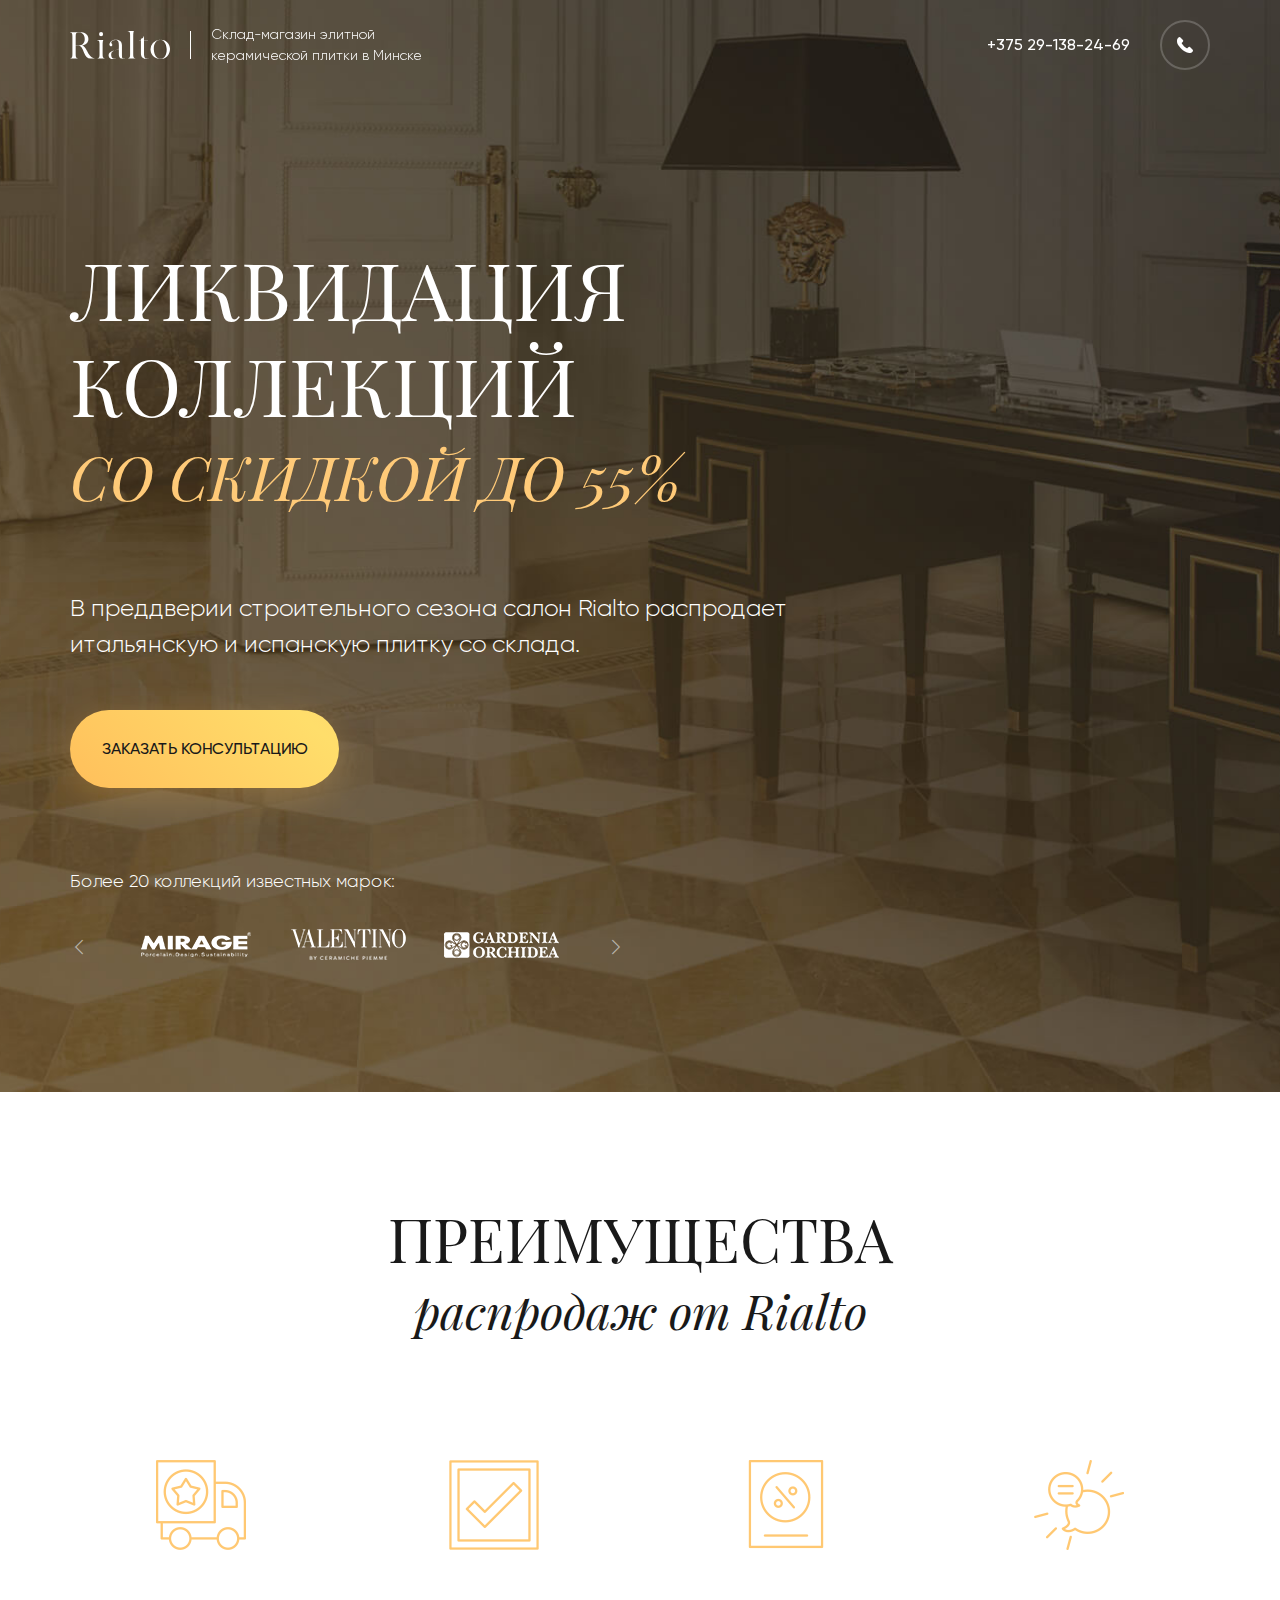
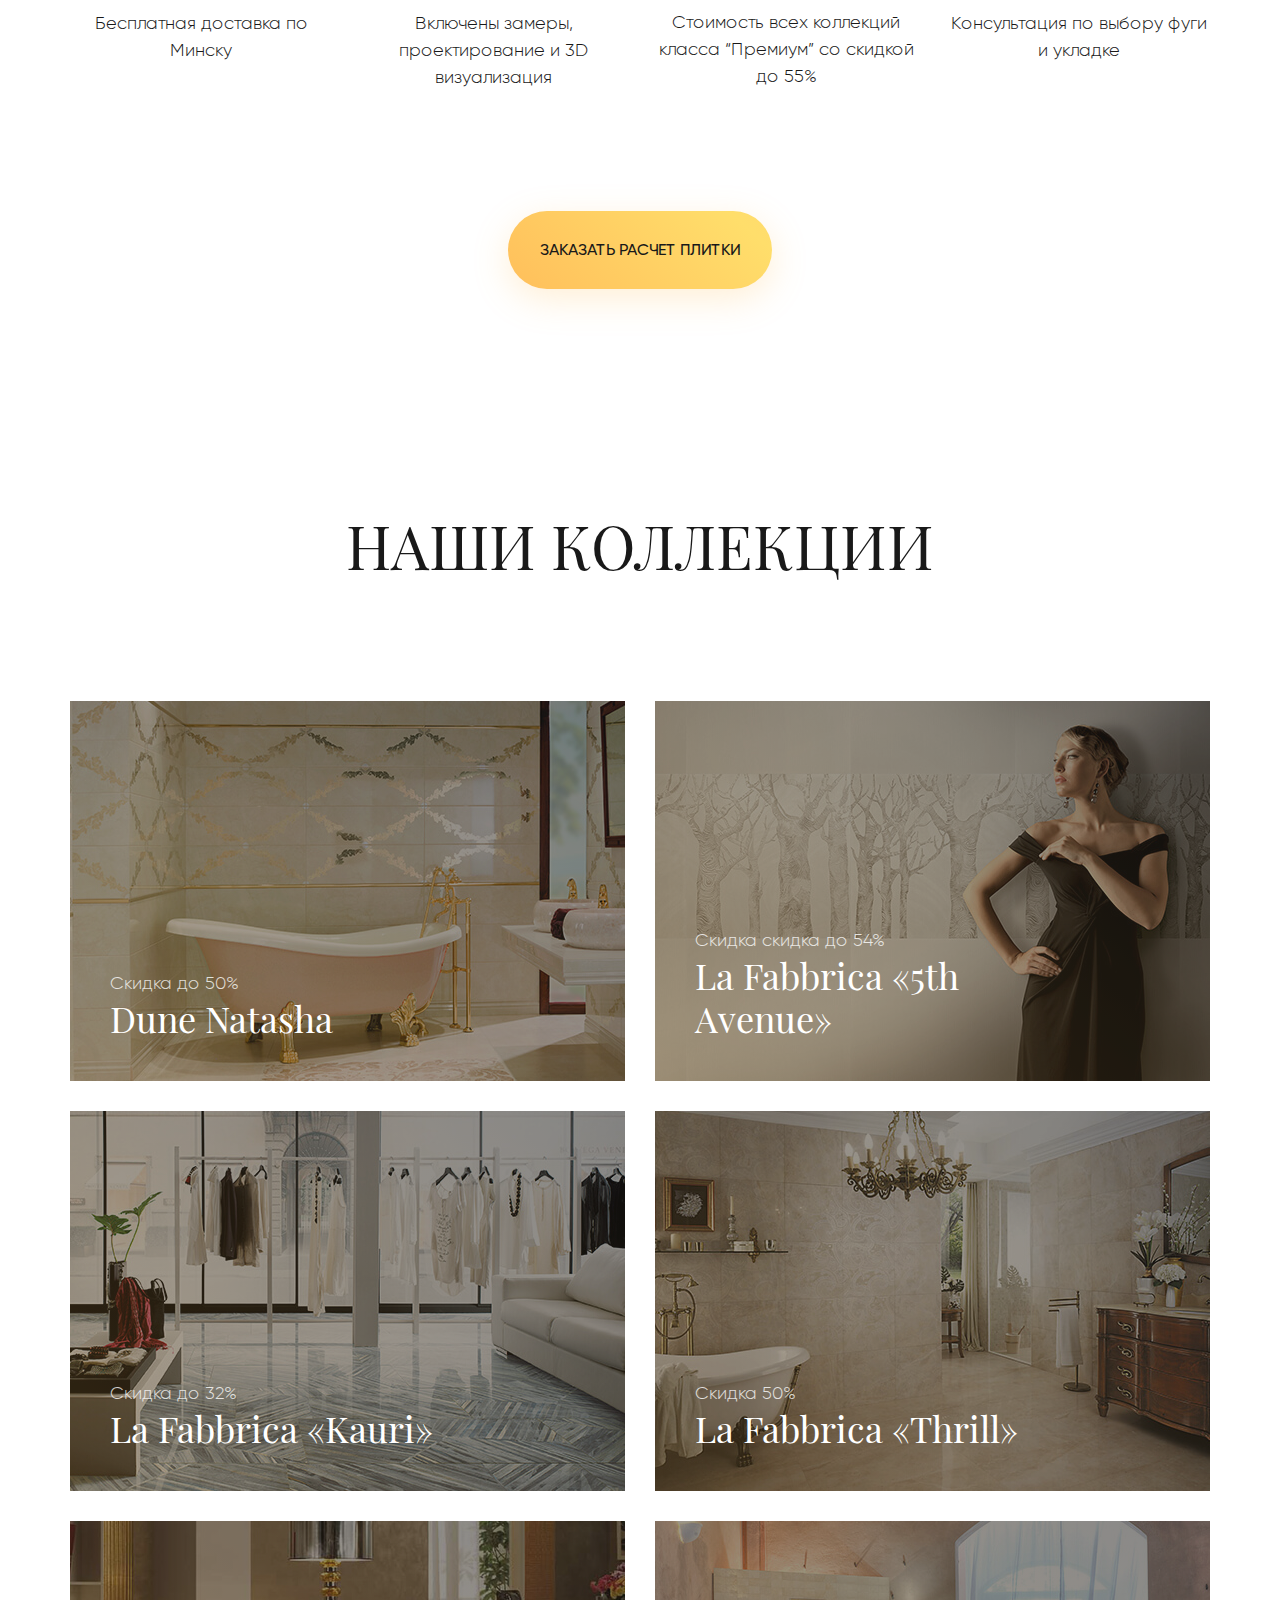
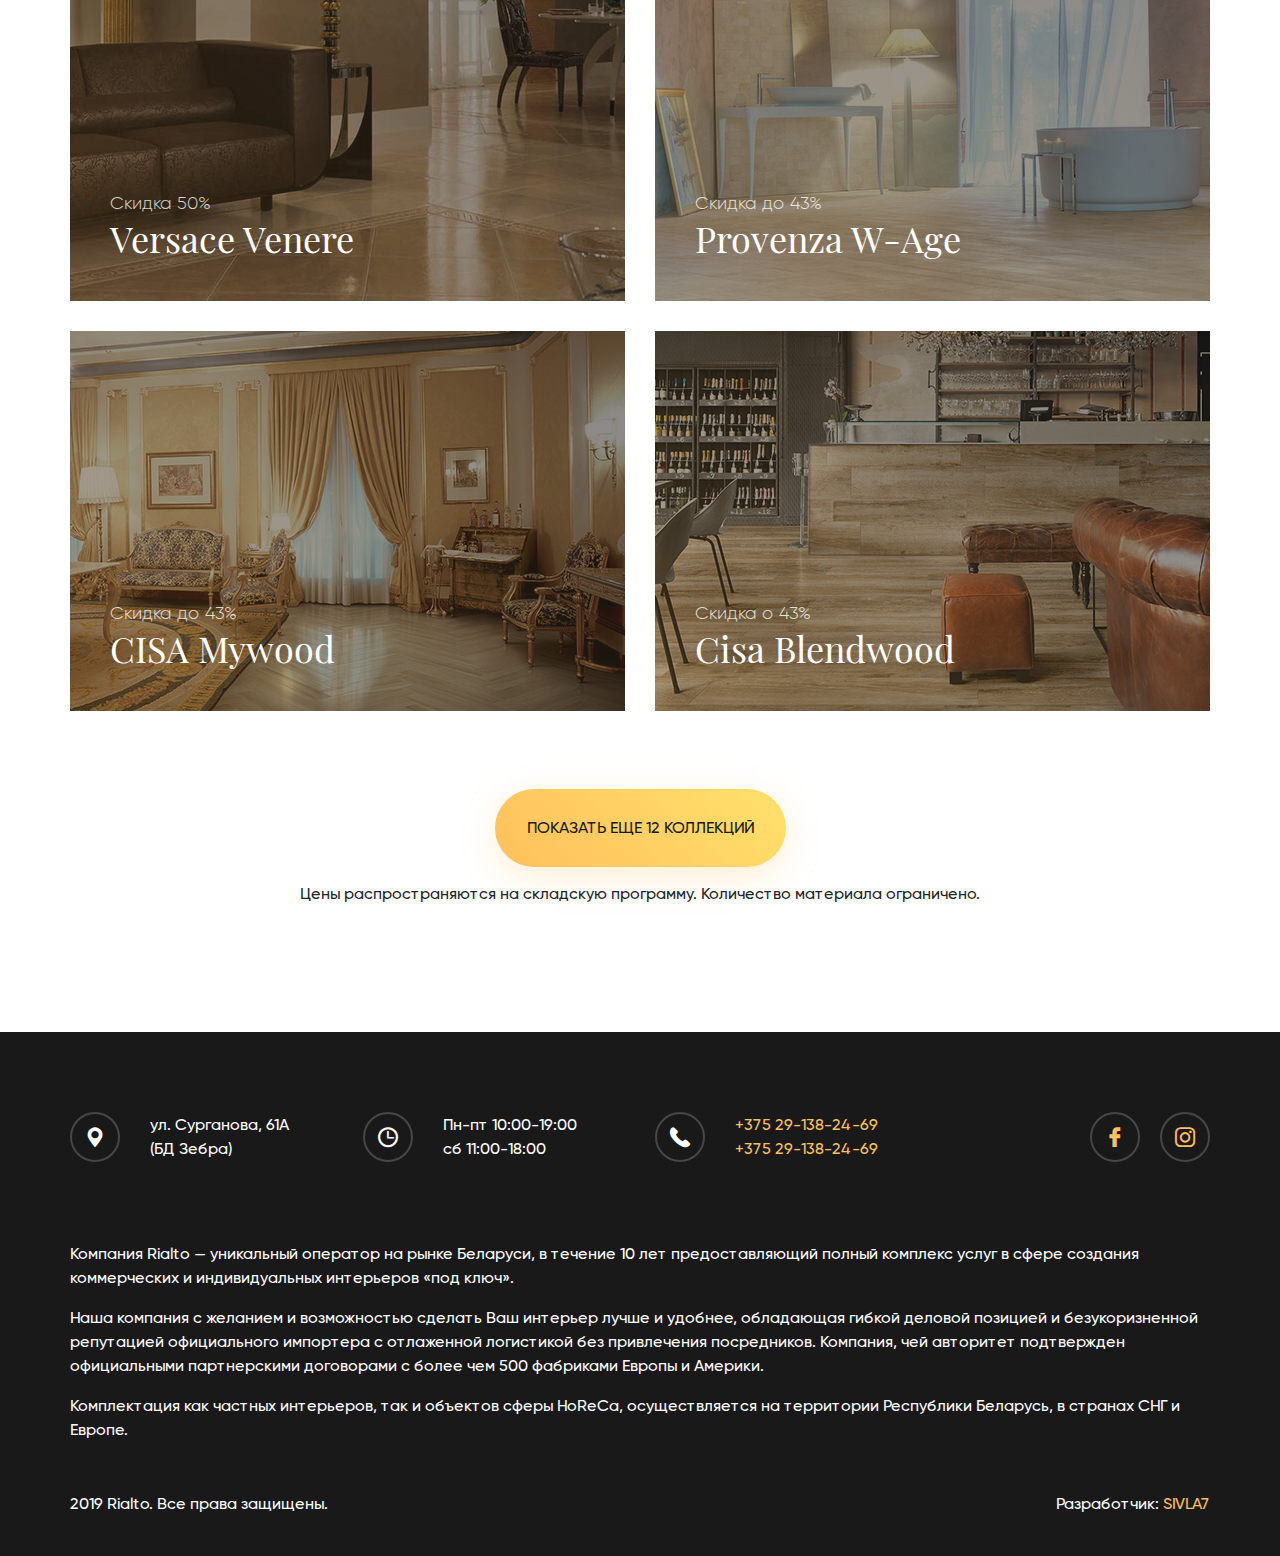
<file: index.html>
<!DOCTYPE html>
<html lang="ru">
  <head>
      
    <meta charset="utf-8" />
    <meta name="viewport" content="width=device-width, initial-scale=1, shrink-to-fit=no" />
    
    <title>Портфолио cтудии Sivenkov</title>
    

    <!-- Favicons BEGIN -->
    <link rel="apple-touch-icon" sizes="180x180" href="/favicon/apple-touch-icon.png">
    <link rel="icon" type="image/png" sizes="32x32" href="/favicon/favicon-32x32.png">
    <link rel="icon" type="image/png" sizes="16x16" href="/favicon/favicon-16x16.png">
    <link rel="manifest" href="/favicon/site.webmanifest">
    <link rel="mask-icon" href="/favicon/safari-pinned-tab.svg" color="#FFC05B">
    <link rel="shortcut icon" href="/favicon/favicon.ico">
    <meta name="msapplication-TileColor" content="#ffb744">
    <meta name="msapplication-config" content="/favicon/browserconfig.xml">
    <meta name="theme-color" content="#ffffff">
    <!-- Favicons END -->
    
    <!-- Style BEGIN -->
    <link rel="stylesheet" href="css/style.bundle.css" />
    <!-- Style END -->

  </head>
  <body>
    <header id="header" class="header fixed-top">
      <div class="container">
        <div class="row justify-content-between">
          <div class="col-4 col-sm-6 col-md-7 col-lg-5 col-xl-4  d-flex flex-row align-items-center">
            <div class="logo">
              <a href="#"><img src="img/logo.svg" class="svg" alt=""/></a>
            </div>
            <div class="logo-description d-none d-md-flex">Склад-магазин элитной керамической плитки в Минске</div>
          </div>
          <div class="col-8 col-sm-6 col-md-5 col-lg-5 col-xl-3">
            <div class="phone justify-content-md-end">
              <a href="tel:+375 29-138-24-69">+375 29-138-24-69</a>
              <a href="#" data-toggle="modal" data-target="#callbackModal"
                > <span class="icon"><i class="icon-call-answer"></i></span></a>
            </div>
          </div>
        </div>
      </div>
    </header>

    <section class="section section-1">
      <div class="container">
        <div class="row">
          <div class="col-lg-8">
            <div class="sct-header">
              <h1>Ликвидация коллекций</h1>
              <h2>со скидкой до 55%</h2>
            </div>
            <p>В преддверии строительного сезона салон Rialto распродает итальянскую и испанскую плитку со склада.</p>
            <div class="mt-5 text-center text-sm-left">
              <a href="#" class="btn btn-primary" data-toggle="modal" data-target="#callbackModal"
                >Заказать консультацию</a>
            </div>
          </div>
        </div>
        <div class="row mt-5rem">
          <div class="col-lg-8 col-xl-6">
            <div class="carousel-label">Более 20 коллекций известных марок:</div>
            <div class="row carousel-brand">
              <div class="col-2 col-sm-1">
                <div class="brand-arrow">
                  <a href="#" class="brand-arrow__prev"><i class="icon-left-arrow"></i></a>
                </div>
              </div>
              <div class="col-8 col-sm-10">
                <div id="carousel-brand">
                  <div class="carousel__item"><img src="uploads/logo1.png" alt="" class="img-fluid" /></div>
                  <div class="carousel__item"><img src="uploads/logo2.png" alt="" class="img-fluid" /></div>
                  <div class="carousel__item"><img src="uploads/logo3.png" alt="" class="img-fluid" /></div>
                  <div class="carousel__item"><img src="uploads/logo4.png" alt="" class="img-fluid" /></div>
                  <div class="carousel__item"><img src="uploads/logo5.png" alt="" class="img-fluid" /></div>
                  <div class="carousel__item"><img src="uploads/logo6.png" alt="" class="img-fluid" /></div>
                  <div class="carousel__item"><img src="uploads/logo7.png" alt="" class="img-fluid" /></div>
                  <div class="carousel__item"><img src="uploads/logo8.png" alt="" class="img-fluid" /></div>
                  <div class="carousel__item"><img src="uploads/logo9.png" alt="" class="img-fluid" /></div>
                  <div class="carousel__item"><img src="uploads/logo10.png" alt="" class="img-fluid" /></div>
                  <div class="carousel__item"><img src="uploads/logo11.png" alt="" class="img-fluid" /></div>
                  <div class="carousel__item"><img src="uploads/logo12.png" alt="" class="img-fluid" /></div>
                  <div class="carousel__item"><img src="uploads/logo13.png" alt="" class="img-fluid" /></div>
                  <div class="carousel__item"><img src="uploads/logo14.png" alt="" class="img-fluid" /></div>
                  <div class="carousel__item"><img src="uploads/logo15.png" alt="" class="img-fluid" /></div>
                  <div class="carousel__item"><img src="uploads/logo16.png" alt="" class="img-fluid" /></div>

                  <div class="carousel__item"><img src="uploads/logo17.png" alt="" class="img-fluid" /></div>
                  <div class="carousel__item"><img src="uploads/logo18.png" alt="" class="img-fluid" /></div>
                </div>
              </div>
              <div class="col-2 col-sm-1">
                <div class="brand-arrow">
                  <a href="#" class="brand-arrow__next"><i class="icon-right-arrow"></i></a>
                </div>
              </div>
            </div>
          </div>
        </div>
      </div>
    </section>

    <section class="section section-2">
      <div class="container">
        <div class="sct-header text-center">
          <h2>Преимущества</h2>
          <h3>распродаж от Rialto</h3>
        </div>

        <div class="row advantages">
          <div class="col-sm-6 col-lg-3 advantages__item">
            <div class="img">
              <img src="uploads/delivery-truck.png" alt="Бесплатная доставка по Минску" class="img-fluid" />
            </div>
            <div class="title">Бесплатная доставка по Минску</div>
          </div>
          <div class="col-sm-6 col-lg-3 advantages__item">
            <div class="img">
              <img src="uploads/accept.png" alt="Включены замеры, проектирование и 3D визуализация" class="img-fluid" />
            </div>
            <div class="title">Включены замеры, проектирование и 3D визуализация</div>
          </div>
          <div class="col-sm-6 col-lg-3 advantages__item">
            <div class="img">
              <img
                src="uploads/discount.png"
                alt="Стоимость всех dколлекций класса “Премиум” со скидкой до 55%"
                class="img-fluid"
              />
            </div>
            <div class="title">Стоимость всех коллекций класса “Премиум” со скидкой до 55%</div>
          </div>
          <div class="col-sm-6 col-lg-3 advantages__item">
            <div class="img">
              <img src="uploads/message.png" alt="Консультация по выбору фуги и укладке" class="img-fluid" />
            </div>
            <div class="title">Консультация по выбору фуги и укладке</div>
          </div>
        </div>
        <div class="text-center">
          <a href="#" class="btn btn-primary btn-calc">Заказать расчет плитки</a>
        </div>
      </div>
    </section>

    <section class="section section-3">
      <div class="container">
        <div class="sct-header text-center">
          <h2>Наши коллекции</h2>
        </div>

        <div class="row collection">
          <div class="col-sm-6">
            <div class="collection__item">
              <div class="img">
                <div class="img"><img src="uploads/collection-1.jpg" alt="Dune Natasha" class="img-fluid" /></div>
              </div>
              <div class="info">
                <div class="stock">Скидка до 50%</div>
                <div class="title">Dune Natasha</div>
                <div class="description">
                  <p class="d-sm-none d-lg-block">
                    Элегантная облицовка под мрамор, которую можно комбинировать с различными видами дизайна.
                  </p>
                  <div class="more-link"><a href="#" data-collection="1">подробнее</a></div>
                </div>
              </div>
            </div>
          </div>
          <div class="col-sm-6">
            <div class="collection__item">
               <div class="img">
                <div class="img"><img src="uploads/collection-2.jpg" alt="La Fabbrica «5th Avenue»" class="img-fluid" /></div>
              </div>
              <div class="info">
                <div class="stock">Скидка скидка до 54%</div>
                <div class="title">La Fabbrica «5th Avenue»</div>
                <div class="description">
                  <p class="d-sm-none d-lg-block">
                    Коллекция La Fabbrica «5th Avenue» - шик и эксклюзив
                  </p>
                  <div class="more-link"><a href="#" data-collection="2">подробнее</a></div>
                </div>
              </div>
            </div>
          </div>
          <div class="col-sm-6">
            <div class="collection__item">
               <div class="img">
                <div class="img"><img src="uploads/collection-3.jpg" alt="La Fabbrica «Kauri»" class="img-fluid" /></div>
              </div>
              <div class="info">
                <div class="stock">Скидка до 32%</div>
                <div class="title">La Fabbrica «Kauri» </div>
                <div class="description">
                  <p class="d-sm-none d-lg-block">
                    Коллекция La Fabbrica «Kauri» - шик и эксклюзив
                  </p>
                  <div class="more-link"><a href="#" data-collection="3">подробнее</a></div>
                </div>
              </div>
            </div>
          </div>
          <div class="col-sm-6">
            <div class="collection__item">
             <div class="img">
                <div class="img"><img src="uploads/collection-4.jpg" alt="La Fabbrica «Thrill»" class="img-fluid" /></div>
              </div>
              <div class="info">
                <div class="stock">Скидка 50%</div>
                <div class="title">La Fabbrica «Thrill» </div>
                <div class="description">
                  <p class="d-sm-none d-lg-block">
                   Великолепная репродукция мрамора от ведущего производителя.
                  </p>
                  <div class="more-link"><a href="#" data-collection="4">подробнее</a></div>
                </div>
              </div>
            </div>
          </div>
          <div class="col-sm-6">
            <div class="collection__item">
               <div class="img">
                <div class="img"><img src="uploads/collection-5.jpg" alt="Versace Venere" class="img-fluid" /></div>
              </div>
              <div class="info">
                <div class="stock">Скидка 50%</div>
                <div class="title">Versace Venere</div>
                <div class="description">
                  <p class="d-sm-none d-lg-block">
                    Классическая коллекция, отражающая самую суть бренда Versace
                  </p>
                  <div class="more-link"><a href="#" data-collection="5">подробнее</a></div>
                </div>
              </div>
            </div>
          </div>
          <div class="col-sm-6">
            <div class="collection__item">
               <div class="img">
                <div class="img"><img src="uploads/collection-6.jpg" alt="Provenza W-Age" class="img-fluid" /></div>
              </div>
              <div class="info">
                <div class="stock">Скидка до 43%</div>
                <div class="title">Provenza W-Age</div>
                <div class="description">
                  <p class="d-sm-none d-lg-block">
                    В серии изображается поперечный срез, сердце дерева, в котором заключена сила и мощь. 
                  </p>
                 <div class="more-link"><a href="#" data-collection="6">подробнее</a></div>
                </div>
              </div>
            </div>
          </div>
          <div class="col-sm-6">
            <div class="collection__item">
             <div class="img">
                <div class="img"><img src="uploads/collection-7.jpg" alt="CISA Mywood" class="img-fluid" /></div>
              </div>
              <div class="info">
                <div class="stock">Скидка до 43%</div>
                <div class="title">CISA Mywood </div>
                <div class="description">
                  <p class="d-sm-none d-lg-block">
                    Коллекция CISA Mywood - керамический паркет с эффектной полуполированной и поверхностью.
                  </p>
                 <div class="more-link"><a href="#" data-collection="7">подробнее</a></div>
                </div>
              </div>
            </div>
          </div>
          <div class="col-sm-6">
            <div class="collection__item">
               <div class="img">
                <div class="img"><img src="uploads/collection-8.jpg" alt="Cisa Blendwood" class="img-fluid" /></div>
              </div>
              <div class="info">
                <div class="stock">Скидка о 43%</div>
                <div class="title">Cisa Blendwood </div>
                <div class="description">
                  <p class="d-sm-none d-lg-block">
                    Cмешение рисунков и сортов древесины, образуя богатую, динамичную, подлинную поверхность.
                  </p>
                  <div class="more-link"><a href="#" data-collection="8">подробнее</a></div>
                </div>
              </div>
            </div>
          </div>
          <div class="col-sm-6">
            <div class="collection__item">
               <div class="img">
                <div class="img"><img src="uploads/collection-9.jpg" alt="Cisa Xilema" class="img-fluid" /></div>
              </div>
              <div class="info">
                <div class="stock">Скидка до 50%</div>
                <div class="title">Cisa Xilema </div>
                <div class="description">
                  <p class="d-sm-none d-lg-block">
                    Оригинальная матовая напольная плитка древесной текстуры.
                  </p>
                  <div class="more-link"><a href="#" data-collection="9">подробнее</a></div>
                </div>
              </div>
            </div>
          </div>
          <div class="col-sm-6">
            <div class="collection__item">
               <div class="img">
                <div class="img"><img src="uploads/collection-10.jpg" alt="Cisa Vintage" class="img-fluid" /></div>
              </div>
              <div class="info">
                <div class="stock">Скидка до 43% </div>
                <div class="title">Cisa Vintage</div>
                <div class="description">
                  <p class="d-sm-none d-lg-block">
                    Коллекция CISA Mywood - керамический паркет с эффектной полуполированной и поверхностью.
                  </p>
                  <div class="more-link"><a href="#" data-collection="10">подробнее</a></div>
                </div>
              </div>
            </div>
          </div>
          <div class="col-sm-6">
            <div class="collection__item">
              <div class="img">
                <div class="img"><img src="uploads/collection-11.jpg" alt="Cisa Skylab" class="img-fluid" /></div>
              </div>
              <div class="info">
                <div class="stock">Скидка до 42%</div>
                <div class="title">Cisa Skylab </div>
                <div class="description">
                  <p class="d-sm-none d-lg-block">
                   Гламурный блеск и индустриальный шик в одной универсальной коллекции.
                  </p>
                   <div class="more-link"><a href="#" data-collection="11">подробнее</a></div>
                </div>
              </div>
            </div>
          </div>
          <div class="col-sm-6">
            <div class="collection__item">
               <div class="img">
                <div class="img"><img src="uploads/collection-12.jpg" alt="Gardenia Orchidea Charme" class="img-fluid" /></div>
              </div>
              <div class="info">
                <div class="stock">Скидка до 50%</div>
                <div class="title">Gardenia Orchidea Charme </div>
                <div class="description">
                  <p class="d-sm-none d-lg-block">
                    Линейка напольной и настенной керамической плитки от прославленного итальянского бренда
                  </p>
                  <div class="more-link"><a href="#" data-collection="12">подробнее</a></div>
                </div>
              </div>
            </div>
          </div>
          <div class="col-sm-6">
            <div class="collection__item">
              <div class="img">
                <div class="img"><img src="uploads/collection-13.jpg" alt="Mirage Jewels" class="img-fluid" /></div>
              </div>
              <div class="info">
                <div class="stock">Скидка до 50%</div>
                <div class="title">Mirage Jewels</div>
                <div class="description">
                  <p class="d-sm-none d-lg-block">
                    Jewels. Каждая плитка - шедевр
                  </p>
                  <div class="more-link"><a href="#" data-collection="13">подробнее</a></div>
                </div>
              </div>
            </div>
          </div>
          <div class="col-sm-6">
            <div class="collection__item">
               <div class="img">
                <div class="img"><img src="uploads/collection-14.jpg" alt="Mirage Officine" class="img-fluid" /></div>
              </div>
              <div class="info">
                <div class="stock">Скидка до 50%</div>
                <div class="title">Mirage Officine</div>
                <div class="description">
                  <p class="d-sm-none d-lg-block">
                    Плитка, которая меняется в зависимости от преломления в ней света.
                  </p>
                   <div class="more-link"><a href="#" data-collection="14">подробнее</a></div>
                </div>
              </div>
            </div>
          </div>
          <div class="col-sm-6">
            <div class="collection__item">
              <div class="img">
                <div class="img"><img src="uploads/collection-15.jpg" alt="Provenza Re-Use" class="img-fluid" /></div>
              </div>
              <div class="info">
                <div class="stock">Скидка до 50%</div>
                <div class="title">Provenza Re-Use</div>
                <div class="description">
                  <p class="d-sm-none d-lg-block">
                   Work. Create. Re-use (Работай. Создавай. Перерабатывай)
                  </p>
                  <div class="more-link"><a href="#" data-collection="15">подробнее</a></div>
                </div>
              </div>
            </div>
          </div>
          <div class="col-sm-6">
            <div class="collection__item">
               <div class="img">
                <div class="img"><img src="uploads/collection-16.jpg" alt="Refin Larix" class="img-fluid" /></div>
              </div>
              <div class="info">
                <div class="stock">Скидка до 63%</div>
                <div class="title">Refin Larix</div>
                <div class="description">
                  <p class="d-sm-none d-lg-block">
                    Тёплая привлекательность древесины.
                  </p>
                  <div class="more-link"><a href="#" data-collection="16">подробнее</a></div>
                </div>
              </div>
            </div>
          </div>
          <div class="col-sm-6">
            <div class="collection__item">
               <div class="img">
                <div class="img"><img src="uploads/collection-17.jpg" alt="Roberto Cavalli Agata" class="img-fluid" /></div>
              </div>
              <div class="info">
                <div class="stock">Скидка до 28%</div>
                <div class="title">Roberto Cavalli Agata</div>
                <div class="description">
                  <p class="d-sm-none d-lg-block">
                    Полуполированная плитка Agata - успешная имитация минерала агата..
                  </p>
                 <div class="more-link"><a href="#" data-collection="17">подробнее</a></div>
                </div>
              </div>
            </div>
          </div>
          <div class="col-sm-6">
            <div class="collection__item">
               <div class="img">
                <div class="img"><img src="uploads/collection-18.jpg" alt="Tanduk & Giaguaromasc" class="img-fluid" /></div>
              </div>
              <div class="info">
                <div class="stock">Скидка до 25%</div>
                <div class="title">Tanduk & Giaguaromasc</div>
                <div class="description">
                  <p class="d-sm-none d-lg-block">
                   Плитка Roberto Cavalli Tanduk & Giaguaromasc рассчитана на отделку респектабельных интерьеров.
                  </p>
                   <div class="more-link"><a href="#" data-collection="18">подробнее</a></div>
                </div>
              </div>
            </div>
          </div>
          <div class="col-sm-6">
            <div class="collection__item">
               <div class="img">
                <div class="img"><img src="uploads/collection-19.jpg" alt="Rinascimento & Signoria" class="img-fluid" /></div>
              </div>
              <div class="info">
                <div class="stock">Скидка до 50%</div>
                <div class="title">Rinascimento & Signoria</div>
                <div class="description">
                  <p class="d-sm-none d-lg-block">
                    Представлена линейкой керамогранита, имитирующего паркет.
                  </p>
                 <div class="more-link"><a href="#" data-collection="19">подробнее</a></div>
                </div>
              </div>
            </div>
          </div>
          <div class="col-sm-6">
            <div class="collection__item">
               <div class="img">
                <div class="img"><img src="uploads/collection-20.jpg" alt="Versace Marble" class="img-fluid" /></div>
              </div>
              <div class="info">
                <div class="stock">Уникальное предложение</div>
                <div class="title">Versace Marble</div>
                <div class="description">
                  <p class="d-sm-none d-lg-block">
                    Девиз разработчиков линии: роскошный вид и абсолютное качество.
                  </p>
                  <div class="more-link"><a href="#" data-collection="20">подробнее</a></div>
                </div>
              </div>
            </div>
          </div>
        </div>
        <div class="text-center mt-3 mt-sm-5">
          <a href="#" class="btn btn-primary show-more-collection">Показать еще 12 коллекций</a>
        </div>
        <p style="text-align:center;padding-top:15px;">Цены распространяются на складскую программу. Количество материала ограничено.</p>
      </div>
    </section>

    <footer class="footer">
      <div class="container">
        <div class="footer__contacts">
          <div class="row">
            <div class="col-8 col-sm-6 col-lg-4 col-xl-3 m-auto">
              <div class="contacts__item address">
                <div class="icon"><i class="icon-placeholder-filled-point"></i></div>
                <div class="value">ул. Сурганова, 61А <br />(БД Зебра)</div>
              </div>
            </div>
            <div class="col-8 col-sm-6 col-lg-4 col-xl-3 m-auto">
              <div class="contacts__item address">
                <div class="icon"><i class="icon-clock-circular-outline"></i></div>
                <div class="value">
                  <ul class="list-unstyled mb-0">
                    <li>Пн-пт 10:00-19:00</li>
                    <li>сб 11:00-18:00</li>
                  </ul>
                </div>
              </div>
            </div>
            <div class="col-8 col-sm-6 col-lg-4 col-xl-3 m-auto">
              <div class="contacts__item phone">
                <div class="icon"><i class="icon-call-answer"></i></div>
                <div class="value">
                  <ul class="list-unstyled mb-0">
                    <li><a href="tel:+375 29-138-24-69">+375 29-138-24-69</a></li>
                    <li><a href="tel:+375 29-138-24-69">+375 29-138-24-69</a></li>
                  </ul>
                </div>
              </div>
            </div>
            <div class="col-sm-6 col-lg-12 col-xl-3">
              <div
                class="contacts__item social justify-content-center justify-content-sm-start justify-content-lg-center justify-content-xl-end"
              >
                <div class="social__item">
                  <a href="https://www.facebook.com/"><i class="icon-facebook-logo"></i></a>
                </div>
                <div class="social__item">
                  <a href="https://instagram.com/"><i class="icon-instagram-logo"></i></a>
                </div>
              </div>
            </div>
          </div>
        </div>
        <div class="footer__content">
          <p>
            Компания Rialto — уникальный оператор на рынке Беларуси, в течение 10 лет предоставляющий полный комплекс
            услуг в сфере создания коммерческих и индивидуальных интерьеров «под ключ».
          </p>
          <p>
            Наша компания с желанием и возможностью сделать Ваш интерьер лучше и удобнее, обладающая гибкой деловой
            позицией и безукоризненной репутацией официального импортера с отлаженной логистикой без привлечения
            посредников. Компания, чей авторитет подтвержден официальными партнерскими договорами с более чем 500
            фабриками Европы и Америки.
          </p>
          <p>
            Комплектация как частных интерьеров, так и объектов сферы HoReCa, осуществляется на территории Республики
            Беларусь, в странах СНГ и Европе.
          </p>
        </div>
        <div class="footer__bottom">
          <div class="row">
            <div class="col-sm-6 copyright text-center text-sm-left">2019 Rialto. Все права защищены.</div>
            <div class="col-sm-6 developer text-center text-sm-right">Разработчик: <a href="vladsivenkov.com">SIVLA7</a></div>
          </div>
        </div>
      </div>
    </footer>

    <div class="modal collection-modal fade" id="collectionModal" tabindex="-1" role="dialog">
      <div class="modal-dialog modal-lg" role="document">
        <div class="modal-content">
          <div class="modal-body modal-body-collection">
            <a href="#" class="close" data-dismiss="modal"><i class="icon-close" aria-hidden="true"></i></a>
            <div class="container-fluid">
              <div class="row">
                <div class="col-lg-7">
                  <div class="collection-modal__content">
                    <h2></h2>
                    <div class="text"></div>
                    <a href="#" class="readMore">Читать больше</a>
                  </div>
                </div>
                <div class="col-lg-5">
                  <div class="collection-modal__products">
                    <div id="carousel-products"></div>
                    <div class="product-btn">
                      <a href="#" class="btn btn-primary btn-calc">Заказать расчет</a>
                    </div>
                    <div class="products-nav">
                      <a href="#" class="product-prev"><i class="icon-left-arrow"></i></a>
                      <a href="#" class="product-next"><i class="icon-right-arrow"></i></a>
                    </div>
                  </div>
                </div>
              </div>
            </div>
          </div>
        </div>
      </div>
    </div>
    <div class="modal callback-modal fade" id="callbackModal" tabindex="-1" role="dialog">
      <div class="modal-dialog" role="document">
        <div class="modal-content">
          <div class="modal-body">
            <a href="#" class="close" data-dismiss="modal"><i class="icon-close" aria-hidden="true"></i></a>
            <div class="form-head">
              <h2 class="text-center">Оставьте заявку</h2>
              <p class="text-center">Мы перезвоним вам и уточним детали</p>
            </div>

            <form action="" id="callBackForm">
              <div class="form-group">
                <input type="text" class="form-control" placeholder="Ваше имя" name="name" required />
              </div>
              <div class="form-group">
                <input type="text" class="form-control" placeholder="Ваш телефон" name="phone" required />
              </div>
              <button type="submit" class="btn btn-primary btn-block">Отправить заявку</button>
            </form>
          </div>
        </div>
      </div>
    </div>
    <div class="modal thx-modal fade" id="thxModal" tabindex="-1" role="dialog">
      <div class="modal-dialog" role="document">
        <div class="modal-content">
          <div class="modal-body">
            <a href="#" class="close" data-dismiss="modal"><i class="icon-close" aria-hidden="true"></i></a>
            <div class="form-head mb-0">
              <h2 class="text-center">
                Спасибо <br />
                за вашу заявку!
              </h2>
              <p class="text-center">Мы перезвоним вам и уточним детали</p>
            </div>
          </div>
        </div>
      </div>
    </div>
    <script src="js/bundle.js"></script>
  </body>
</html>
</file>
<file: css/style.bundle.css>
@font-face{font-family:Playfair Display;src:url(../fonts/PlayfairDisplay-Regular.eot);src:url(../fonts/PlayfairDisplay-Regular.eot?#iefix) format("embedded-opentype"),url(../fonts/PlayfairDisplay-Regular.woff2) format("woff2"),url(../fonts/PlayfairDisplay-Regular.woff) format("woff"),url(../fonts/PlayfairDisplay-Regular.ttf) format("truetype"),url(../fonts/PlayfairDisplay-Regular.svg#PlayfairDisplay-Regular) format("svg");font-weight:400;font-style:normal}@font-face{font-family:Playfair Display;src:url(../fonts/PlayfairDisplay-Italic.eot);src:url(../fonts/PlayfairDisplay-Italic.eot?#iefix) format("embedded-opentype"),url(../fonts/PlayfairDisplay-Italic.woff2) format("woff2"),url(../fonts/PlayfairDisplay-Italic.woff) format("woff"),url(../fonts/PlayfairDisplay-Italic.ttf) format("truetype"),url(../fonts/PlayfairDisplay-Italic.svg#PlayfairDisplay-Italic) format("svg");font-weight:400;font-style:italic}@font-face{font-family:Gilroy;src:url(../fonts/Gilroy-Medium.eot);src:url(../fonts/Gilroy-Medium.eot?#iefix) format("embedded-opentype"),url(../fonts/Gilroy-Medium.woff2) format("woff2"),url(../fonts/Gilroy-Medium.woff) format("woff"),url(../fonts/Gilroy-Medium.ttf) format("truetype"),url(../fonts/Gilroy-Medium.svg#Gilroy-Medium) format("svg");font-weight:500;font-style:normal}@font-face{font-family:Gilroy;src:url(../fonts/Gilroy-Light.eot);src:url(../fonts/Gilroy-Light.eot?#iefix) format("embedded-opentype"),url(../fonts/Gilroy-Light.woff2) format("woff2"),url(../fonts/Gilroy-Light.woff) format("woff"),url(../fonts/Gilroy-Light.ttf) format("truetype"),url(../fonts/Gilroy-Light.svg#Gilroy-Light) format("svg");font-weight:300;font-style:normal}@font-face{font-family:icomoon;src:url(../fonts/icons/icomoon.eot?2vms6y);src:url(../fonts/icons/icomoon.eot?2vms6y#iefix) format("embedded-opentype"),url(../fonts/icons/icomoon.ttf?2vms6y) format("truetype"),url(../fonts/icons/icomoon.woff?2vms6y) format("woff"),url(../fonts/icons/icomoon.svg?2vms6y#icomoon) format("svg");font-weight:400;font-style:normal}[class*=" icon-"],[class^=icon-]{font-family:icomoon!important;speak:none;font-style:normal;font-weight:400;font-variant:normal;text-transform:none;line-height:1;-webkit-font-smoothing:antialiased;-moz-osx-font-smoothing:grayscale}.icon-call-answer:before{content:"\e901"}.icon-clock-circular-outline:before{content:"\e902"}.icon-close:before{content:"\e903"}.icon-facebook-logo:before{content:"\e906"}.icon-instagram-logo:before{content:"\e907"}.icon-left-arrow:before{content:"\e908"}.icon-placeholder-filled-point:before{content:"\e90a"}.icon-right-arrow:before{content:"\e90b"}:root{--blue:#007bff;--indigo:#6610f2;--purple:#6f42c1;--pink:#e83e8c;--red:#dc3545;--orange:#fd7e14;--yellow:#ffc107;--green:#28a745;--teal:#20c997;--cyan:#17a2b8;--white:#fff;--gray:#6c757d;--gray-dark:#343a40;--primary:#ffbf5b;--secondary:#6c757d;--success:#28a745;--info:#17a2b8;--warning:#ffc107;--danger:#dc3545;--light:#f8f9fa;--dark:#343a40;--breakpoint-xs:0;--breakpoint-sm:576px;--breakpoint-md:768px;--breakpoint-lg:992px;--breakpoint-xl:1200px;--font-family-sans-serif:"Gilroy",sans-serif;--font-family-monospace:SFMono-Regular,Menlo,Monaco,Consolas,"Liberation Mono","Courier New",monospace}*,:after,:before{box-sizing:border-box}html{font-family:sans-serif;line-height:1.15;-webkit-text-size-adjust:100%;-webkit-tap-highlight-color:rgba(0,0,0,0)}article,aside,figcaption,figure,footer,header,hgroup,main,nav,section{display:block}body{margin:0;font-family:Gilroy,sans-serif;font-size:1rem;font-weight:500;line-height:1.5;color:#212529;text-align:left;background-color:#fff}[tabindex="-1"]:focus{outline:0!important}hr{box-sizing:content-box;height:0;overflow:visible}h1,h2,h3,h4,h5,h6{margin-top:0;margin-bottom:.5rem}p{margin-top:0;margin-bottom:1rem}abbr[data-original-title],abbr[title]{text-decoration:underline;text-decoration:underline dotted;cursor:help;border-bottom:0;text-decoration-skip-ink:none}address{font-style:normal;line-height:inherit}address,dl,ol,ul{margin-bottom:1rem}dl,ol,ul{margin-top:0}ol ol,ol ul,ul ol,ul ul{margin-bottom:0}dt{font-weight:700}dd{margin-bottom:.5rem;margin-left:0}blockquote{margin:0 0 1rem}b,strong{font-weight:bolder}small{font-size:80%}sub,sup{position:relative;font-size:75%;line-height:0;vertical-align:baseline}sub{bottom:-.25em}sup{top:-.5em}a{color:#ffbf5b;text-decoration:none;background-color:transparent}a:hover{color:#ffa10f;text-decoration:underline}a:not([href]):not([tabindex]),a:not([href]):not([tabindex]):focus,a:not([href]):not([tabindex]):hover{color:inherit;text-decoration:none}a:not([href]):not([tabindex]):focus{outline:0}code,kbd,pre,samp{font-family:SFMono-Regular,Menlo,Monaco,Consolas,Liberation Mono,Courier New,monospace;font-size:1em}pre{margin-top:0;margin-bottom:1rem;overflow:auto}figure{margin:0 0 1rem}img{border-style:none}img,svg{vertical-align:middle}svg{overflow:hidden}table{border-collapse:collapse}caption{padding-top:.75rem;padding-bottom:.75rem;color:#6c757d;text-align:left;caption-side:bottom}th{text-align:inherit}label{display:inline-block;margin-bottom:.5rem}button{border-radius:0}button:focus{outline:1px dotted;outline:5px auto -webkit-focus-ring-color}button,input,optgroup,select,textarea{margin:0;font-family:inherit;font-size:inherit;line-height:inherit}button,input{overflow:visible}button,select{text-transform:none}select{word-wrap:normal}[type=button],[type=reset],[type=submit],button{-webkit-appearance:button}[type=button]:not(:disabled),[type=reset]:not(:disabled),[type=submit]:not(:disabled),button:not(:disabled){cursor:pointer}[type=button]::-moz-focus-inner,[type=reset]::-moz-focus-inner,[type=submit]::-moz-focus-inner,button::-moz-focus-inner{padding:0;border-style:none}input[type=checkbox],input[type=radio]{box-sizing:border-box;padding:0}input[type=date],input[type=datetime-local],input[type=month],input[type=time]{-webkit-appearance:listbox}textarea{overflow:auto;resize:vertical}fieldset{min-width:0;padding:0;margin:0;border:0}legend{display:block;width:100%;max-width:100%;padding:0;margin-bottom:.5rem;font-size:1.5rem;line-height:inherit;color:inherit;white-space:normal}progress{vertical-align:baseline}[type=number]::-webkit-inner-spin-button,[type=number]::-webkit-outer-spin-button{height:auto}[type=search]{outline-offset:-2px;-webkit-appearance:none}[type=search]::-webkit-search-decoration{-webkit-appearance:none}::-webkit-file-upload-button{font:inherit;-webkit-appearance:button}output{display:inline-block}summary{display:list-item;cursor:pointer}template{display:none}[hidden]{display:none!important}.h1,.h2,.h3,.h4,.h5,.h6,h1,h2,h3,h4,h5,h6{margin-bottom:.5rem;font-weight:500;line-height:1.2}.h1,h1{font-size:2.5rem}.h2,h2{font-size:2rem}.h3,h3{font-size:1.75rem}.h4,h4{font-size:1.5rem}.h5,h5{font-size:1.25rem}.h6,h6{font-size:1rem}.lead{font-size:1.25rem;font-weight:300}.display-1{font-size:6rem}.display-1,.display-2{font-weight:300;line-height:1.2}.display-2{font-size:5.5rem}.display-3{font-size:4.5rem}.display-3,.display-4{font-weight:300;line-height:1.2}.display-4{font-size:3.5rem}hr{margin-top:1rem;margin-bottom:1rem;border:0;border-top:1px solid rgba(0,0,0,.1)}.small,small{font-size:80%;font-weight:400}.mark,mark{padding:.2em;background-color:#fcf8e3}.list-inline,.list-unstyled{padding-left:0;list-style:none}.list-inline-item{display:inline-block}.list-inline-item:not(:last-child){margin-right:.5rem}.initialism{font-size:90%;text-transform:uppercase}.blockquote{margin-bottom:1rem;font-size:1.25rem}.blockquote-footer{display:block;font-size:80%;color:#6c757d}.blockquote-footer:before{content:"\2014\00A0"}.img-fluid,.img-thumbnail{max-width:100%;height:auto}.img-thumbnail{padding:.25rem;background-color:#fff;border:1px solid #dee2e6;border-radius:.25rem}.figure{display:inline-block}.figure-img{margin-bottom:.5rem;line-height:1}.figure-caption{font-size:90%;color:#6c757d}code{font-size:87.5%;color:#e83e8c;word-break:break-word}a>code{color:inherit}kbd{padding:.2rem .4rem;font-size:87.5%;color:#fff;background-color:#212529;border-radius:.2rem}kbd kbd{padding:0;font-size:100%;font-weight:700}pre{display:block;font-size:87.5%;color:#212529}pre code{font-size:inherit;color:inherit;word-break:normal}.pre-scrollable{max-height:340px;overflow-y:scroll}.container{width:100%;padding-right:15px;padding-left:15px;margin-right:auto;margin-left:auto}@media (min-width:576px){.container{max-width:540px}}@media (min-width:768px){.container{max-width:720px}}@media (min-width:992px){.container{max-width:960px}}@media (min-width:1200px){.container{max-width:1170px}}.container-fluid{width:100%;padding-right:15px;padding-left:15px;margin-right:auto;margin-left:auto}.row{display:flex;flex-wrap:wrap;margin-right:-15px;margin-left:-15px}.no-gutters{margin-right:0;margin-left:0}.no-gutters>.col,.no-gutters>[class*=col-]{padding-right:0;padding-left:0}.col,.col-1,.col-2,.col-3,.col-4,.col-5,.col-6,.col-7,.col-8,.col-9,.col-10,.col-11,.col-12,.col-auto,.col-lg,.col-lg-1,.col-lg-2,.col-lg-3,.col-lg-4,.col-lg-5,.col-lg-6,.col-lg-7,.col-lg-8,.col-lg-9,.col-lg-10,.col-lg-11,.col-lg-12,.col-lg-auto,.col-md,.col-md-1,.col-md-2,.col-md-3,.col-md-4,.col-md-5,.col-md-6,.col-md-7,.col-md-8,.col-md-9,.col-md-10,.col-md-11,.col-md-12,.col-md-auto,.col-sm,.col-sm-1,.col-sm-2,.col-sm-3,.col-sm-4,.col-sm-5,.col-sm-6,.col-sm-7,.col-sm-8,.col-sm-9,.col-sm-10,.col-sm-11,.col-sm-12,.col-sm-auto,.col-xl,.col-xl-1,.col-xl-2,.col-xl-3,.col-xl-4,.col-xl-5,.col-xl-6,.col-xl-7,.col-xl-8,.col-xl-9,.col-xl-10,.col-xl-11,.col-xl-12,.col-xl-auto{position:relative;width:100%;padding-right:15px;padding-left:15px}.col{flex-basis:0;flex-grow:1;max-width:100%}.col-auto{flex:0 0 auto;width:auto;max-width:100%}.col-1{flex:0 0 8.33333%;max-width:8.33333%}.col-2{flex:0 0 16.66667%;max-width:16.66667%}.col-3{flex:0 0 25%;max-width:25%}.col-4{flex:0 0 33.33333%;max-width:33.33333%}.col-5{flex:0 0 41.66667%;max-width:41.66667%}.col-6{flex:0 0 50%;max-width:50%}.col-7{flex:0 0 58.33333%;max-width:58.33333%}.col-8{flex:0 0 66.66667%;max-width:66.66667%}.col-9{flex:0 0 75%;max-width:75%}.col-10{flex:0 0 83.33333%;max-width:83.33333%}.col-11{flex:0 0 91.66667%;max-width:91.66667%}.col-12{flex:0 0 100%;max-width:100%}.order-first{order:-1}.order-last{order:13}.order-0{order:0}.order-1{order:1}.order-2{order:2}.order-3{order:3}.order-4{order:4}.order-5{order:5}.order-6{order:6}.order-7{order:7}.order-8{order:8}.order-9{order:9}.order-10{order:10}.order-11{order:11}.order-12{order:12}.offset-1{margin-left:8.33333%}.offset-2{margin-left:16.66667%}.offset-3{margin-left:25%}.offset-4{margin-left:33.33333%}.offset-5{margin-left:41.66667%}.offset-6{margin-left:50%}.offset-7{margin-left:58.33333%}.offset-8{margin-left:66.66667%}.offset-9{margin-left:75%}.offset-10{margin-left:83.33333%}.offset-11{margin-left:91.66667%}@media (min-width:576px){.col-sm{flex-basis:0;flex-grow:1;max-width:100%}.col-sm-auto{flex:0 0 auto;width:auto;max-width:100%}.col-sm-1{flex:0 0 8.33333%;max-width:8.33333%}.col-sm-2{flex:0 0 16.66667%;max-width:16.66667%}.col-sm-3{flex:0 0 25%;max-width:25%}.col-sm-4{flex:0 0 33.33333%;max-width:33.33333%}.col-sm-5{flex:0 0 41.66667%;max-width:41.66667%}.col-sm-6{flex:0 0 50%;max-width:50%}.col-sm-7{flex:0 0 58.33333%;max-width:58.33333%}.col-sm-8{flex:0 0 66.66667%;max-width:66.66667%}.col-sm-9{flex:0 0 75%;max-width:75%}.col-sm-10{flex:0 0 83.33333%;max-width:83.33333%}.col-sm-11{flex:0 0 91.66667%;max-width:91.66667%}.col-sm-12{flex:0 0 100%;max-width:100%}.order-sm-first{order:-1}.order-sm-last{order:13}.order-sm-0{order:0}.order-sm-1{order:1}.order-sm-2{order:2}.order-sm-3{order:3}.order-sm-4{order:4}.order-sm-5{order:5}.order-sm-6{order:6}.order-sm-7{order:7}.order-sm-8{order:8}.order-sm-9{order:9}.order-sm-10{order:10}.order-sm-11{order:11}.order-sm-12{order:12}.offset-sm-0{margin-left:0}.offset-sm-1{margin-left:8.33333%}.offset-sm-2{margin-left:16.66667%}.offset-sm-3{margin-left:25%}.offset-sm-4{margin-left:33.33333%}.offset-sm-5{margin-left:41.66667%}.offset-sm-6{margin-left:50%}.offset-sm-7{margin-left:58.33333%}.offset-sm-8{margin-left:66.66667%}.offset-sm-9{margin-left:75%}.offset-sm-10{margin-left:83.33333%}.offset-sm-11{margin-left:91.66667%}}@media (min-width:768px){.col-md{flex-basis:0;flex-grow:1;max-width:100%}.col-md-auto{flex:0 0 auto;width:auto;max-width:100%}.col-md-1{flex:0 0 8.33333%;max-width:8.33333%}.col-md-2{flex:0 0 16.66667%;max-width:16.66667%}.col-md-3{flex:0 0 25%;max-width:25%}.col-md-4{flex:0 0 33.33333%;max-width:33.33333%}.col-md-5{flex:0 0 41.66667%;max-width:41.66667%}.col-md-6{flex:0 0 50%;max-width:50%}.col-md-7{flex:0 0 58.33333%;max-width:58.33333%}.col-md-8{flex:0 0 66.66667%;max-width:66.66667%}.col-md-9{flex:0 0 75%;max-width:75%}.col-md-10{flex:0 0 83.33333%;max-width:83.33333%}.col-md-11{flex:0 0 91.66667%;max-width:91.66667%}.col-md-12{flex:0 0 100%;max-width:100%}.order-md-first{order:-1}.order-md-last{order:13}.order-md-0{order:0}.order-md-1{order:1}.order-md-2{order:2}.order-md-3{order:3}.order-md-4{order:4}.order-md-5{order:5}.order-md-6{order:6}.order-md-7{order:7}.order-md-8{order:8}.order-md-9{order:9}.order-md-10{order:10}.order-md-11{order:11}.order-md-12{order:12}.offset-md-0{margin-left:0}.offset-md-1{margin-left:8.33333%}.offset-md-2{margin-left:16.66667%}.offset-md-3{margin-left:25%}.offset-md-4{margin-left:33.33333%}.offset-md-5{margin-left:41.66667%}.offset-md-6{margin-left:50%}.offset-md-7{margin-left:58.33333%}.offset-md-8{margin-left:66.66667%}.offset-md-9{margin-left:75%}.offset-md-10{margin-left:83.33333%}.offset-md-11{margin-left:91.66667%}}@media (min-width:992px){.col-lg{flex-basis:0;flex-grow:1;max-width:100%}.col-lg-auto{flex:0 0 auto;width:auto;max-width:100%}.col-lg-1{flex:0 0 8.33333%;max-width:8.33333%}.col-lg-2{flex:0 0 16.66667%;max-width:16.66667%}.col-lg-3{flex:0 0 25%;max-width:25%}.col-lg-4{flex:0 0 33.33333%;max-width:33.33333%}.col-lg-5{flex:0 0 41.66667%;max-width:41.66667%}.col-lg-6{flex:0 0 50%;max-width:50%}.col-lg-7{flex:0 0 58.33333%;max-width:58.33333%}.col-lg-8{flex:0 0 66.66667%;max-width:66.66667%}.col-lg-9{flex:0 0 75%;max-width:75%}.col-lg-10{flex:0 0 83.33333%;max-width:83.33333%}.col-lg-11{flex:0 0 91.66667%;max-width:91.66667%}.col-lg-12{flex:0 0 100%;max-width:100%}.order-lg-first{order:-1}.order-lg-last{order:13}.order-lg-0{order:0}.order-lg-1{order:1}.order-lg-2{order:2}.order-lg-3{order:3}.order-lg-4{order:4}.order-lg-5{order:5}.order-lg-6{order:6}.order-lg-7{order:7}.order-lg-8{order:8}.order-lg-9{order:9}.order-lg-10{order:10}.order-lg-11{order:11}.order-lg-12{order:12}.offset-lg-0{margin-left:0}.offset-lg-1{margin-left:8.33333%}.offset-lg-2{margin-left:16.66667%}.offset-lg-3{margin-left:25%}.offset-lg-4{margin-left:33.33333%}.offset-lg-5{margin-left:41.66667%}.offset-lg-6{margin-left:50%}.offset-lg-7{margin-left:58.33333%}.offset-lg-8{margin-left:66.66667%}.offset-lg-9{margin-left:75%}.offset-lg-10{margin-left:83.33333%}.offset-lg-11{margin-left:91.66667%}}@media (min-width:1200px){.col-xl{flex-basis:0;flex-grow:1;max-width:100%}.col-xl-auto{flex:0 0 auto;width:auto;max-width:100%}.col-xl-1{flex:0 0 8.33333%;max-width:8.33333%}.col-xl-2{flex:0 0 16.66667%;max-width:16.66667%}.col-xl-3{flex:0 0 25%;max-width:25%}.col-xl-4{flex:0 0 33.33333%;max-width:33.33333%}.col-xl-5{flex:0 0 41.66667%;max-width:41.66667%}.col-xl-6{flex:0 0 50%;max-width:50%}.col-xl-7{flex:0 0 58.33333%;max-width:58.33333%}.col-xl-8{flex:0 0 66.66667%;max-width:66.66667%}.col-xl-9{flex:0 0 75%;max-width:75%}.col-xl-10{flex:0 0 83.33333%;max-width:83.33333%}.col-xl-11{flex:0 0 91.66667%;max-width:91.66667%}.col-xl-12{flex:0 0 100%;max-width:100%}.order-xl-first{order:-1}.order-xl-last{order:13}.order-xl-0{order:0}.order-xl-1{order:1}.order-xl-2{order:2}.order-xl-3{order:3}.order-xl-4{order:4}.order-xl-5{order:5}.order-xl-6{order:6}.order-xl-7{order:7}.order-xl-8{order:8}.order-xl-9{order:9}.order-xl-10{order:10}.order-xl-11{order:11}.order-xl-12{order:12}.offset-xl-0{margin-left:0}.offset-xl-1{margin-left:8.33333%}.offset-xl-2{margin-left:16.66667%}.offset-xl-3{margin-left:25%}.offset-xl-4{margin-left:33.33333%}.offset-xl-5{margin-left:41.66667%}.offset-xl-6{margin-left:50%}.offset-xl-7{margin-left:58.33333%}.offset-xl-8{margin-left:66.66667%}.offset-xl-9{margin-left:75%}.offset-xl-10{margin-left:83.33333%}.offset-xl-11{margin-left:91.66667%}}.table{width:100%;margin-bottom:1rem;color:#212529}.table td,.table th{padding:.75rem;vertical-align:top;border-top:1px solid #dee2e6}.table thead th{vertical-align:bottom;border-bottom:2px solid #dee2e6}.table tbody+tbody{border-top:2px solid #dee2e6}.table-sm td,.table-sm th{padding:.3rem}.table-bordered,.table-bordered td,.table-bordered th{border:1px solid #dee2e6}.table-bordered thead td,.table-bordered thead th{border-bottom-width:2px}.table-borderless tbody+tbody,.table-borderless td,.table-borderless th,.table-borderless thead th{border:0}.table-striped tbody tr:nth-of-type(odd){background-color:rgba(0,0,0,.05)}.table-hover tbody tr:hover{color:#212529;background-color:rgba(0,0,0,.075)}.table-primary,.table-primary>td,.table-primary>th{background-color:#ffedd1}.table-primary tbody+tbody,.table-primary td,.table-primary th,.table-primary thead th{border-color:#ffdeaa}.table-hover .table-primary:hover,.table-hover .table-primary:hover>td,.table-hover .table-primary:hover>th{background-color:#ffe3b8}.table-secondary,.table-secondary>td,.table-secondary>th{background-color:#d6d8db}.table-secondary tbody+tbody,.table-secondary td,.table-secondary th,.table-secondary thead th{border-color:#b3b7bb}.table-hover .table-secondary:hover,.table-hover .table-secondary:hover>td,.table-hover .table-secondary:hover>th{background-color:#c8cbcf}.table-success,.table-success>td,.table-success>th{background-color:#c3e6cb}.table-success tbody+tbody,.table-success td,.table-success th,.table-success thead th{border-color:#8fd19e}.table-hover .table-success:hover,.table-hover .table-success:hover>td,.table-hover .table-success:hover>th{background-color:#b1dfbb}.table-info,.table-info>td,.table-info>th{background-color:#bee5eb}.table-info tbody+tbody,.table-info td,.table-info th,.table-info thead th{border-color:#86cfda}.table-hover .table-info:hover,.table-hover .table-info:hover>td,.table-hover .table-info:hover>th{background-color:#abdde5}.table-warning,.table-warning>td,.table-warning>th{background-color:#ffeeba}.table-warning tbody+tbody,.table-warning td,.table-warning th,.table-warning thead th{border-color:#ffdf7e}.table-hover .table-warning:hover,.table-hover .table-warning:hover>td,.table-hover .table-warning:hover>th{background-color:#ffe8a1}.table-danger,.table-danger>td,.table-danger>th{background-color:#f5c6cb}.table-danger tbody+tbody,.table-danger td,.table-danger th,.table-danger thead th{border-color:#ed969e}.table-hover .table-danger:hover,.table-hover .table-danger:hover>td,.table-hover .table-danger:hover>th{background-color:#f1b0b7}.table-light,.table-light>td,.table-light>th{background-color:#fdfdfe}.table-light tbody+tbody,.table-light td,.table-light th,.table-light thead th{border-color:#fbfcfc}.table-hover .table-light:hover,.table-hover .table-light:hover>td,.table-hover .table-light:hover>th{background-color:#ececf6}.table-dark,.table-dark>td,.table-dark>th{background-color:#c6c8ca}.table-dark tbody+tbody,.table-dark td,.table-dark th,.table-dark thead th{border-color:#95999c}.table-hover .table-dark:hover,.table-hover .table-dark:hover>td,.table-hover .table-dark:hover>th{background-color:#b9bbbe}.table-active,.table-active>td,.table-active>th,.table-hover .table-active:hover,.table-hover .table-active:hover>td,.table-hover .table-active:hover>th{background-color:rgba(0,0,0,.075)}.table .thead-dark th{color:#fff;background-color:#343a40;border-color:#454d55}.table .thead-light th{color:#495057;background-color:#e9ecef;border-color:#dee2e6}.table-dark{color:#fff;background-color:#343a40}.table-dark td,.table-dark th,.table-dark thead th{border-color:#454d55}.table-dark.table-bordered{border:0}.table-dark.table-striped tbody tr:nth-of-type(odd){background-color:hsla(0,0%,100%,.05)}.table-dark.table-hover tbody tr:hover{color:#fff;background-color:hsla(0,0%,100%,.075)}@media (max-width:575.98px){.table-responsive-sm{display:block;width:100%;overflow-x:auto;-webkit-overflow-scrolling:touch}.table-responsive-sm>.table-bordered{border:0}}@media (max-width:767.98px){.table-responsive-md{display:block;width:100%;overflow-x:auto;-webkit-overflow-scrolling:touch}.table-responsive-md>.table-bordered{border:0}}@media (max-width:991.98px){.table-responsive-lg{display:block;width:100%;overflow-x:auto;-webkit-overflow-scrolling:touch}.table-responsive-lg>.table-bordered{border:0}}@media (max-width:1199.98px){.table-responsive-xl{display:block;width:100%;overflow-x:auto;-webkit-overflow-scrolling:touch}.table-responsive-xl>.table-bordered{border:0}}.table-responsive{display:block;width:100%;overflow-x:auto;-webkit-overflow-scrolling:touch}.table-responsive>.table-bordered{border:0}.form-control{display:block;width:100%;height:calc(1em + 2.7rem + 2px);padding:1.35rem 1.5rem;font-size:.875rem;font-weight:500;line-height:1;color:#495057;background-color:#f1f1f1;background-clip:padding-box;border:1px solid #ced4da;border-radius:.625rem;transition:border-color .15s ease-in-out,box-shadow .15s ease-in-out}@media (prefers-reduced-motion:reduce){.form-control{transition:none}}.form-control::-ms-expand{background-color:transparent;border:0}.form-control:focus{color:#495057;background-color:#f1f1f1;border-color:#fff1db;outline:0;box-shadow:0 0 0 .2rem rgba(255,191,91,.25)}.form-control::placeholder{color:#6c757d;opacity:1}.form-control:disabled,.form-control[readonly]{background-color:#e9ecef;opacity:1}select.form-control:focus::-ms-value{color:#495057;background-color:#f1f1f1}.form-control-file,.form-control-range{display:block;width:100%}.col-form-label{padding-top:calc(1.35rem + 1px);padding-bottom:calc(1.35rem + 1px);margin-bottom:0;font-size:inherit;line-height:1}.col-form-label-lg{padding-top:calc(.5rem + 1px);padding-bottom:calc(.5rem + 1px);font-size:1.25rem;line-height:1.5}.col-form-label-sm{padding-top:calc(.25rem + 1px);padding-bottom:calc(.25rem + 1px);font-size:.875rem;line-height:1.5}.form-control-plaintext{display:block;width:100%;padding-top:1.35rem;padding-bottom:1.35rem;margin-bottom:0;line-height:1;color:#212529;background-color:transparent;border:solid transparent;border-width:1px 0}.form-control-plaintext.form-control-lg,.form-control-plaintext.form-control-sm{padding-right:0;padding-left:0}.form-control-sm{height:calc(1.5em + .5rem + 2px);padding:.25rem .5rem;font-size:.875rem;line-height:1.5;border-radius:.2rem}.form-control-lg{height:calc(1.5em + 1rem + 2px);padding:.5rem 1rem;font-size:1.25rem;line-height:1.5;border-radius:.3rem}select.form-control[multiple],select.form-control[size],textarea.form-control{height:auto}.form-group{margin-bottom:1rem}.form-text{display:block;margin-top:.25rem}.form-row{display:flex;flex-wrap:wrap;margin-right:-5px;margin-left:-5px}.form-row>.col,.form-row>[class*=col-]{padding-right:5px;padding-left:5px}.form-check{position:relative;display:block;padding-left:1.25rem}.form-check-input{position:absolute;margin-top:.3rem;margin-left:-1.25rem}.form-check-input:disabled~.form-check-label{color:#6c757d}.form-check-label{margin-bottom:0}.form-check-inline{display:inline-flex;align-items:center;padding-left:0;margin-right:.75rem}.form-check-inline .form-check-input{position:static;margin-top:0;margin-right:.3125rem;margin-left:0}.valid-feedback{display:none;width:100%;margin-top:.25rem;font-size:80%;color:#28a745}.valid-tooltip{position:absolute;top:100%;z-index:5;display:none;max-width:100%;padding:.25rem .5rem;margin-top:.1rem;font-size:.875rem;line-height:1.5;color:#fff;background-color:rgba(40,167,69,.9);border-radius:.25rem}.form-control.is-valid,.was-validated .form-control:valid{border-color:#28a745;padding-right:calc(1em + 2.7rem);background-image:url("data:image/svg+xml;charset=utf-8,%3Csvg xmlns='http://www.w3.org/2000/svg' viewBox='0 0 8 8'%3E%3Cpath fill='%2328a745' d='M2.3 6.73L.6 4.53c-.4-1.04.46-1.4 1.1-.8l1.1 1.4 3.4-3.8c.6-.63 1.6-.27 1.2.7l-4 4.6c-.43.5-.8.4-1.1.1z'/%3E%3C/svg%3E");background-repeat:no-repeat;background-position:100% calc(.25em + .675rem);background-size:calc(.5em + 1.35rem) calc(.5em + 1.35rem)}.form-control.is-valid:focus,.was-validated .form-control:valid:focus{border-color:#28a745;box-shadow:0 0 0 .2rem rgba(40,167,69,.25)}.form-control.is-valid~.valid-feedback,.form-control.is-valid~.valid-tooltip,.was-validated .form-control:valid~.valid-feedback,.was-validated .form-control:valid~.valid-tooltip{display:block}.was-validated textarea.form-control:valid,textarea.form-control.is-valid{padding-right:calc(1em + 2.7rem);background-position:top calc(.25em + .675rem) right calc(.25em + .675rem)}.custom-select.is-valid,.was-validated .custom-select:valid{border-color:#28a745;padding-right:calc((3em + 8.1rem)/4 + 2.5rem);background:url("data:image/svg+xml;charset=utf-8,%3Csvg xmlns='http://www.w3.org/2000/svg' viewBox='0 0 4 5'%3E%3Cpath fill='%23343a40' d='M2 0L0 2h4zm0 5L0 3h4z'/%3E%3C/svg%3E") no-repeat right 1.5rem center/8px 10px,url("data:image/svg+xml;charset=utf-8,%3Csvg xmlns='http://www.w3.org/2000/svg' viewBox='0 0 8 8'%3E%3Cpath fill='%2328a745' d='M2.3 6.73L.6 4.53c-.4-1.04.46-1.4 1.1-.8l1.1 1.4 3.4-3.8c.6-.63 1.6-.27 1.2.7l-4 4.6c-.43.5-.8.4-1.1.1z'/%3E%3C/svg%3E") #f1f1f1 no-repeat center right 2.5rem/calc(.5em + 1.35rem) calc(.5em + 1.35rem)}.custom-select.is-valid:focus,.was-validated .custom-select:valid:focus{border-color:#28a745;box-shadow:0 0 0 .2rem rgba(40,167,69,.25)}.custom-select.is-valid~.valid-feedback,.custom-select.is-valid~.valid-tooltip,.form-control-file.is-valid~.valid-feedback,.form-control-file.is-valid~.valid-tooltip,.was-validated .custom-select:valid~.valid-feedback,.was-validated .custom-select:valid~.valid-tooltip,.was-validated .form-control-file:valid~.valid-feedback,.was-validated .form-control-file:valid~.valid-tooltip{display:block}.form-check-input.is-valid~.form-check-label,.was-validated .form-check-input:valid~.form-check-label{color:#28a745}.form-check-input.is-valid~.valid-feedback,.form-check-input.is-valid~.valid-tooltip,.was-validated .form-check-input:valid~.valid-feedback,.was-validated .form-check-input:valid~.valid-tooltip{display:block}.custom-control-input.is-valid~.custom-control-label,.was-validated .custom-control-input:valid~.custom-control-label{color:#28a745}.custom-control-input.is-valid~.custom-control-label:before,.was-validated .custom-control-input:valid~.custom-control-label:before{border-color:#28a745}.custom-control-input.is-valid~.valid-feedback,.custom-control-input.is-valid~.valid-tooltip,.was-validated .custom-control-input:valid~.valid-feedback,.was-validated .custom-control-input:valid~.valid-tooltip{display:block}.custom-control-input.is-valid:checked~.custom-control-label:before,.was-validated .custom-control-input:valid:checked~.custom-control-label:before{border-color:#34ce57;background-color:#34ce57}.custom-control-input.is-valid:focus~.custom-control-label:before,.was-validated .custom-control-input:valid:focus~.custom-control-label:before{box-shadow:0 0 0 .2rem rgba(40,167,69,.25)}.custom-control-input.is-valid:focus:not(:checked)~.custom-control-label:before,.custom-file-input.is-valid~.custom-file-label,.was-validated .custom-control-input:valid:focus:not(:checked)~.custom-control-label:before,.was-validated .custom-file-input:valid~.custom-file-label{border-color:#28a745}.custom-file-input.is-valid~.valid-feedback,.custom-file-input.is-valid~.valid-tooltip,.was-validated .custom-file-input:valid~.valid-feedback,.was-validated .custom-file-input:valid~.valid-tooltip{display:block}.custom-file-input.is-valid:focus~.custom-file-label,.was-validated .custom-file-input:valid:focus~.custom-file-label{border-color:#28a745;box-shadow:0 0 0 .2rem rgba(40,167,69,.25)}.invalid-feedback{display:none;width:100%;margin-top:.25rem;font-size:80%;color:#dc3545}.invalid-tooltip{position:absolute;top:100%;z-index:5;display:none;max-width:100%;padding:.25rem .5rem;margin-top:.1rem;font-size:.875rem;line-height:1.5;color:#fff;background-color:rgba(220,53,69,.9);border-radius:.25rem}.form-control.is-invalid,.was-validated .form-control:invalid{border-color:#dc3545;padding-right:calc(1em + 2.7rem);background-image:url("data:image/svg+xml;charset=utf-8,%3Csvg xmlns='http://www.w3.org/2000/svg' fill='%23dc3545' viewBox='-2 -2 7 7'%3E%3Cpath stroke='%23dc3545' d='M0 0l3 3m0-3L0 3'/%3E%3Ccircle r='.5'/%3E%3Ccircle cx='3' r='.5'/%3E%3Ccircle cy='3' r='.5'/%3E%3Ccircle cx='3' cy='3' r='.5'/%3E%3C/svg%3E");background-repeat:no-repeat;background-position:100% calc(.25em + .675rem);background-size:calc(.5em + 1.35rem) calc(.5em + 1.35rem)}.form-control.is-invalid:focus,.was-validated .form-control:invalid:focus{border-color:#dc3545;box-shadow:0 0 0 .2rem rgba(220,53,69,.25)}.form-control.is-invalid~.invalid-feedback,.form-control.is-invalid~.invalid-tooltip,.was-validated .form-control:invalid~.invalid-feedback,.was-validated .form-control:invalid~.invalid-tooltip{display:block}.was-validated textarea.form-control:invalid,textarea.form-control.is-invalid{padding-right:calc(1em + 2.7rem);background-position:top calc(.25em + .675rem) right calc(.25em + .675rem)}.custom-select.is-invalid,.was-validated .custom-select:invalid{border-color:#dc3545;padding-right:calc((3em + 8.1rem)/4 + 2.5rem);background:url("data:image/svg+xml;charset=utf-8,%3Csvg xmlns='http://www.w3.org/2000/svg' viewBox='0 0 4 5'%3E%3Cpath fill='%23343a40' d='M2 0L0 2h4zm0 5L0 3h4z'/%3E%3C/svg%3E") no-repeat right 1.5rem center/8px 10px,url("data:image/svg+xml;charset=utf-8,%3Csvg xmlns='http://www.w3.org/2000/svg' fill='%23dc3545' viewBox='-2 -2 7 7'%3E%3Cpath stroke='%23dc3545' d='M0 0l3 3m0-3L0 3'/%3E%3Ccircle r='.5'/%3E%3Ccircle cx='3' r='.5'/%3E%3Ccircle cy='3' r='.5'/%3E%3Ccircle cx='3' cy='3' r='.5'/%3E%3C/svg%3E") #f1f1f1 no-repeat center right 2.5rem/calc(.5em + 1.35rem) calc(.5em + 1.35rem)}.custom-select.is-invalid:focus,.was-validated .custom-select:invalid:focus{border-color:#dc3545;box-shadow:0 0 0 .2rem rgba(220,53,69,.25)}.custom-select.is-invalid~.invalid-feedback,.custom-select.is-invalid~.invalid-tooltip,.form-control-file.is-invalid~.invalid-feedback,.form-control-file.is-invalid~.invalid-tooltip,.was-validated .custom-select:invalid~.invalid-feedback,.was-validated .custom-select:invalid~.invalid-tooltip,.was-validated .form-control-file:invalid~.invalid-feedback,.was-validated .form-control-file:invalid~.invalid-tooltip{display:block}.form-check-input.is-invalid~.form-check-label,.was-validated .form-check-input:invalid~.form-check-label{color:#dc3545}.form-check-input.is-invalid~.invalid-feedback,.form-check-input.is-invalid~.invalid-tooltip,.was-validated .form-check-input:invalid~.invalid-feedback,.was-validated .form-check-input:invalid~.invalid-tooltip{display:block}.custom-control-input.is-invalid~.custom-control-label,.was-validated .custom-control-input:invalid~.custom-control-label{color:#dc3545}.custom-control-input.is-invalid~.custom-control-label:before,.was-validated .custom-control-input:invalid~.custom-control-label:before{border-color:#dc3545}.custom-control-input.is-invalid~.invalid-feedback,.custom-control-input.is-invalid~.invalid-tooltip,.was-validated .custom-control-input:invalid~.invalid-feedback,.was-validated .custom-control-input:invalid~.invalid-tooltip{display:block}.custom-control-input.is-invalid:checked~.custom-control-label:before,.was-validated .custom-control-input:invalid:checked~.custom-control-label:before{border-color:#e4606d;background-color:#e4606d}.custom-control-input.is-invalid:focus~.custom-control-label:before,.was-validated .custom-control-input:invalid:focus~.custom-control-label:before{box-shadow:0 0 0 .2rem rgba(220,53,69,.25)}.custom-control-input.is-invalid:focus:not(:checked)~.custom-control-label:before,.custom-file-input.is-invalid~.custom-file-label,.was-validated .custom-control-input:invalid:focus:not(:checked)~.custom-control-label:before,.was-validated .custom-file-input:invalid~.custom-file-label{border-color:#dc3545}.custom-file-input.is-invalid~.invalid-feedback,.custom-file-input.is-invalid~.invalid-tooltip,.was-validated .custom-file-input:invalid~.invalid-feedback,.was-validated .custom-file-input:invalid~.invalid-tooltip{display:block}.custom-file-input.is-invalid:focus~.custom-file-label,.was-validated .custom-file-input:invalid:focus~.custom-file-label{border-color:#dc3545;box-shadow:0 0 0 .2rem rgba(220,53,69,.25)}.form-inline{display:flex;flex-flow:row wrap;align-items:center}.form-inline .form-check{width:100%}@media (min-width:576px){.form-inline label{justify-content:center}.form-inline .form-group,.form-inline label{display:flex;align-items:center;margin-bottom:0}.form-inline .form-group{flex:0 0 auto;flex-flow:row wrap}.form-inline .form-control{display:inline-block;width:auto;vertical-align:middle}.form-inline .form-control-plaintext{display:inline-block}.form-inline .custom-select,.form-inline .input-group{width:auto}.form-inline .form-check{display:flex;align-items:center;justify-content:center;width:auto;padding-left:0}.form-inline .form-check-input{position:relative;flex-shrink:0;margin-top:0;margin-right:.25rem;margin-left:0}.form-inline .custom-control{align-items:center;justify-content:center}.form-inline .custom-control-label{margin-bottom:0}}.btn{display:inline-block;font-weight:500;color:#212529;text-align:center;vertical-align:middle;user-select:none;background-color:transparent;border:0 solid transparent;padding:1.938rem 2rem;font-size:1rem;line-height:1;border-radius:2.5rem;transition:color .15s ease-in-out,background-color .15s ease-in-out,border-color .15s ease-in-out,box-shadow .15s ease-in-out}@media (prefers-reduced-motion:reduce){.btn{transition:none}}.btn:hover{color:#212529;text-decoration:none}.btn.focus,.btn:focus{outline:0;box-shadow:0 0 0 .2rem rgba(255,191,91,.25)}.btn.disabled,.btn:disabled{opacity:.65}a.btn.disabled,fieldset:disabled a.btn{pointer-events:none}.btn-primary{color:#212529;background-color:#ffbf5b;border-color:#ffbf5b}.btn-primary:hover{color:#212529;background-color:#ffb035;border-color:#ffab28}.btn-primary.focus,.btn-primary:focus{box-shadow:0 0 0 .2rem rgba(222,168,84,.5)}.btn-primary.disabled,.btn-primary:disabled{color:#212529;background-color:#ffbf5b;border-color:#ffbf5b}.btn-primary:not(:disabled):not(.disabled).active,.btn-primary:not(:disabled):not(.disabled):active,.show>.btn-primary.dropdown-toggle{color:#212529;background-color:#ffab28;border-color:#ffa61b}.btn-primary:not(:disabled):not(.disabled).active:focus,.btn-primary:not(:disabled):not(.disabled):active:focus,.show>.btn-primary.dropdown-toggle:focus{box-shadow:0 0 0 .2rem rgba(222,168,84,.5)}.btn-secondary{color:#fff;background-color:#6c757d;border-color:#6c757d}.btn-secondary:hover{color:#fff;background-color:#5a6268;border-color:#545b62}.btn-secondary.focus,.btn-secondary:focus{box-shadow:0 0 0 .2rem rgba(130,138,145,.5)}.btn-secondary.disabled,.btn-secondary:disabled{color:#fff;background-color:#6c757d;border-color:#6c757d}.btn-secondary:not(:disabled):not(.disabled).active,.btn-secondary:not(:disabled):not(.disabled):active,.show>.btn-secondary.dropdown-toggle{color:#fff;background-color:#545b62;border-color:#4e555b}.btn-secondary:not(:disabled):not(.disabled).active:focus,.btn-secondary:not(:disabled):not(.disabled):active:focus,.show>.btn-secondary.dropdown-toggle:focus{box-shadow:0 0 0 .2rem rgba(130,138,145,.5)}.btn-success{color:#fff;background-color:#28a745;border-color:#28a745}.btn-success:hover{color:#fff;background-color:#218838;border-color:#1e7e34}.btn-success.focus,.btn-success:focus{box-shadow:0 0 0 .2rem rgba(72,180,97,.5)}.btn-success.disabled,.btn-success:disabled{color:#fff;background-color:#28a745;border-color:#28a745}.btn-success:not(:disabled):not(.disabled).active,.btn-success:not(:disabled):not(.disabled):active,.show>.btn-success.dropdown-toggle{color:#fff;background-color:#1e7e34;border-color:#1c7430}.btn-success:not(:disabled):not(.disabled).active:focus,.btn-success:not(:disabled):not(.disabled):active:focus,.show>.btn-success.dropdown-toggle:focus{box-shadow:0 0 0 .2rem rgba(72,180,97,.5)}.btn-info{color:#fff;background-color:#17a2b8;border-color:#17a2b8}.btn-info:hover{color:#fff;background-color:#138496;border-color:#117a8b}.btn-info.focus,.btn-info:focus{box-shadow:0 0 0 .2rem rgba(58,176,195,.5)}.btn-info.disabled,.btn-info:disabled{color:#fff;background-color:#17a2b8;border-color:#17a2b8}.btn-info:not(:disabled):not(.disabled).active,.btn-info:not(:disabled):not(.disabled):active,.show>.btn-info.dropdown-toggle{color:#fff;background-color:#117a8b;border-color:#10707f}.btn-info:not(:disabled):not(.disabled).active:focus,.btn-info:not(:disabled):not(.disabled):active:focus,.show>.btn-info.dropdown-toggle:focus{box-shadow:0 0 0 .2rem rgba(58,176,195,.5)}.btn-warning{color:#212529;background-color:#ffc107;border-color:#ffc107}.btn-warning:hover{color:#212529;background-color:#e0a800;border-color:#d39e00}.btn-warning.focus,.btn-warning:focus{box-shadow:0 0 0 .2rem rgba(222,170,12,.5)}.btn-warning.disabled,.btn-warning:disabled{color:#212529;background-color:#ffc107;border-color:#ffc107}.btn-warning:not(:disabled):not(.disabled).active,.btn-warning:not(:disabled):not(.disabled):active,.show>.btn-warning.dropdown-toggle{color:#212529;background-color:#d39e00;border-color:#c69500}.btn-warning:not(:disabled):not(.disabled).active:focus,.btn-warning:not(:disabled):not(.disabled):active:focus,.show>.btn-warning.dropdown-toggle:focus{box-shadow:0 0 0 .2rem rgba(222,170,12,.5)}.btn-danger{color:#fff;background-color:#dc3545;border-color:#dc3545}.btn-danger:hover{color:#fff;background-color:#c82333;border-color:#bd2130}.btn-danger.focus,.btn-danger:focus{box-shadow:0 0 0 .2rem rgba(225,83,97,.5)}.btn-danger.disabled,.btn-danger:disabled{color:#fff;background-color:#dc3545;border-color:#dc3545}.btn-danger:not(:disabled):not(.disabled).active,.btn-danger:not(:disabled):not(.disabled):active,.show>.btn-danger.dropdown-toggle{color:#fff;background-color:#bd2130;border-color:#b21f2d}.btn-danger:not(:disabled):not(.disabled).active:focus,.btn-danger:not(:disabled):not(.disabled):active:focus,.show>.btn-danger.dropdown-toggle:focus{box-shadow:0 0 0 .2rem rgba(225,83,97,.5)}.btn-light{color:#212529;background-color:#f8f9fa;border-color:#f8f9fa}.btn-light:hover{color:#212529;background-color:#e2e6ea;border-color:#dae0e5}.btn-light.focus,.btn-light:focus{box-shadow:0 0 0 .2rem rgba(216,217,219,.5)}.btn-light.disabled,.btn-light:disabled{color:#212529;background-color:#f8f9fa;border-color:#f8f9fa}.btn-light:not(:disabled):not(.disabled).active,.btn-light:not(:disabled):not(.disabled):active,.show>.btn-light.dropdown-toggle{color:#212529;background-color:#dae0e5;border-color:#d3d9df}.btn-light:not(:disabled):not(.disabled).active:focus,.btn-light:not(:disabled):not(.disabled):active:focus,.show>.btn-light.dropdown-toggle:focus{box-shadow:0 0 0 .2rem rgba(216,217,219,.5)}.btn-dark{color:#fff;background-color:#343a40;border-color:#343a40}.btn-dark:hover{color:#fff;background-color:#23272b;border-color:#1d2124}.btn-dark.focus,.btn-dark:focus{box-shadow:0 0 0 .2rem rgba(82,88,93,.5)}.btn-dark.disabled,.btn-dark:disabled{color:#fff;background-color:#343a40;border-color:#343a40}.btn-dark:not(:disabled):not(.disabled).active,.btn-dark:not(:disabled):not(.disabled):active,.show>.btn-dark.dropdown-toggle{color:#fff;background-color:#1d2124;border-color:#171a1d}.btn-dark:not(:disabled):not(.disabled).active:focus,.btn-dark:not(:disabled):not(.disabled):active:focus,.show>.btn-dark.dropdown-toggle:focus{box-shadow:0 0 0 .2rem rgba(82,88,93,.5)}.btn-outline-primary{color:#ffbf5b;border-color:#ffbf5b}.btn-outline-primary:hover{color:#212529;background-color:#ffbf5b;border-color:#ffbf5b}.btn-outline-primary.focus,.btn-outline-primary:focus{box-shadow:0 0 0 .2rem rgba(255,191,91,.5)}.btn-outline-primary.disabled,.btn-outline-primary:disabled{color:#ffbf5b;background-color:transparent}.btn-outline-primary:not(:disabled):not(.disabled).active,.btn-outline-primary:not(:disabled):not(.disabled):active,.show>.btn-outline-primary.dropdown-toggle{color:#212529;background-color:#ffbf5b;border-color:#ffbf5b}.btn-outline-primary:not(:disabled):not(.disabled).active:focus,.btn-outline-primary:not(:disabled):not(.disabled):active:focus,.show>.btn-outline-primary.dropdown-toggle:focus{box-shadow:0 0 0 .2rem rgba(255,191,91,.5)}.btn-outline-secondary{color:#6c757d;border-color:#6c757d}.btn-outline-secondary:hover{color:#fff;background-color:#6c757d;border-color:#6c757d}.btn-outline-secondary.focus,.btn-outline-secondary:focus{box-shadow:0 0 0 .2rem rgba(108,117,125,.5)}.btn-outline-secondary.disabled,.btn-outline-secondary:disabled{color:#6c757d;background-color:transparent}.btn-outline-secondary:not(:disabled):not(.disabled).active,.btn-outline-secondary:not(:disabled):not(.disabled):active,.show>.btn-outline-secondary.dropdown-toggle{color:#fff;background-color:#6c757d;border-color:#6c757d}.btn-outline-secondary:not(:disabled):not(.disabled).active:focus,.btn-outline-secondary:not(:disabled):not(.disabled):active:focus,.show>.btn-outline-secondary.dropdown-toggle:focus{box-shadow:0 0 0 .2rem rgba(108,117,125,.5)}.btn-outline-success{color:#28a745;border-color:#28a745}.btn-outline-success:hover{color:#fff;background-color:#28a745;border-color:#28a745}.btn-outline-success.focus,.btn-outline-success:focus{box-shadow:0 0 0 .2rem rgba(40,167,69,.5)}.btn-outline-success.disabled,.btn-outline-success:disabled{color:#28a745;background-color:transparent}.btn-outline-success:not(:disabled):not(.disabled).active,.btn-outline-success:not(:disabled):not(.disabled):active,.show>.btn-outline-success.dropdown-toggle{color:#fff;background-color:#28a745;border-color:#28a745}.btn-outline-success:not(:disabled):not(.disabled).active:focus,.btn-outline-success:not(:disabled):not(.disabled):active:focus,.show>.btn-outline-success.dropdown-toggle:focus{box-shadow:0 0 0 .2rem rgba(40,167,69,.5)}.btn-outline-info{color:#17a2b8;border-color:#17a2b8}.btn-outline-info:hover{color:#fff;background-color:#17a2b8;border-color:#17a2b8}.btn-outline-info.focus,.btn-outline-info:focus{box-shadow:0 0 0 .2rem rgba(23,162,184,.5)}.btn-outline-info.disabled,.btn-outline-info:disabled{color:#17a2b8;background-color:transparent}.btn-outline-info:not(:disabled):not(.disabled).active,.btn-outline-info:not(:disabled):not(.disabled):active,.show>.btn-outline-info.dropdown-toggle{color:#fff;background-color:#17a2b8;border-color:#17a2b8}.btn-outline-info:not(:disabled):not(.disabled).active:focus,.btn-outline-info:not(:disabled):not(.disabled):active:focus,.show>.btn-outline-info.dropdown-toggle:focus{box-shadow:0 0 0 .2rem rgba(23,162,184,.5)}.btn-outline-warning{color:#ffc107;border-color:#ffc107}.btn-outline-warning:hover{color:#212529;background-color:#ffc107;border-color:#ffc107}.btn-outline-warning.focus,.btn-outline-warning:focus{box-shadow:0 0 0 .2rem rgba(255,193,7,.5)}.btn-outline-warning.disabled,.btn-outline-warning:disabled{color:#ffc107;background-color:transparent}.btn-outline-warning:not(:disabled):not(.disabled).active,.btn-outline-warning:not(:disabled):not(.disabled):active,.show>.btn-outline-warning.dropdown-toggle{color:#212529;background-color:#ffc107;border-color:#ffc107}.btn-outline-warning:not(:disabled):not(.disabled).active:focus,.btn-outline-warning:not(:disabled):not(.disabled):active:focus,.show>.btn-outline-warning.dropdown-toggle:focus{box-shadow:0 0 0 .2rem rgba(255,193,7,.5)}.btn-outline-danger{color:#dc3545;border-color:#dc3545}.btn-outline-danger:hover{color:#fff;background-color:#dc3545;border-color:#dc3545}.btn-outline-danger.focus,.btn-outline-danger:focus{box-shadow:0 0 0 .2rem rgba(220,53,69,.5)}.btn-outline-danger.disabled,.btn-outline-danger:disabled{color:#dc3545;background-color:transparent}.btn-outline-danger:not(:disabled):not(.disabled).active,.btn-outline-danger:not(:disabled):not(.disabled):active,.show>.btn-outline-danger.dropdown-toggle{color:#fff;background-color:#dc3545;border-color:#dc3545}.btn-outline-danger:not(:disabled):not(.disabled).active:focus,.btn-outline-danger:not(:disabled):not(.disabled):active:focus,.show>.btn-outline-danger.dropdown-toggle:focus{box-shadow:0 0 0 .2rem rgba(220,53,69,.5)}.btn-outline-light{color:#f8f9fa;border-color:#f8f9fa}.btn-outline-light:hover{color:#212529;background-color:#f8f9fa;border-color:#f8f9fa}.btn-outline-light.focus,.btn-outline-light:focus{box-shadow:0 0 0 .2rem rgba(248,249,250,.5)}.btn-outline-light.disabled,.btn-outline-light:disabled{color:#f8f9fa;background-color:transparent}.btn-outline-light:not(:disabled):not(.disabled).active,.btn-outline-light:not(:disabled):not(.disabled):active,.show>.btn-outline-light.dropdown-toggle{color:#212529;background-color:#f8f9fa;border-color:#f8f9fa}.btn-outline-light:not(:disabled):not(.disabled).active:focus,.btn-outline-light:not(:disabled):not(.disabled):active:focus,.show>.btn-outline-light.dropdown-toggle:focus{box-shadow:0 0 0 .2rem rgba(248,249,250,.5)}.btn-outline-dark{color:#343a40;border-color:#343a40}.btn-outline-dark:hover{color:#fff;background-color:#343a40;border-color:#343a40}.btn-outline-dark.focus,.btn-outline-dark:focus{box-shadow:0 0 0 .2rem rgba(52,58,64,.5)}.btn-outline-dark.disabled,.btn-outline-dark:disabled{color:#343a40;background-color:transparent}.btn-outline-dark:not(:disabled):not(.disabled).active,.btn-outline-dark:not(:disabled):not(.disabled):active,.show>.btn-outline-dark.dropdown-toggle{color:#fff;background-color:#343a40;border-color:#343a40}.btn-outline-dark:not(:disabled):not(.disabled).active:focus,.btn-outline-dark:not(:disabled):not(.disabled):active:focus,.show>.btn-outline-dark.dropdown-toggle:focus{box-shadow:0 0 0 .2rem rgba(52,58,64,.5)}.btn-link{font-weight:400;color:#ffbf5b;text-decoration:none}.btn-link:hover{color:#ffa10f;text-decoration:underline}.btn-link.focus,.btn-link:focus{text-decoration:underline;box-shadow:none}.btn-link.disabled,.btn-link:disabled{color:#6c757d;pointer-events:none}.btn-group-lg>.btn,.btn-lg{padding:.5rem 1rem;font-size:1.25rem;line-height:1.5;border-radius:.3rem}.btn-group-sm>.btn,.btn-sm{padding:.25rem .5rem;font-size:.875rem;line-height:1.5;border-radius:.2rem}.btn-block{display:block;width:100%}.btn-block+.btn-block{margin-top:.5rem}input[type=button].btn-block,input[type=reset].btn-block,input[type=submit].btn-block{width:100%}.fade{transition:opacity .15s linear}@media (prefers-reduced-motion:reduce){.fade{transition:none}}.fade:not(.show){opacity:0}.collapse:not(.show){display:none}.collapsing{position:relative;height:0;overflow:hidden;transition:height .35s ease}@media (prefers-reduced-motion:reduce){.collapsing{transition:none}}.dropdown,.dropleft,.dropright,.dropup{position:relative}.dropdown-toggle{white-space:nowrap}.dropdown-toggle:after{display:inline-block;margin-left:.255em;vertical-align:.255em;content:"";border-top:.3em solid;border-right:.3em solid transparent;border-bottom:0;border-left:.3em solid transparent}.dropdown-toggle:empty:after{margin-left:0}.dropdown-menu{position:absolute;top:100%;left:0;z-index:1000;display:none;float:left;min-width:10rem;padding:.5rem 0;margin:.125rem 0 0;font-size:1rem;color:#212529;text-align:left;list-style:none;background-color:#fff;background-clip:padding-box;border:1px solid rgba(0,0,0,.15);border-radius:.25rem}.dropdown-menu-left{right:auto;left:0}.dropdown-menu-right{right:0;left:auto}@media (min-width:576px){.dropdown-menu-sm-left{right:auto;left:0}.dropdown-menu-sm-right{right:0;left:auto}}@media (min-width:768px){.dropdown-menu-md-left{right:auto;left:0}.dropdown-menu-md-right{right:0;left:auto}}@media (min-width:992px){.dropdown-menu-lg-left{right:auto;left:0}.dropdown-menu-lg-right{right:0;left:auto}}@media (min-width:1200px){.dropdown-menu-xl-left{right:auto;left:0}.dropdown-menu-xl-right{right:0;left:auto}}.dropup .dropdown-menu{top:auto;bottom:100%;margin-top:0;margin-bottom:.125rem}.dropup .dropdown-toggle:after{display:inline-block;margin-left:.255em;vertical-align:.255em;content:"";border-top:0;border-right:.3em solid transparent;border-bottom:.3em solid;border-left:.3em solid transparent}.dropup .dropdown-toggle:empty:after{margin-left:0}.dropright .dropdown-menu{top:0;right:auto;left:100%;margin-top:0;margin-left:.125rem}.dropright .dropdown-toggle:after{display:inline-block;margin-left:.255em;vertical-align:.255em;content:"";border-top:.3em solid transparent;border-right:0;border-bottom:.3em solid transparent;border-left:.3em solid}.dropright .dropdown-toggle:empty:after{margin-left:0}.dropright .dropdown-toggle:after{vertical-align:0}.dropleft .dropdown-menu{top:0;right:100%;left:auto;margin-top:0;margin-right:.125rem}.dropleft .dropdown-toggle:after{display:inline-block;margin-left:.255em;vertical-align:.255em;content:"";display:none}.dropleft .dropdown-toggle:before{display:inline-block;margin-right:.255em;vertical-align:.255em;content:"";border-top:.3em solid transparent;border-right:.3em solid;border-bottom:.3em solid transparent}.dropleft .dropdown-toggle:empty:after{margin-left:0}.dropleft .dropdown-toggle:before{vertical-align:0}.dropdown-menu[x-placement^=bottom],.dropdown-menu[x-placement^=left],.dropdown-menu[x-placement^=right],.dropdown-menu[x-placement^=top]{right:auto;bottom:auto}.dropdown-divider{height:0;margin:.5rem 0;overflow:hidden;border-top:1px solid #e9ecef}.dropdown-item{display:block;width:100%;padding:.25rem 1.5rem;clear:both;font-weight:400;color:#212529;text-align:inherit;white-space:nowrap;background-color:transparent;border:0}.dropdown-item:focus,.dropdown-item:hover{color:#16181b;text-decoration:none;background-color:#f8f9fa}.dropdown-item.active,.dropdown-item:active{color:#fff;text-decoration:none;background-color:#ffbf5b}.dropdown-item.disabled,.dropdown-item:disabled{color:#6c757d;pointer-events:none;background-color:transparent}.dropdown-menu.show{display:block}.dropdown-header{display:block;padding:.5rem 1.5rem;margin-bottom:0;font-size:.875rem;color:#6c757d;white-space:nowrap}.dropdown-item-text{display:block;padding:.25rem 1.5rem;color:#212529}.btn-group,.btn-group-vertical{position:relative;display:inline-flex;vertical-align:middle}.btn-group-vertical>.btn,.btn-group>.btn{position:relative;flex:1 1 auto}.btn-group-vertical>.btn.active,.btn-group-vertical>.btn:active,.btn-group-vertical>.btn:focus,.btn-group-vertical>.btn:hover,.btn-group>.btn.active,.btn-group>.btn:active,.btn-group>.btn:focus,.btn-group>.btn:hover{z-index:1}.btn-toolbar{display:flex;flex-wrap:wrap;justify-content:flex-start}.btn-toolbar .input-group{width:auto}.btn-group>.btn-group:not(:first-child),.btn-group>.btn:not(:first-child){margin-left:0}.btn-group>.btn-group:not(:last-child)>.btn,.btn-group>.btn:not(:last-child):not(.dropdown-toggle){border-top-right-radius:0;border-bottom-right-radius:0}.btn-group>.btn-group:not(:first-child)>.btn,.btn-group>.btn:not(:first-child){border-top-left-radius:0;border-bottom-left-radius:0}.dropdown-toggle-split{padding-right:1.5rem;padding-left:1.5rem}.dropdown-toggle-split:after,.dropright .dropdown-toggle-split:after,.dropup .dropdown-toggle-split:after{margin-left:0}.dropleft .dropdown-toggle-split:before{margin-right:0}.btn-group-sm>.btn+.dropdown-toggle-split,.btn-sm+.dropdown-toggle-split{padding-right:.375rem;padding-left:.375rem}.btn-group-lg>.btn+.dropdown-toggle-split,.btn-lg+.dropdown-toggle-split{padding-right:.75rem;padding-left:.75rem}.btn-group-vertical{flex-direction:column;align-items:flex-start;justify-content:center}.btn-group-vertical>.btn,.btn-group-vertical>.btn-group{width:100%}.btn-group-vertical>.btn-group:not(:first-child),.btn-group-vertical>.btn:not(:first-child){margin-top:0}.btn-group-vertical>.btn-group:not(:last-child)>.btn,.btn-group-vertical>.btn:not(:last-child):not(.dropdown-toggle){border-bottom-right-radius:0;border-bottom-left-radius:0}.btn-group-vertical>.btn-group:not(:first-child)>.btn,.btn-group-vertical>.btn:not(:first-child){border-top-left-radius:0;border-top-right-radius:0}.btn-group-toggle>.btn,.btn-group-toggle>.btn-group>.btn{margin-bottom:0}.btn-group-toggle>.btn-group>.btn input[type=checkbox],.btn-group-toggle>.btn-group>.btn input[type=radio],.btn-group-toggle>.btn input[type=checkbox],.btn-group-toggle>.btn input[type=radio]{position:absolute;clip:rect(0,0,0,0);pointer-events:none}.input-group{position:relative;display:flex;flex-wrap:wrap;align-items:stretch;width:100%}.input-group>.custom-file,.input-group>.custom-select,.input-group>.form-control,.input-group>.form-control-plaintext{position:relative;flex:1 1 auto;width:1%;margin-bottom:0}.input-group>.custom-file+.custom-file,.input-group>.custom-file+.custom-select,.input-group>.custom-file+.form-control,.input-group>.custom-select+.custom-file,.input-group>.custom-select+.custom-select,.input-group>.custom-select+.form-control,.input-group>.form-control+.custom-file,.input-group>.form-control+.custom-select,.input-group>.form-control+.form-control,.input-group>.form-control-plaintext+.custom-file,.input-group>.form-control-plaintext+.custom-select,.input-group>.form-control-plaintext+.form-control{margin-left:-1px}.input-group>.custom-file .custom-file-input:focus~.custom-file-label,.input-group>.custom-select:focus,.input-group>.form-control:focus{z-index:3}.input-group>.custom-file .custom-file-input:focus{z-index:4}.input-group>.custom-select:not(:last-child),.input-group>.form-control:not(:last-child){border-top-right-radius:0;border-bottom-right-radius:0}.input-group>.custom-select:not(:first-child),.input-group>.form-control:not(:first-child){border-top-left-radius:0;border-bottom-left-radius:0}.input-group>.custom-file{display:flex;align-items:center}.input-group>.custom-file:not(:last-child) .custom-file-label,.input-group>.custom-file:not(:last-child) .custom-file-label:after{border-top-right-radius:0;border-bottom-right-radius:0}.input-group>.custom-file:not(:first-child) .custom-file-label{border-top-left-radius:0;border-bottom-left-radius:0}.input-group-append,.input-group-prepend{display:flex}.input-group-append .btn,.input-group-prepend .btn{position:relative;z-index:2}.input-group-append .btn:focus,.input-group-prepend .btn:focus{z-index:3}.input-group-append .btn+.btn,.input-group-append .btn+.input-group-text,.input-group-append .input-group-text+.btn,.input-group-append .input-group-text+.input-group-text,.input-group-prepend .btn+.btn,.input-group-prepend .btn+.input-group-text,.input-group-prepend .input-group-text+.btn,.input-group-prepend .input-group-text+.input-group-text{margin-left:-1px}.input-group-prepend{margin-right:-1px}.input-group-append{margin-left:-1px}.input-group-text{display:flex;align-items:center;padding:1.35rem 1.5rem;margin-bottom:0;font-size:.875rem;font-weight:400;line-height:1;color:#495057;text-align:center;white-space:nowrap;background-color:#e9ecef;border:1px solid #ced4da;border-radius:.625rem}.input-group-text input[type=checkbox],.input-group-text input[type=radio]{margin-top:0}.input-group-lg>.custom-select,.input-group-lg>.form-control:not(textarea){height:calc(1.5em + 1rem + 2px)}.input-group-lg>.custom-select,.input-group-lg>.form-control,.input-group-lg>.input-group-append>.btn,.input-group-lg>.input-group-append>.input-group-text,.input-group-lg>.input-group-prepend>.btn,.input-group-lg>.input-group-prepend>.input-group-text{padding:.5rem 1rem;font-size:1.25rem;line-height:1.5;border-radius:.3rem}.input-group-sm>.custom-select,.input-group-sm>.form-control:not(textarea){height:calc(1.5em + .5rem + 2px)}.input-group-sm>.custom-select,.input-group-sm>.form-control,.input-group-sm>.input-group-append>.btn,.input-group-sm>.input-group-append>.input-group-text,.input-group-sm>.input-group-prepend>.btn,.input-group-sm>.input-group-prepend>.input-group-text{padding:.25rem .5rem;font-size:.875rem;line-height:1.5;border-radius:.2rem}.input-group-lg>.custom-select,.input-group-sm>.custom-select{padding-right:2.5rem}.input-group>.input-group-append:last-child>.btn:not(:last-child):not(.dropdown-toggle),.input-group>.input-group-append:last-child>.input-group-text:not(:last-child),.input-group>.input-group-append:not(:last-child)>.btn,.input-group>.input-group-append:not(:last-child)>.input-group-text,.input-group>.input-group-prepend>.btn,.input-group>.input-group-prepend>.input-group-text{border-top-right-radius:0;border-bottom-right-radius:0}.input-group>.input-group-append>.btn,.input-group>.input-group-append>.input-group-text,.input-group>.input-group-prepend:first-child>.btn:not(:first-child),.input-group>.input-group-prepend:first-child>.input-group-text:not(:first-child),.input-group>.input-group-prepend:not(:first-child)>.btn,.input-group>.input-group-prepend:not(:first-child)>.input-group-text{border-top-left-radius:0;border-bottom-left-radius:0}.custom-control{position:relative;display:block;min-height:1.5rem;padding-left:1.5rem}.custom-control-inline{display:inline-flex;margin-right:1rem}.custom-control-input{position:absolute;z-index:-1;opacity:0}.custom-control-input:checked~.custom-control-label:before{color:#fff;border-color:#ffbf5b;background-color:#ffbf5b}.custom-control-input:focus~.custom-control-label:before{box-shadow:0 0 0 .2rem rgba(255,191,91,.25)}.custom-control-input:focus:not(:checked)~.custom-control-label:before{border-color:#fff1db}.custom-control-input:not(:disabled):active~.custom-control-label:before{color:#fff;background-color:#fff;border-color:#fff}.custom-control-input:disabled~.custom-control-label{color:#6c757d}.custom-control-input:disabled~.custom-control-label:before{background-color:#e9ecef}.custom-control-label{position:relative;margin-bottom:0;vertical-align:top}.custom-control-label:before{pointer-events:none;background-color:#f1f1f1;border:1px solid #adb5bd}.custom-control-label:after,.custom-control-label:before{position:absolute;top:.25rem;left:-1.5rem;display:block;width:1rem;height:1rem;content:""}.custom-control-label:after{background:no-repeat 50%/50% 50%}.custom-checkbox .custom-control-label:before{border-radius:.25rem}.custom-checkbox .custom-control-input:checked~.custom-control-label:after{background-image:url("data:image/svg+xml;charset=utf-8,%3Csvg xmlns='http://www.w3.org/2000/svg' viewBox='0 0 8 8'%3E%3Cpath fill='%23fff' d='M6.564.75l-3.59 3.612-1.538-1.55L0 4.26l2.974 2.99L8 2.193z'/%3E%3C/svg%3E")}.custom-checkbox .custom-control-input:indeterminate~.custom-control-label:before{border-color:#ffbf5b;background-color:#ffbf5b}.custom-checkbox .custom-control-input:indeterminate~.custom-control-label:after{background-image:url("data:image/svg+xml;charset=utf-8,%3Csvg xmlns='http://www.w3.org/2000/svg' viewBox='0 0 4 4'%3E%3Cpath stroke='%23fff' d='M0 2h4'/%3E%3C/svg%3E")}.custom-checkbox .custom-control-input:disabled:checked~.custom-control-label:before{background-color:rgba(255,191,91,.5)}.custom-checkbox .custom-control-input:disabled:indeterminate~.custom-control-label:before{background-color:rgba(255,191,91,.5)}.custom-radio .custom-control-label:before{border-radius:50%}.custom-radio .custom-control-input:checked~.custom-control-label:after{background-image:url("data:image/svg+xml;charset=utf-8,%3Csvg xmlns='http://www.w3.org/2000/svg' viewBox='-4 -4 8 8'%3E%3Ccircle r='3' fill='%23fff'/%3E%3C/svg%3E")}.custom-radio .custom-control-input:disabled:checked~.custom-control-label:before{background-color:rgba(255,191,91,.5)}.custom-switch{padding-left:2.25rem}.custom-switch .custom-control-label:before{left:-2.25rem;width:1.75rem;pointer-events:all;border-radius:.5rem}.custom-switch .custom-control-label:after{top:calc(.25rem + 2px);left:calc(-2.25rem + 2px);width:calc(1rem - 4px);height:calc(1rem - 4px);background-color:#adb5bd;border-radius:.5rem;transition:transform .15s ease-in-out,background-color .15s ease-in-out,border-color .15s ease-in-out,box-shadow .15s ease-in-out}@media (prefers-reduced-motion:reduce){.custom-switch .custom-control-label:after{transition:none}}.custom-switch .custom-control-input:checked~.custom-control-label:after{background-color:#f1f1f1;transform:translateX(.75rem)}.custom-switch .custom-control-input:disabled:checked~.custom-control-label:before{background-color:rgba(255,191,91,.5)}.custom-select{display:inline-block;width:100%;height:calc(1em + 2.7rem + 2px);padding:1.35rem 2.5rem 1.35rem 1.5rem;font-size:.875rem;font-weight:500;line-height:1;color:#495057;vertical-align:middle;background:url("data:image/svg+xml;charset=utf-8,%3Csvg xmlns='http://www.w3.org/2000/svg' viewBox='0 0 4 5'%3E%3Cpath fill='%23343a40' d='M2 0L0 2h4zm0 5L0 3h4z'/%3E%3C/svg%3E") no-repeat right 1.5rem center/8px 10px;background-color:#f1f1f1;border:1px solid #ced4da;border-radius:.25rem;appearance:none}.custom-select:focus{border-color:#fff1db;outline:0;box-shadow:0 0 0 .2rem rgba(255,191,91,.25)}.custom-select:focus::-ms-value{color:#495057;background-color:#f1f1f1}.custom-select[multiple],.custom-select[size]:not([size="1"]){height:auto;padding-right:1.5rem;background-image:none}.custom-select:disabled{color:#6c757d;background-color:#e9ecef}.custom-select::-ms-expand{display:none}.custom-select-sm{height:calc(1.5em + .5rem + 2px);padding-top:.25rem;padding-bottom:.25rem;padding-left:.5rem;font-size:.875rem}.custom-select-lg{height:calc(1.5em + 1rem + 2px);padding-top:.5rem;padding-bottom:.5rem;padding-left:1rem;font-size:1.25rem}.custom-file{display:inline-block;margin-bottom:0}.custom-file,.custom-file-input{position:relative;width:100%;height:calc(1em + 2.7rem + 2px)}.custom-file-input{z-index:2;margin:0;opacity:0}.custom-file-input:focus~.custom-file-label{border-color:#fff1db;box-shadow:0 0 0 .2rem rgba(255,191,91,.25)}.custom-file-input:disabled~.custom-file-label{background-color:#e9ecef}.custom-file-input:lang(en)~.custom-file-label:after{content:"Browse"}.custom-file-input~.custom-file-label[data-browse]:after{content:attr(data-browse)}.custom-file-label{left:0;z-index:1;height:calc(1em + 2.7rem + 2px);font-weight:500;background-color:#f1f1f1;border:1px solid #ced4da;border-radius:.625rem}.custom-file-label,.custom-file-label:after{position:absolute;top:0;right:0;padding:1.35rem 1.5rem;line-height:1;color:#495057}.custom-file-label:after{bottom:0;z-index:3;display:block;height:calc(1em + 2.7rem);content:"Browse";background-color:#e9ecef;border-left:inherit;border-radius:0 .625rem .625rem 0}.custom-range{width:100%;height:1.4rem;padding:0;background-color:transparent;appearance:none}.custom-range:focus{outline:none}.custom-range:focus::-webkit-slider-thumb{box-shadow:0 0 0 1px #fff,0 0 0 .2rem rgba(255,191,91,.25)}.custom-range:focus::-moz-range-thumb{box-shadow:0 0 0 1px #fff,0 0 0 .2rem rgba(255,191,91,.25)}.custom-range:focus::-ms-thumb{box-shadow:0 0 0 1px #fff,0 0 0 .2rem rgba(255,191,91,.25)}.custom-range::-moz-focus-outer{border:0}.custom-range::-webkit-slider-thumb{width:1rem;height:1rem;margin-top:-.25rem;background-color:#ffbf5b;border:0;border-radius:1rem;transition:background-color .15s ease-in-out,border-color .15s ease-in-out,box-shadow .15s ease-in-out;appearance:none}@media (prefers-reduced-motion:reduce){.custom-range::-webkit-slider-thumb{transition:none}}.custom-range::-webkit-slider-thumb:active{background-color:#fff}.custom-range::-webkit-slider-runnable-track{width:100%;height:.5rem;color:transparent;cursor:pointer;background-color:#dee2e6;border-color:transparent;border-radius:1rem}.custom-range::-moz-range-thumb{width:1rem;height:1rem;background-color:#ffbf5b;border:0;border-radius:1rem;transition:background-color .15s ease-in-out,border-color .15s ease-in-out,box-shadow .15s ease-in-out;appearance:none}@media (prefers-reduced-motion:reduce){.custom-range::-moz-range-thumb{transition:none}}.custom-range::-moz-range-thumb:active{background-color:#fff}.custom-range::-moz-range-track{width:100%;height:.5rem;color:transparent;cursor:pointer;background-color:#dee2e6;border-color:transparent;border-radius:1rem}.custom-range::-ms-thumb{width:1rem;height:1rem;margin-top:0;margin-right:.2rem;margin-left:.2rem;background-color:#ffbf5b;border:0;border-radius:1rem;transition:background-color .15s ease-in-out,border-color .15s ease-in-out,box-shadow .15s ease-in-out;appearance:none}@media (prefers-reduced-motion:reduce){.custom-range::-ms-thumb{transition:none}}.custom-range::-ms-thumb:active{background-color:#fff}.custom-range::-ms-track{width:100%;height:.5rem;color:transparent;cursor:pointer;background-color:transparent;border-color:transparent;border-width:.5rem}.custom-range::-ms-fill-lower,.custom-range::-ms-fill-upper{background-color:#dee2e6;border-radius:1rem}.custom-range::-ms-fill-upper{margin-right:15px}.custom-range:disabled::-webkit-slider-thumb{background-color:#adb5bd}.custom-range:disabled::-webkit-slider-runnable-track{cursor:default}.custom-range:disabled::-moz-range-thumb{background-color:#adb5bd}.custom-range:disabled::-moz-range-track{cursor:default}.custom-range:disabled::-ms-thumb{background-color:#adb5bd}.custom-control-label:before,.custom-file-label,.custom-select{transition:background-color .15s ease-in-out,border-color .15s ease-in-out,box-shadow .15s ease-in-out}@media (prefers-reduced-motion:reduce){.custom-control-label:before,.custom-file-label,.custom-select{transition:none}}.nav{display:flex;flex-wrap:wrap;padding-left:0;margin-bottom:0;list-style:none}.nav-link{display:block;padding:.5rem 1rem}.nav-link:focus,.nav-link:hover{text-decoration:none}.nav-link.disabled{color:#6c757d;pointer-events:none;cursor:default}.nav-tabs{border-bottom:1px solid #dee2e6}.nav-tabs .nav-item{margin-bottom:-1px}.nav-tabs .nav-link{border:1px solid transparent;border-top-left-radius:.25rem;border-top-right-radius:.25rem}.nav-tabs .nav-link:focus,.nav-tabs .nav-link:hover{border-color:#e9ecef #e9ecef #dee2e6}.nav-tabs .nav-link.disabled{color:#6c757d;background-color:transparent;border-color:transparent}.nav-tabs .nav-item.show .nav-link,.nav-tabs .nav-link.active{color:#495057;background-color:#fff;border-color:#dee2e6 #dee2e6 #fff}.nav-tabs .dropdown-menu{margin-top:-1px;border-top-left-radius:0;border-top-right-radius:0}.nav-pills .nav-link{border-radius:.25rem}.nav-pills .nav-link.active,.nav-pills .show>.nav-link{color:#fff;background-color:#ffbf5b}.nav-fill .nav-item{flex:1 1 auto;text-align:center}.nav-justified .nav-item{flex-basis:0;flex-grow:1;text-align:center}.tab-content>.tab-pane{display:none}.tab-content>.active{display:block}.navbar{position:relative;padding:.5rem 1rem}.navbar,.navbar>.container,.navbar>.container-fluid{display:flex;flex-wrap:wrap;align-items:center;justify-content:space-between}.navbar-brand{display:inline-block;padding-top:.3125rem;padding-bottom:.3125rem;margin-right:1rem;font-size:1.25rem;line-height:inherit;white-space:nowrap}.navbar-brand:focus,.navbar-brand:hover{text-decoration:none}.navbar-nav{display:flex;flex-direction:column;padding-left:0;margin-bottom:0;list-style:none}.navbar-nav .nav-link{padding-right:0;padding-left:0}.navbar-nav .dropdown-menu{position:static;float:none}.navbar-text{display:inline-block;padding-top:.5rem;padding-bottom:.5rem}.navbar-collapse{flex-basis:100%;flex-grow:1;align-items:center}.navbar-toggler{padding:.25rem .75rem;font-size:1.25rem;line-height:1;background-color:transparent;border:1px solid transparent;border-radius:2.5rem}.navbar-toggler:focus,.navbar-toggler:hover{text-decoration:none}.navbar-toggler-icon{display:inline-block;width:1.5em;height:1.5em;vertical-align:middle;content:"";background:no-repeat 50%;background-size:100% 100%}@media (max-width:575.98px){.navbar-expand-sm>.container,.navbar-expand-sm>.container-fluid{padding-right:0;padding-left:0}}@media (min-width:576px){.navbar-expand-sm{flex-flow:row nowrap;justify-content:flex-start}.navbar-expand-sm .navbar-nav{flex-direction:row}.navbar-expand-sm .navbar-nav .dropdown-menu{position:absolute}.navbar-expand-sm .navbar-nav .nav-link{padding-right:.5rem;padding-left:.5rem}.navbar-expand-sm>.container,.navbar-expand-sm>.container-fluid{flex-wrap:nowrap}.navbar-expand-sm .navbar-collapse{display:flex!important;flex-basis:auto}.navbar-expand-sm .navbar-toggler{display:none}}@media (max-width:767.98px){.navbar-expand-md>.container,.navbar-expand-md>.container-fluid{padding-right:0;padding-left:0}}@media (min-width:768px){.navbar-expand-md{flex-flow:row nowrap;justify-content:flex-start}.navbar-expand-md .navbar-nav{flex-direction:row}.navbar-expand-md .navbar-nav .dropdown-menu{position:absolute}.navbar-expand-md .navbar-nav .nav-link{padding-right:.5rem;padding-left:.5rem}.navbar-expand-md>.container,.navbar-expand-md>.container-fluid{flex-wrap:nowrap}.navbar-expand-md .navbar-collapse{display:flex!important;flex-basis:auto}.navbar-expand-md .navbar-toggler{display:none}}@media (max-width:991.98px){.navbar-expand-lg>.container,.navbar-expand-lg>.container-fluid{padding-right:0;padding-left:0}}@media (min-width:992px){.navbar-expand-lg{flex-flow:row nowrap;justify-content:flex-start}.navbar-expand-lg .navbar-nav{flex-direction:row}.navbar-expand-lg .navbar-nav .dropdown-menu{position:absolute}.navbar-expand-lg .navbar-nav .nav-link{padding-right:.5rem;padding-left:.5rem}.navbar-expand-lg>.container,.navbar-expand-lg>.container-fluid{flex-wrap:nowrap}.navbar-expand-lg .navbar-collapse{display:flex!important;flex-basis:auto}.navbar-expand-lg .navbar-toggler{display:none}}@media (max-width:1199.98px){.navbar-expand-xl>.container,.navbar-expand-xl>.container-fluid{padding-right:0;padding-left:0}}@media (min-width:1200px){.navbar-expand-xl{flex-flow:row nowrap;justify-content:flex-start}.navbar-expand-xl .navbar-nav{flex-direction:row}.navbar-expand-xl .navbar-nav .dropdown-menu{position:absolute}.navbar-expand-xl .navbar-nav .nav-link{padding-right:.5rem;padding-left:.5rem}.navbar-expand-xl>.container,.navbar-expand-xl>.container-fluid{flex-wrap:nowrap}.navbar-expand-xl .navbar-collapse{display:flex!important;flex-basis:auto}.navbar-expand-xl .navbar-toggler{display:none}}.navbar-expand{flex-flow:row nowrap;justify-content:flex-start}.navbar-expand>.container,.navbar-expand>.container-fluid{padding-right:0;padding-left:0}.navbar-expand .navbar-nav{flex-direction:row}.navbar-expand .navbar-nav .dropdown-menu{position:absolute}.navbar-expand .navbar-nav .nav-link{padding-right:.5rem;padding-left:.5rem}.navbar-expand>.container,.navbar-expand>.container-fluid{flex-wrap:nowrap}.navbar-expand .navbar-collapse{display:flex!important;flex-basis:auto}.navbar-expand .navbar-toggler{display:none}.navbar-light .navbar-brand,.navbar-light .navbar-brand:focus,.navbar-light .navbar-brand:hover{color:rgba(0,0,0,.9)}.navbar-light .navbar-nav .nav-link{color:rgba(0,0,0,.5)}.navbar-light .navbar-nav .nav-link:focus,.navbar-light .navbar-nav .nav-link:hover{color:rgba(0,0,0,.7)}.navbar-light .navbar-nav .nav-link.disabled{color:rgba(0,0,0,.3)}.navbar-light .navbar-nav .active>.nav-link,.navbar-light .navbar-nav .nav-link.active,.navbar-light .navbar-nav .nav-link.show,.navbar-light .navbar-nav .show>.nav-link{color:rgba(0,0,0,.9)}.navbar-light .navbar-toggler{color:rgba(0,0,0,.5);border-color:rgba(0,0,0,.1)}.navbar-light .navbar-toggler-icon{background-image:url("data:image/svg+xml;charset=utf-8,%3Csvg viewBox='0 0 30 30' xmlns='http://www.w3.org/2000/svg'%3E%3Cpath stroke='rgba(0, 0, 0, 0.5)' stroke-width='2' stroke-linecap='round' stroke-miterlimit='10' d='M4 7h22M4 15h22M4 23h22'/%3E%3C/svg%3E")}.navbar-light .navbar-text{color:rgba(0,0,0,.5)}.navbar-light .navbar-text a,.navbar-light .navbar-text a:focus,.navbar-light .navbar-text a:hover{color:rgba(0,0,0,.9)}.navbar-dark .navbar-brand,.navbar-dark .navbar-brand:focus,.navbar-dark .navbar-brand:hover{color:#fff}.navbar-dark .navbar-nav .nav-link{color:hsla(0,0%,100%,.5)}.navbar-dark .navbar-nav .nav-link:focus,.navbar-dark .navbar-nav .nav-link:hover{color:hsla(0,0%,100%,.75)}.navbar-dark .navbar-nav .nav-link.disabled{color:hsla(0,0%,100%,.25)}.navbar-dark .navbar-nav .active>.nav-link,.navbar-dark .navbar-nav .nav-link.active,.navbar-dark .navbar-nav .nav-link.show,.navbar-dark .navbar-nav .show>.nav-link{color:#fff}.navbar-dark .navbar-toggler{color:hsla(0,0%,100%,.5);border-color:hsla(0,0%,100%,.1)}.navbar-dark .navbar-toggler-icon{background-image:url("data:image/svg+xml;charset=utf-8,%3Csvg viewBox='0 0 30 30' xmlns='http://www.w3.org/2000/svg'%3E%3Cpath stroke='rgba(255, 255, 255, 0.5)' stroke-width='2' stroke-linecap='round' stroke-miterlimit='10' d='M4 7h22M4 15h22M4 23h22'/%3E%3C/svg%3E")}.navbar-dark .navbar-text{color:hsla(0,0%,100%,.5)}.navbar-dark .navbar-text a,.navbar-dark .navbar-text a:focus,.navbar-dark .navbar-text a:hover{color:#fff}.card{position:relative;display:flex;flex-direction:column;min-width:0;word-wrap:break-word;background-color:#fff;background-clip:border-box;border:1px solid rgba(0,0,0,.125);border-radius:.25rem}.card>hr{margin-right:0;margin-left:0}.card>.list-group:first-child .list-group-item:first-child{border-top-left-radius:.25rem;border-top-right-radius:.25rem}.card>.list-group:last-child .list-group-item:last-child{border-bottom-right-radius:.25rem;border-bottom-left-radius:.25rem}.card-body{flex:1 1 auto;padding:1.25rem}.card-title{margin-bottom:.75rem}.card-subtitle{margin-top:-.375rem}.card-subtitle,.card-text:last-child{margin-bottom:0}.card-link:hover{text-decoration:none}.card-link+.card-link{margin-left:1.25rem}.card-header{padding:.75rem 1.25rem;margin-bottom:0;background-color:rgba(0,0,0,.03);border-bottom:1px solid rgba(0,0,0,.125)}.card-header:first-child{border-radius:calc(.25rem - 1px) calc(.25rem - 1px) 0 0}.card-header+.list-group .list-group-item:first-child{border-top:0}.card-footer{padding:.75rem 1.25rem;background-color:rgba(0,0,0,.03);border-top:1px solid rgba(0,0,0,.125)}.card-footer:last-child{border-radius:0 0 calc(.25rem - 1px) calc(.25rem - 1px)}.card-header-tabs{margin-bottom:-.75rem;border-bottom:0}.card-header-pills,.card-header-tabs{margin-right:-.625rem;margin-left:-.625rem}.card-img-overlay{position:absolute;top:0;right:0;bottom:0;left:0;padding:1.25rem}.card-img{width:100%;border-radius:calc(.25rem - 1px)}.card-img-top{width:100%;border-top-left-radius:calc(.25rem - 1px);border-top-right-radius:calc(.25rem - 1px)}.card-img-bottom{width:100%;border-bottom-right-radius:calc(.25rem - 1px);border-bottom-left-radius:calc(.25rem - 1px)}.card-deck{display:flex;flex-direction:column}.card-deck .card{margin-bottom:15px}@media (min-width:576px){.card-deck{flex-flow:row wrap;margin-right:-15px;margin-left:-15px}.card-deck .card{display:flex;flex:1 0 0%;flex-direction:column;margin-right:15px;margin-bottom:0;margin-left:15px}}.card-group{display:flex;flex-direction:column}.card-group>.card{margin-bottom:15px}@media (min-width:576px){.card-group{flex-flow:row wrap}.card-group>.card{flex:1 0 0%;margin-bottom:0}.card-group>.card+.card{margin-left:0;border-left:0}.card-group>.card:not(:last-child){border-top-right-radius:0;border-bottom-right-radius:0}.card-group>.card:not(:last-child) .card-header,.card-group>.card:not(:last-child) .card-img-top{border-top-right-radius:0}.card-group>.card:not(:last-child) .card-footer,.card-group>.card:not(:last-child) .card-img-bottom{border-bottom-right-radius:0}.card-group>.card:not(:first-child){border-top-left-radius:0;border-bottom-left-radius:0}.card-group>.card:not(:first-child) .card-header,.card-group>.card:not(:first-child) .card-img-top{border-top-left-radius:0}.card-group>.card:not(:first-child) .card-footer,.card-group>.card:not(:first-child) .card-img-bottom{border-bottom-left-radius:0}}.card-columns .card{margin-bottom:.75rem}@media (min-width:576px){.card-columns{column-count:3;column-gap:1.25rem;orphans:1;widows:1}.card-columns .card{display:inline-block;width:100%}}.accordion>.card{overflow:hidden}.accordion>.card:not(:first-of-type) .card-header:first-child{border-radius:0}.accordion>.card:not(:first-of-type):not(:last-of-type){border-bottom:0;border-radius:0}.accordion>.card:first-of-type{border-bottom:0;border-bottom-right-radius:0;border-bottom-left-radius:0}.accordion>.card:last-of-type{border-top-left-radius:0;border-top-right-radius:0}.accordion>.card .card-header{margin-bottom:-1px}.breadcrumb{display:flex;flex-wrap:wrap;padding:.75rem 1rem;margin-bottom:1rem;list-style:none;background-color:#e9ecef;border-radius:.25rem}.breadcrumb-item+.breadcrumb-item{padding-left:.5rem}.breadcrumb-item+.breadcrumb-item:before{display:inline-block;padding-right:.5rem;color:#6c757d;content:"/"}.breadcrumb-item+.breadcrumb-item:hover:before{text-decoration:underline;text-decoration:none}.breadcrumb-item.active{color:#6c757d}.pagination{display:flex;padding-left:0;list-style:none;border-radius:.25rem}.page-link{position:relative;display:block;padding:.5rem .75rem;margin-left:-1px;line-height:1.25;color:#ffbf5b;background-color:#fff;border:1px solid #dee2e6}.page-link:hover{z-index:2;color:#ffa10f;text-decoration:none;background-color:#e9ecef;border-color:#dee2e6}.page-link:focus{z-index:2;outline:0;box-shadow:0 0 0 .2rem rgba(255,191,91,.25)}.page-item:first-child .page-link{margin-left:0;border-top-left-radius:.25rem;border-bottom-left-radius:.25rem}.page-item:last-child .page-link{border-top-right-radius:.25rem;border-bottom-right-radius:.25rem}.page-item.active .page-link{z-index:1;color:#fff;background-color:#ffbf5b;border-color:#ffbf5b}.page-item.disabled .page-link{color:#6c757d;pointer-events:none;cursor:auto;background-color:#fff;border-color:#dee2e6}.pagination-lg .page-link{padding:.75rem 1.5rem;font-size:1.25rem;line-height:1.5}.pagination-lg .page-item:first-child .page-link{border-top-left-radius:.3rem;border-bottom-left-radius:.3rem}.pagination-lg .page-item:last-child .page-link{border-top-right-radius:.3rem;border-bottom-right-radius:.3rem}.pagination-sm .page-link{padding:.25rem .5rem;font-size:.875rem;line-height:1.5}.pagination-sm .page-item:first-child .page-link{border-top-left-radius:.2rem;border-bottom-left-radius:.2rem}.pagination-sm .page-item:last-child .page-link{border-top-right-radius:.2rem;border-bottom-right-radius:.2rem}.badge{display:inline-block;padding:.25em .4em;font-size:75%;font-weight:700;line-height:1;text-align:center;white-space:nowrap;vertical-align:baseline;border-radius:.25rem;transition:color .15s ease-in-out,background-color .15s ease-in-out,border-color .15s ease-in-out,box-shadow .15s ease-in-out}@media (prefers-reduced-motion:reduce){.badge{transition:none}}a.badge:focus,a.badge:hover{text-decoration:none}.badge:empty{display:none}.btn .badge{position:relative;top:-1px}.badge-pill{padding-right:.6em;padding-left:.6em;border-radius:10rem}.badge-primary{color:#212529;background-color:#ffbf5b}a.badge-primary:focus,a.badge-primary:hover{color:#212529;background-color:#ffab28}a.badge-primary.focus,a.badge-primary:focus{outline:0;box-shadow:0 0 0 .2rem rgba(255,191,91,.5)}.badge-secondary{color:#fff;background-color:#6c757d}a.badge-secondary:focus,a.badge-secondary:hover{color:#fff;background-color:#545b62}a.badge-secondary.focus,a.badge-secondary:focus{outline:0;box-shadow:0 0 0 .2rem rgba(108,117,125,.5)}.badge-success{color:#fff;background-color:#28a745}a.badge-success:focus,a.badge-success:hover{color:#fff;background-color:#1e7e34}a.badge-success.focus,a.badge-success:focus{outline:0;box-shadow:0 0 0 .2rem rgba(40,167,69,.5)}.badge-info{color:#fff;background-color:#17a2b8}a.badge-info:focus,a.badge-info:hover{color:#fff;background-color:#117a8b}a.badge-info.focus,a.badge-info:focus{outline:0;box-shadow:0 0 0 .2rem rgba(23,162,184,.5)}.badge-warning{color:#212529;background-color:#ffc107}a.badge-warning:focus,a.badge-warning:hover{color:#212529;background-color:#d39e00}a.badge-warning.focus,a.badge-warning:focus{outline:0;box-shadow:0 0 0 .2rem rgba(255,193,7,.5)}.badge-danger{color:#fff;background-color:#dc3545}a.badge-danger:focus,a.badge-danger:hover{color:#fff;background-color:#bd2130}a.badge-danger.focus,a.badge-danger:focus{outline:0;box-shadow:0 0 0 .2rem rgba(220,53,69,.5)}.badge-light{color:#212529;background-color:#f8f9fa}a.badge-light:focus,a.badge-light:hover{color:#212529;background-color:#dae0e5}a.badge-light.focus,a.badge-light:focus{outline:0;box-shadow:0 0 0 .2rem rgba(248,249,250,.5)}.badge-dark{color:#fff;background-color:#343a40}a.badge-dark:focus,a.badge-dark:hover{color:#fff;background-color:#1d2124}a.badge-dark.focus,a.badge-dark:focus{outline:0;box-shadow:0 0 0 .2rem rgba(52,58,64,.5)}.jumbotron{padding:2rem 1rem;margin-bottom:2rem;background-color:#e9ecef;border-radius:.3rem}@media (min-width:576px){.jumbotron{padding:4rem 2rem}}.jumbotron-fluid{padding-right:0;padding-left:0;border-radius:0}.alert{position:relative;padding:.75rem 1.25rem;margin-bottom:1rem;border:1px solid transparent;border-radius:.25rem}.alert-heading{color:inherit}.alert-link{font-weight:700}.alert-dismissible{padding-right:4rem}.alert-dismissible .close{position:absolute;top:0;right:0;padding:.75rem 1.25rem;color:inherit}.alert-primary{color:#85632f;background-color:#fff2de;border-color:#ffedd1}.alert-primary hr{border-top-color:#ffe3b8}.alert-primary .alert-link{color:#5f4722}.alert-secondary{color:#383d41;background-color:#e2e3e5;border-color:#d6d8db}.alert-secondary hr{border-top-color:#c8cbcf}.alert-secondary .alert-link{color:#202326}.alert-success{color:#155724;background-color:#d4edda;border-color:#c3e6cb}.alert-success hr{border-top-color:#b1dfbb}.alert-success .alert-link{color:#0b2e13}.alert-info{color:#0c5460;background-color:#d1ecf1;border-color:#bee5eb}.alert-info hr{border-top-color:#abdde5}.alert-info .alert-link{color:#062c33}.alert-warning{color:#856404;background-color:#fff3cd;border-color:#ffeeba}.alert-warning hr{border-top-color:#ffe8a1}.alert-warning .alert-link{color:#533f03}.alert-danger{color:#721c24;background-color:#f8d7da;border-color:#f5c6cb}.alert-danger hr{border-top-color:#f1b0b7}.alert-danger .alert-link{color:#491217}.alert-light{color:#818182;background-color:#fefefe;border-color:#fdfdfe}.alert-light hr{border-top-color:#ececf6}.alert-light .alert-link{color:#686868}.alert-dark{color:#1b1e21;background-color:#d6d8d9;border-color:#c6c8ca}.alert-dark hr{border-top-color:#b9bbbe}.alert-dark .alert-link{color:#040505}@keyframes progress-bar-stripes{0%{background-position:1rem 0}to{background-position:0 0}}.progress{display:flex;height:1rem;overflow:hidden;font-size:.75rem;background-color:#e9ecef;border-radius:.25rem}.progress-bar{display:flex;flex-direction:column;justify-content:center;color:#fff;text-align:center;white-space:nowrap;background-color:#ffbf5b;transition:width .6s ease}@media (prefers-reduced-motion:reduce){.progress-bar{transition:none}}.progress-bar-striped{background-image:linear-gradient(45deg,hsla(0,0%,100%,.15) 25%,transparent 0,transparent 50%,hsla(0,0%,100%,.15) 0,hsla(0,0%,100%,.15) 75%,transparent 0,transparent);background-size:1rem 1rem}.progress-bar-animated{animation:progress-bar-stripes 1s linear infinite}@media (prefers-reduced-motion:reduce){.progress-bar-animated{animation:none}}.media{display:flex;align-items:flex-start}.media-body{flex:1}.list-group{display:flex;flex-direction:column;padding-left:0;margin-bottom:0}.list-group-item-action{width:100%;color:#495057;text-align:inherit}.list-group-item-action:focus,.list-group-item-action:hover{z-index:1;color:#495057;text-decoration:none;background-color:#f8f9fa}.list-group-item-action:active{color:#212529;background-color:#e9ecef}.list-group-item{position:relative;display:block;padding:.75rem 1.25rem;margin-bottom:-1px;background-color:#fff;border:1px solid rgba(0,0,0,.125)}.list-group-item:first-child{border-top-left-radius:.25rem;border-top-right-radius:.25rem}.list-group-item:last-child{margin-bottom:0;border-bottom-right-radius:.25rem;border-bottom-left-radius:.25rem}.list-group-item.disabled,.list-group-item:disabled{color:#6c757d;pointer-events:none;background-color:#fff}.list-group-item.active{z-index:2;color:#fff;background-color:#ffbf5b;border-color:#ffbf5b}.list-group-horizontal{flex-direction:row}.list-group-horizontal .list-group-item{margin-right:-1px;margin-bottom:0}.list-group-horizontal .list-group-item:first-child{border-top-left-radius:.25rem;border-bottom-left-radius:.25rem;border-top-right-radius:0}.list-group-horizontal .list-group-item:last-child{margin-right:0;border-top-right-radius:.25rem;border-bottom-right-radius:.25rem;border-bottom-left-radius:0}@media (min-width:576px){.list-group-horizontal-sm{flex-direction:row}.list-group-horizontal-sm .list-group-item{margin-right:-1px;margin-bottom:0}.list-group-horizontal-sm .list-group-item:first-child{border-top-left-radius:.25rem;border-bottom-left-radius:.25rem;border-top-right-radius:0}.list-group-horizontal-sm .list-group-item:last-child{margin-right:0;border-top-right-radius:.25rem;border-bottom-right-radius:.25rem;border-bottom-left-radius:0}}@media (min-width:768px){.list-group-horizontal-md{flex-direction:row}.list-group-horizontal-md .list-group-item{margin-right:-1px;margin-bottom:0}.list-group-horizontal-md .list-group-item:first-child{border-top-left-radius:.25rem;border-bottom-left-radius:.25rem;border-top-right-radius:0}.list-group-horizontal-md .list-group-item:last-child{margin-right:0;border-top-right-radius:.25rem;border-bottom-right-radius:.25rem;border-bottom-left-radius:0}}@media (min-width:992px){.list-group-horizontal-lg{flex-direction:row}.list-group-horizontal-lg .list-group-item{margin-right:-1px;margin-bottom:0}.list-group-horizontal-lg .list-group-item:first-child{border-top-left-radius:.25rem;border-bottom-left-radius:.25rem;border-top-right-radius:0}.list-group-horizontal-lg .list-group-item:last-child{margin-right:0;border-top-right-radius:.25rem;border-bottom-right-radius:.25rem;border-bottom-left-radius:0}}@media (min-width:1200px){.list-group-horizontal-xl{flex-direction:row}.list-group-horizontal-xl .list-group-item{margin-right:-1px;margin-bottom:0}.list-group-horizontal-xl .list-group-item:first-child{border-top-left-radius:.25rem;border-bottom-left-radius:.25rem;border-top-right-radius:0}.list-group-horizontal-xl .list-group-item:last-child{margin-right:0;border-top-right-radius:.25rem;border-bottom-right-radius:.25rem;border-bottom-left-radius:0}}.list-group-flush .list-group-item{border-right:0;border-left:0;border-radius:0}.list-group-flush .list-group-item:last-child{margin-bottom:-1px}.list-group-flush:first-child .list-group-item:first-child{border-top:0}.list-group-flush:last-child .list-group-item:last-child{margin-bottom:0;border-bottom:0}.list-group-item-primary{color:#85632f;background-color:#ffedd1}.list-group-item-primary.list-group-item-action:focus,.list-group-item-primary.list-group-item-action:hover{color:#85632f;background-color:#ffe3b8}.list-group-item-primary.list-group-item-action.active{color:#fff;background-color:#85632f;border-color:#85632f}.list-group-item-secondary{color:#383d41;background-color:#d6d8db}.list-group-item-secondary.list-group-item-action:focus,.list-group-item-secondary.list-group-item-action:hover{color:#383d41;background-color:#c8cbcf}.list-group-item-secondary.list-group-item-action.active{color:#fff;background-color:#383d41;border-color:#383d41}.list-group-item-success{color:#155724;background-color:#c3e6cb}.list-group-item-success.list-group-item-action:focus,.list-group-item-success.list-group-item-action:hover{color:#155724;background-color:#b1dfbb}.list-group-item-success.list-group-item-action.active{color:#fff;background-color:#155724;border-color:#155724}.list-group-item-info{color:#0c5460;background-color:#bee5eb}.list-group-item-info.list-group-item-action:focus,.list-group-item-info.list-group-item-action:hover{color:#0c5460;background-color:#abdde5}.list-group-item-info.list-group-item-action.active{color:#fff;background-color:#0c5460;border-color:#0c5460}.list-group-item-warning{color:#856404;background-color:#ffeeba}.list-group-item-warning.list-group-item-action:focus,.list-group-item-warning.list-group-item-action:hover{color:#856404;background-color:#ffe8a1}.list-group-item-warning.list-group-item-action.active{color:#fff;background-color:#856404;border-color:#856404}.list-group-item-danger{color:#721c24;background-color:#f5c6cb}.list-group-item-danger.list-group-item-action:focus,.list-group-item-danger.list-group-item-action:hover{color:#721c24;background-color:#f1b0b7}.list-group-item-danger.list-group-item-action.active{color:#fff;background-color:#721c24;border-color:#721c24}.list-group-item-light{color:#818182;background-color:#fdfdfe}.list-group-item-light.list-group-item-action:focus,.list-group-item-light.list-group-item-action:hover{color:#818182;background-color:#ececf6}.list-group-item-light.list-group-item-action.active{color:#fff;background-color:#818182;border-color:#818182}.list-group-item-dark{color:#1b1e21;background-color:#c6c8ca}.list-group-item-dark.list-group-item-action:focus,.list-group-item-dark.list-group-item-action:hover{color:#1b1e21;background-color:#b9bbbe}.list-group-item-dark.list-group-item-action.active{color:#fff;background-color:#1b1e21;border-color:#1b1e21}.close{float:right;font-size:1.5rem;font-weight:700;line-height:1;color:#000;text-shadow:0 1px 0 #fff;opacity:.5}.close:hover{color:#000;text-decoration:none}.close:not(:disabled):not(.disabled):focus,.close:not(:disabled):not(.disabled):hover{opacity:.75}button.close{padding:0;background-color:transparent;border:0;appearance:none}a.close.disabled{pointer-events:none}.toast{max-width:350px;overflow:hidden;font-size:.875rem;background-color:hsla(0,0%,100%,.85);background-clip:padding-box;border:1px solid rgba(0,0,0,.1);box-shadow:0 .25rem .75rem rgba(0,0,0,.1);backdrop-filter:blur(10px);opacity:0;border-radius:.25rem}.toast:not(:last-child){margin-bottom:.75rem}.toast.showing{opacity:1}.toast.show{display:block;opacity:1}.toast.hide{display:none}.toast-header{display:flex;align-items:center;padding:.25rem .75rem;color:#6c757d;background-color:hsla(0,0%,100%,.85);background-clip:padding-box;border-bottom:1px solid rgba(0,0,0,.05)}.toast-body{padding:.75rem}.modal-open{overflow:hidden}.modal-open .modal{overflow-x:hidden;overflow-y:auto}.modal{position:fixed;top:0;left:0;z-index:1050;display:none;width:100%;height:100%;overflow:hidden;outline:0}.modal-dialog{position:relative;width:auto;margin:.5rem;pointer-events:none}.modal.fade .modal-dialog{transition:transform .3s ease-out;transform:translateY(-50px)}@media (prefers-reduced-motion:reduce){.modal.fade .modal-dialog{transition:none}}.modal.show .modal-dialog{transform:none}.modal-dialog-scrollable{display:flex;max-height:calc(100% - 1rem)}.modal-dialog-scrollable .modal-content{max-height:calc(100vh - 1rem);overflow:hidden}.modal-dialog-scrollable .modal-footer,.modal-dialog-scrollable .modal-header{flex-shrink:0}.modal-dialog-scrollable .modal-body{overflow-y:auto}.modal-dialog-centered{display:flex;align-items:center;min-height:calc(100% - 1rem)}.modal-dialog-centered:before{display:block;height:calc(100vh - 1rem);content:""}.modal-dialog-centered.modal-dialog-scrollable{flex-direction:column;justify-content:center;height:100%}.modal-dialog-centered.modal-dialog-scrollable .modal-content{max-height:none}.modal-dialog-centered.modal-dialog-scrollable:before{content:none}.modal-content{position:relative;display:flex;flex-direction:column;width:100%;pointer-events:auto;background-color:#fff;background-clip:padding-box;border:1px solid rgba(0,0,0,.2);border-radius:.3rem;outline:0}.modal-backdrop{position:fixed;top:0;left:0;z-index:1040;width:100vw;height:100vh;background-color:#000}.modal-backdrop.fade{opacity:0}.modal-backdrop.show{opacity:.5}.modal-header{display:flex;align-items:flex-start;justify-content:space-between;padding:1rem;border-bottom:1px solid #dee2e6;border-top-left-radius:.3rem;border-top-right-radius:.3rem}.modal-header .close{padding:1rem;margin:-1rem -1rem -1rem auto}.modal-title{margin-bottom:0;line-height:1.5}.modal-body{position:relative;flex:1 1 auto;padding:1rem}.modal-footer{display:flex;align-items:center;justify-content:flex-end;padding:1rem;border-top:1px solid #dee2e6;border-bottom-right-radius:.3rem;border-bottom-left-radius:.3rem}.modal-footer>:not(:first-child){margin-left:.25rem}.modal-footer>:not(:last-child){margin-right:.25rem}.modal-scrollbar-measure{position:absolute;top:-9999px;width:50px;height:50px;overflow:scroll}@media (min-width:576px){.modal-dialog{max-width:420px;margin:1.75rem auto}.modal-dialog-scrollable{max-height:calc(100% - 3.5rem)}.modal-dialog-scrollable .modal-content{max-height:calc(100vh - 3.5rem)}.modal-dialog-centered{min-height:calc(100% - 3.5rem)}.modal-dialog-centered:before{height:calc(100vh - 3.5rem)}.modal-sm{max-width:300px}}@media (min-width:992px){.modal-lg,.modal-xl{max-width:910px}}@media (min-width:1200px){.modal-xl{max-width:1170px}}.tooltip{position:absolute;z-index:1070;display:block;margin:0;font-family:Gilroy,sans-serif;font-style:normal;font-weight:400;line-height:1.5;text-align:left;text-align:start;text-decoration:none;text-shadow:none;text-transform:none;letter-spacing:normal;word-break:normal;word-spacing:normal;white-space:normal;line-break:auto;font-size:.875rem;word-wrap:break-word;opacity:0}.tooltip.show{opacity:.9}.tooltip .arrow{position:absolute;display:block;width:.8rem;height:.4rem}.tooltip .arrow:before{position:absolute;content:"";border-color:transparent;border-style:solid}.bs-tooltip-auto[x-placement^=top],.bs-tooltip-top{padding:.4rem 0}.bs-tooltip-auto[x-placement^=top] .arrow,.bs-tooltip-top .arrow{bottom:0}.bs-tooltip-auto[x-placement^=top] .arrow:before,.bs-tooltip-top .arrow:before{top:0;border-width:.4rem .4rem 0;border-top-color:#000}.bs-tooltip-auto[x-placement^=right],.bs-tooltip-right{padding:0 .4rem}.bs-tooltip-auto[x-placement^=right] .arrow,.bs-tooltip-right .arrow{left:0;width:.4rem;height:.8rem}.bs-tooltip-auto[x-placement^=right] .arrow:before,.bs-tooltip-right .arrow:before{right:0;border-width:.4rem .4rem .4rem 0;border-right-color:#000}.bs-tooltip-auto[x-placement^=bottom],.bs-tooltip-bottom{padding:.4rem 0}.bs-tooltip-auto[x-placement^=bottom] .arrow,.bs-tooltip-bottom .arrow{top:0}.bs-tooltip-auto[x-placement^=bottom] .arrow:before,.bs-tooltip-bottom .arrow:before{bottom:0;border-width:0 .4rem .4rem;border-bottom-color:#000}.bs-tooltip-auto[x-placement^=left],.bs-tooltip-left{padding:0 .4rem}.bs-tooltip-auto[x-placement^=left] .arrow,.bs-tooltip-left .arrow{right:0;width:.4rem;height:.8rem}.bs-tooltip-auto[x-placement^=left] .arrow:before,.bs-tooltip-left .arrow:before{left:0;border-width:.4rem 0 .4rem .4rem;border-left-color:#000}.tooltip-inner{max-width:200px;padding:.25rem .5rem;color:#fff;text-align:center;background-color:#000;border-radius:.25rem}.popover{top:0;left:0;z-index:1060;max-width:276px;font-family:Gilroy,sans-serif;font-style:normal;font-weight:400;line-height:1.5;text-align:left;text-align:start;text-decoration:none;text-shadow:none;text-transform:none;letter-spacing:normal;word-break:normal;word-spacing:normal;white-space:normal;line-break:auto;font-size:.875rem;word-wrap:break-word;background-color:#fff;background-clip:padding-box;border:1px solid rgba(0,0,0,.2);border-radius:.3rem}.popover,.popover .arrow{position:absolute;display:block}.popover .arrow{width:1rem;height:.5rem;margin:0 .3rem}.popover .arrow:after,.popover .arrow:before{position:absolute;display:block;content:"";border-color:transparent;border-style:solid}.bs-popover-auto[x-placement^=top],.bs-popover-top{margin-bottom:.5rem}.bs-popover-auto[x-placement^=top]>.arrow,.bs-popover-top>.arrow{bottom:calc(-.5rem + -1px)}.bs-popover-auto[x-placement^=top]>.arrow:before,.bs-popover-top>.arrow:before{bottom:0;border-width:.5rem .5rem 0;border-top-color:rgba(0,0,0,.25)}.bs-popover-auto[x-placement^=top]>.arrow:after,.bs-popover-top>.arrow:after{bottom:1px;border-width:.5rem .5rem 0;border-top-color:#fff}.bs-popover-auto[x-placement^=right],.bs-popover-right{margin-left:.5rem}.bs-popover-auto[x-placement^=right]>.arrow,.bs-popover-right>.arrow{left:calc(-.5rem + -1px);width:.5rem;height:1rem;margin:.3rem 0}.bs-popover-auto[x-placement^=right]>.arrow:before,.bs-popover-right>.arrow:before{left:0;border-width:.5rem .5rem .5rem 0;border-right-color:rgba(0,0,0,.25)}.bs-popover-auto[x-placement^=right]>.arrow:after,.bs-popover-right>.arrow:after{left:1px;border-width:.5rem .5rem .5rem 0;border-right-color:#fff}.bs-popover-auto[x-placement^=bottom],.bs-popover-bottom{margin-top:.5rem}.bs-popover-auto[x-placement^=bottom]>.arrow,.bs-popover-bottom>.arrow{top:calc(-.5rem + -1px)}.bs-popover-auto[x-placement^=bottom]>.arrow:before,.bs-popover-bottom>.arrow:before{top:0;border-width:0 .5rem .5rem;border-bottom-color:rgba(0,0,0,.25)}.bs-popover-auto[x-placement^=bottom]>.arrow:after,.bs-popover-bottom>.arrow:after{top:1px;border-width:0 .5rem .5rem;border-bottom-color:#fff}.bs-popover-auto[x-placement^=bottom] .popover-header:before,.bs-popover-bottom .popover-header:before{position:absolute;top:0;left:50%;display:block;width:1rem;margin-left:-.5rem;content:"";border-bottom:1px solid #f7f7f7}.bs-popover-auto[x-placement^=left],.bs-popover-left{margin-right:.5rem}.bs-popover-auto[x-placement^=left]>.arrow,.bs-popover-left>.arrow{right:calc(-.5rem + -1px);width:.5rem;height:1rem;margin:.3rem 0}.bs-popover-auto[x-placement^=left]>.arrow:before,.bs-popover-left>.arrow:before{right:0;border-width:.5rem 0 .5rem .5rem;border-left-color:rgba(0,0,0,.25)}.bs-popover-auto[x-placement^=left]>.arrow:after,.bs-popover-left>.arrow:after{right:1px;border-width:.5rem 0 .5rem .5rem;border-left-color:#fff}.popover-header{padding:.5rem .75rem;margin-bottom:0;font-size:1rem;background-color:#f7f7f7;border-bottom:1px solid #ebebeb;border-top-left-radius:calc(.3rem - 1px);border-top-right-radius:calc(.3rem - 1px)}.popover-header:empty{display:none}.popover-body{padding:.5rem .75rem;color:#212529}.carousel{position:relative}.carousel.pointer-event{touch-action:pan-y}.carousel-inner{position:relative;width:100%;overflow:hidden}.carousel-inner:after{display:block;clear:both;content:""}.carousel-item{position:relative;display:none;float:left;width:100%;margin-right:-100%;backface-visibility:hidden;transition:transform .6s ease-in-out}@media (prefers-reduced-motion:reduce){.carousel-item{transition:none}}.carousel-item-next,.carousel-item-prev,.carousel-item.active{display:block}.active.carousel-item-right,.carousel-item-next:not(.carousel-item-left){transform:translateX(100%)}.active.carousel-item-left,.carousel-item-prev:not(.carousel-item-right){transform:translateX(-100%)}.carousel-fade .carousel-item{opacity:0;transition-property:opacity;transform:none}.carousel-fade .carousel-item-next.carousel-item-left,.carousel-fade .carousel-item-prev.carousel-item-right,.carousel-fade .carousel-item.active{z-index:1;opacity:1}.carousel-fade .active.carousel-item-left,.carousel-fade .active.carousel-item-right{z-index:0;opacity:0;transition:opacity 0s .6s}@media (prefers-reduced-motion:reduce){.carousel-fade .active.carousel-item-left,.carousel-fade .active.carousel-item-right{transition:none}}.carousel-control-next,.carousel-control-prev{position:absolute;top:0;bottom:0;z-index:1;display:flex;align-items:center;justify-content:center;width:15%;color:#fff;text-align:center;opacity:.5;transition:opacity .15s ease}@media (prefers-reduced-motion:reduce){.carousel-control-next,.carousel-control-prev{transition:none}}.carousel-control-next:focus,.carousel-control-next:hover,.carousel-control-prev:focus,.carousel-control-prev:hover{color:#fff;text-decoration:none;outline:0;opacity:.9}.carousel-control-prev{left:0}.carousel-control-next{right:0}.carousel-control-next-icon,.carousel-control-prev-icon{display:inline-block;width:20px;height:20px;background:no-repeat 50%/100% 100%}.carousel-control-prev-icon{background-image:url("data:image/svg+xml;charset=utf-8,%3Csvg xmlns='http://www.w3.org/2000/svg' fill='%23fff' viewBox='0 0 8 8'%3E%3Cpath d='M5.25 0l-4 4 4 4 1.5-1.5L4.25 4l2.5-2.5L5.25 0z'/%3E%3C/svg%3E")}.carousel-control-next-icon{background-image:url("data:image/svg+xml;charset=utf-8,%3Csvg xmlns='http://www.w3.org/2000/svg' fill='%23fff' viewBox='0 0 8 8'%3E%3Cpath d='M2.75 0l-1.5 1.5L3.75 4l-2.5 2.5L2.75 8l4-4-4-4z'/%3E%3C/svg%3E")}.carousel-indicators{position:absolute;right:0;bottom:0;left:0;z-index:15;display:flex;justify-content:center;padding-left:0;margin-right:15%;margin-left:15%;list-style:none}.carousel-indicators li{box-sizing:content-box;flex:0 1 auto;width:30px;height:3px;margin-right:3px;margin-left:3px;text-indent:-999px;cursor:pointer;background-color:#fff;background-clip:padding-box;border-top:10px solid transparent;border-bottom:10px solid transparent;opacity:.5;transition:opacity .6s ease}@media (prefers-reduced-motion:reduce){.carousel-indicators li{transition:none}}.carousel-indicators .active{opacity:1}.carousel-caption{position:absolute;right:15%;bottom:20px;left:15%;z-index:10;padding-top:20px;padding-bottom:20px;color:#fff;text-align:center}@keyframes spinner-border{to{transform:rotate(1turn)}}.spinner-border{display:inline-block;width:2rem;height:2rem;vertical-align:text-bottom;border:.25em solid;border-right:.25em solid transparent;border-radius:50%;animation:spinner-border .75s linear infinite}.spinner-border-sm{width:1rem;height:1rem;border-width:.2em}@keyframes spinner-grow{0%{transform:scale(0)}50%{opacity:1}}.spinner-grow{display:inline-block;width:2rem;height:2rem;vertical-align:text-bottom;background-color:currentColor;border-radius:50%;opacity:0;animation:spinner-grow .75s linear infinite}.spinner-grow-sm{width:1rem;height:1rem}.align-baseline{vertical-align:baseline!important}.align-top{vertical-align:top!important}.align-middle{vertical-align:middle!important}.align-bottom{vertical-align:bottom!important}.align-text-bottom{vertical-align:text-bottom!important}.align-text-top{vertical-align:text-top!important}.bg-primary{background-color:#ffbf5b!important}a.bg-primary:focus,a.bg-primary:hover,button.bg-primary:focus,button.bg-primary:hover{background-color:#ffab28!important}.bg-secondary{background-color:#6c757d!important}a.bg-secondary:focus,a.bg-secondary:hover,button.bg-secondary:focus,button.bg-secondary:hover{background-color:#545b62!important}.bg-success{background-color:#28a745!important}a.bg-success:focus,a.bg-success:hover,button.bg-success:focus,button.bg-success:hover{background-color:#1e7e34!important}.bg-info{background-color:#17a2b8!important}a.bg-info:focus,a.bg-info:hover,button.bg-info:focus,button.bg-info:hover{background-color:#117a8b!important}.bg-warning{background-color:#ffc107!important}a.bg-warning:focus,a.bg-warning:hover,button.bg-warning:focus,button.bg-warning:hover{background-color:#d39e00!important}.bg-danger{background-color:#dc3545!important}a.bg-danger:focus,a.bg-danger:hover,button.bg-danger:focus,button.bg-danger:hover{background-color:#bd2130!important}.bg-light{background-color:#f8f9fa!important}a.bg-light:focus,a.bg-light:hover,button.bg-light:focus,button.bg-light:hover{background-color:#dae0e5!important}.bg-dark{background-color:#343a40!important}a.bg-dark:focus,a.bg-dark:hover,button.bg-dark:focus,button.bg-dark:hover{background-color:#1d2124!important}.bg-white{background-color:#fff!important}.bg-transparent{background-color:transparent!important}.border{border:1px solid #dee2e6!important}.border-top{border-top:1px solid #dee2e6!important}.border-right{border-right:1px solid #dee2e6!important}.border-bottom{border-bottom:1px solid #dee2e6!important}.border-left{border-left:1px solid #dee2e6!important}.border-0{border:0!important}.border-top-0{border-top:0!important}.border-right-0{border-right:0!important}.border-bottom-0{border-bottom:0!important}.border-left-0{border-left:0!important}.border-primary{border-color:#ffbf5b!important}.border-secondary{border-color:#6c757d!important}.border-success{border-color:#28a745!important}.border-info{border-color:#17a2b8!important}.border-warning{border-color:#ffc107!important}.border-danger{border-color:#dc3545!important}.border-light{border-color:#f8f9fa!important}.border-dark{border-color:#343a40!important}.border-white{border-color:#fff!important}.rounded-sm{border-radius:.2rem!important}.rounded{border-radius:.25rem!important}.rounded-top{border-top-left-radius:.25rem!important}.rounded-right,.rounded-top{border-top-right-radius:.25rem!important}.rounded-bottom,.rounded-right{border-bottom-right-radius:.25rem!important}.rounded-bottom,.rounded-left{border-bottom-left-radius:.25rem!important}.rounded-left{border-top-left-radius:.25rem!important}.rounded-lg{border-radius:.3rem!important}.rounded-circle{border-radius:50%!important}.rounded-pill{border-radius:50rem!important}.rounded-0{border-radius:0!important}.clearfix:after{display:block;clear:both;content:""}.d-none{display:none!important}.d-inline{display:inline!important}.d-inline-block{display:inline-block!important}.d-block{display:block!important}.d-table{display:table!important}.d-table-row{display:table-row!important}.d-table-cell{display:table-cell!important}.d-flex{display:flex!important}.d-inline-flex{display:inline-flex!important}@media (min-width:576px){.d-sm-none{display:none!important}.d-sm-inline{display:inline!important}.d-sm-inline-block{display:inline-block!important}.d-sm-block{display:block!important}.d-sm-table{display:table!important}.d-sm-table-row{display:table-row!important}.d-sm-table-cell{display:table-cell!important}.d-sm-flex{display:flex!important}.d-sm-inline-flex{display:inline-flex!important}}@media (min-width:768px){.d-md-none{display:none!important}.d-md-inline{display:inline!important}.d-md-inline-block{display:inline-block!important}.d-md-block{display:block!important}.d-md-table{display:table!important}.d-md-table-row{display:table-row!important}.d-md-table-cell{display:table-cell!important}.d-md-flex{display:flex!important}.d-md-inline-flex{display:inline-flex!important}}@media (min-width:992px){.d-lg-none{display:none!important}.d-lg-inline{display:inline!important}.d-lg-inline-block{display:inline-block!important}.d-lg-block{display:block!important}.d-lg-table{display:table!important}.d-lg-table-row{display:table-row!important}.d-lg-table-cell{display:table-cell!important}.d-lg-flex{display:flex!important}.d-lg-inline-flex{display:inline-flex!important}}@media (min-width:1200px){.d-xl-none{display:none!important}.d-xl-inline{display:inline!important}.d-xl-inline-block{display:inline-block!important}.d-xl-block{display:block!important}.d-xl-table{display:table!important}.d-xl-table-row{display:table-row!important}.d-xl-table-cell{display:table-cell!important}.d-xl-flex{display:flex!important}.d-xl-inline-flex{display:inline-flex!important}}@media print{.d-print-none{display:none!important}.d-print-inline{display:inline!important}.d-print-inline-block{display:inline-block!important}.d-print-block{display:block!important}.d-print-table{display:table!important}.d-print-table-row{display:table-row!important}.d-print-table-cell{display:table-cell!important}.d-print-flex{display:flex!important}.d-print-inline-flex{display:inline-flex!important}}.embed-responsive{position:relative;display:block;width:100%;padding:0;overflow:hidden}.embed-responsive:before{display:block;content:""}.embed-responsive .embed-responsive-item,.embed-responsive embed,.embed-responsive iframe,.embed-responsive object,.embed-responsive video{position:absolute;top:0;bottom:0;left:0;width:100%;height:100%;border:0}.embed-responsive-21by9:before{padding-top:42.85714%}.embed-responsive-16by9:before{padding-top:56.25%}.embed-responsive-4by3:before{padding-top:75%}.embed-responsive-1by1:before{padding-top:100%}.flex-row{flex-direction:row!important}.flex-column{flex-direction:column!important}.flex-row-reverse{flex-direction:row-reverse!important}.flex-column-reverse{flex-direction:column-reverse!important}.flex-wrap{flex-wrap:wrap!important}.flex-nowrap{flex-wrap:nowrap!important}.flex-wrap-reverse{flex-wrap:wrap-reverse!important}.flex-fill{flex:1 1 auto!important}.flex-grow-0{flex-grow:0!important}.flex-grow-1{flex-grow:1!important}.flex-shrink-0{flex-shrink:0!important}.flex-shrink-1{flex-shrink:1!important}.justify-content-start{justify-content:flex-start!important}.justify-content-end{justify-content:flex-end!important}.justify-content-center{justify-content:center!important}.justify-content-between{justify-content:space-between!important}.justify-content-around{justify-content:space-around!important}.align-items-start{align-items:flex-start!important}.align-items-end{align-items:flex-end!important}.align-items-center{align-items:center!important}.align-items-baseline{align-items:baseline!important}.align-items-stretch{align-items:stretch!important}.align-content-start{align-content:flex-start!important}.align-content-end{align-content:flex-end!important}.align-content-center{align-content:center!important}.align-content-between{align-content:space-between!important}.align-content-around{align-content:space-around!important}.align-content-stretch{align-content:stretch!important}.align-self-auto{align-self:auto!important}.align-self-start{align-self:flex-start!important}.align-self-end{align-self:flex-end!important}.align-self-center{align-self:center!important}.align-self-baseline{align-self:baseline!important}.align-self-stretch{align-self:stretch!important}@media (min-width:576px){.flex-sm-row{flex-direction:row!important}.flex-sm-column{flex-direction:column!important}.flex-sm-row-reverse{flex-direction:row-reverse!important}.flex-sm-column-reverse{flex-direction:column-reverse!important}.flex-sm-wrap{flex-wrap:wrap!important}.flex-sm-nowrap{flex-wrap:nowrap!important}.flex-sm-wrap-reverse{flex-wrap:wrap-reverse!important}.flex-sm-fill{flex:1 1 auto!important}.flex-sm-grow-0{flex-grow:0!important}.flex-sm-grow-1{flex-grow:1!important}.flex-sm-shrink-0{flex-shrink:0!important}.flex-sm-shrink-1{flex-shrink:1!important}.justify-content-sm-start{justify-content:flex-start!important}.justify-content-sm-end{justify-content:flex-end!important}.justify-content-sm-center{justify-content:center!important}.justify-content-sm-between{justify-content:space-between!important}.justify-content-sm-around{justify-content:space-around!important}.align-items-sm-start{align-items:flex-start!important}.align-items-sm-end{align-items:flex-end!important}.align-items-sm-center{align-items:center!important}.align-items-sm-baseline{align-items:baseline!important}.align-items-sm-stretch{align-items:stretch!important}.align-content-sm-start{align-content:flex-start!important}.align-content-sm-end{align-content:flex-end!important}.align-content-sm-center{align-content:center!important}.align-content-sm-between{align-content:space-between!important}.align-content-sm-around{align-content:space-around!important}.align-content-sm-stretch{align-content:stretch!important}.align-self-sm-auto{align-self:auto!important}.align-self-sm-start{align-self:flex-start!important}.align-self-sm-end{align-self:flex-end!important}.align-self-sm-center{align-self:center!important}.align-self-sm-baseline{align-self:baseline!important}.align-self-sm-stretch{align-self:stretch!important}}@media (min-width:768px){.flex-md-row{flex-direction:row!important}.flex-md-column{flex-direction:column!important}.flex-md-row-reverse{flex-direction:row-reverse!important}.flex-md-column-reverse{flex-direction:column-reverse!important}.flex-md-wrap{flex-wrap:wrap!important}.flex-md-nowrap{flex-wrap:nowrap!important}.flex-md-wrap-reverse{flex-wrap:wrap-reverse!important}.flex-md-fill{flex:1 1 auto!important}.flex-md-grow-0{flex-grow:0!important}.flex-md-grow-1{flex-grow:1!important}.flex-md-shrink-0{flex-shrink:0!important}.flex-md-shrink-1{flex-shrink:1!important}.justify-content-md-start{justify-content:flex-start!important}.justify-content-md-end{justify-content:flex-end!important}.justify-content-md-center{justify-content:center!important}.justify-content-md-between{justify-content:space-between!important}.justify-content-md-around{justify-content:space-around!important}.align-items-md-start{align-items:flex-start!important}.align-items-md-end{align-items:flex-end!important}.align-items-md-center{align-items:center!important}.align-items-md-baseline{align-items:baseline!important}.align-items-md-stretch{align-items:stretch!important}.align-content-md-start{align-content:flex-start!important}.align-content-md-end{align-content:flex-end!important}.align-content-md-center{align-content:center!important}.align-content-md-between{align-content:space-between!important}.align-content-md-around{align-content:space-around!important}.align-content-md-stretch{align-content:stretch!important}.align-self-md-auto{align-self:auto!important}.align-self-md-start{align-self:flex-start!important}.align-self-md-end{align-self:flex-end!important}.align-self-md-center{align-self:center!important}.align-self-md-baseline{align-self:baseline!important}.align-self-md-stretch{align-self:stretch!important}}@media (min-width:992px){.flex-lg-row{flex-direction:row!important}.flex-lg-column{flex-direction:column!important}.flex-lg-row-reverse{flex-direction:row-reverse!important}.flex-lg-column-reverse{flex-direction:column-reverse!important}.flex-lg-wrap{flex-wrap:wrap!important}.flex-lg-nowrap{flex-wrap:nowrap!important}.flex-lg-wrap-reverse{flex-wrap:wrap-reverse!important}.flex-lg-fill{flex:1 1 auto!important}.flex-lg-grow-0{flex-grow:0!important}.flex-lg-grow-1{flex-grow:1!important}.flex-lg-shrink-0{flex-shrink:0!important}.flex-lg-shrink-1{flex-shrink:1!important}.justify-content-lg-start{justify-content:flex-start!important}.justify-content-lg-end{justify-content:flex-end!important}.justify-content-lg-center{justify-content:center!important}.justify-content-lg-between{justify-content:space-between!important}.justify-content-lg-around{justify-content:space-around!important}.align-items-lg-start{align-items:flex-start!important}.align-items-lg-end{align-items:flex-end!important}.align-items-lg-center{align-items:center!important}.align-items-lg-baseline{align-items:baseline!important}.align-items-lg-stretch{align-items:stretch!important}.align-content-lg-start{align-content:flex-start!important}.align-content-lg-end{align-content:flex-end!important}.align-content-lg-center{align-content:center!important}.align-content-lg-between{align-content:space-between!important}.align-content-lg-around{align-content:space-around!important}.align-content-lg-stretch{align-content:stretch!important}.align-self-lg-auto{align-self:auto!important}.align-self-lg-start{align-self:flex-start!important}.align-self-lg-end{align-self:flex-end!important}.align-self-lg-center{align-self:center!important}.align-self-lg-baseline{align-self:baseline!important}.align-self-lg-stretch{align-self:stretch!important}}@media (min-width:1200px){.flex-xl-row{flex-direction:row!important}.flex-xl-column{flex-direction:column!important}.flex-xl-row-reverse{flex-direction:row-reverse!important}.flex-xl-column-reverse{flex-direction:column-reverse!important}.flex-xl-wrap{flex-wrap:wrap!important}.flex-xl-nowrap{flex-wrap:nowrap!important}.flex-xl-wrap-reverse{flex-wrap:wrap-reverse!important}.flex-xl-fill{flex:1 1 auto!important}.flex-xl-grow-0{flex-grow:0!important}.flex-xl-grow-1{flex-grow:1!important}.flex-xl-shrink-0{flex-shrink:0!important}.flex-xl-shrink-1{flex-shrink:1!important}.justify-content-xl-start{justify-content:flex-start!important}.justify-content-xl-end{justify-content:flex-end!important}.justify-content-xl-center{justify-content:center!important}.justify-content-xl-between{justify-content:space-between!important}.justify-content-xl-around{justify-content:space-around!important}.align-items-xl-start{align-items:flex-start!important}.align-items-xl-end{align-items:flex-end!important}.align-items-xl-center{align-items:center!important}.align-items-xl-baseline{align-items:baseline!important}.align-items-xl-stretch{align-items:stretch!important}.align-content-xl-start{align-content:flex-start!important}.align-content-xl-end{align-content:flex-end!important}.align-content-xl-center{align-content:center!important}.align-content-xl-between{align-content:space-between!important}.align-content-xl-around{align-content:space-around!important}.align-content-xl-stretch{align-content:stretch!important}.align-self-xl-auto{align-self:auto!important}.align-self-xl-start{align-self:flex-start!important}.align-self-xl-end{align-self:flex-end!important}.align-self-xl-center{align-self:center!important}.align-self-xl-baseline{align-self:baseline!important}.align-self-xl-stretch{align-self:stretch!important}}.float-left{float:left!important}.float-right{float:right!important}.float-none{float:none!important}@media (min-width:576px){.float-sm-left{float:left!important}.float-sm-right{float:right!important}.float-sm-none{float:none!important}}@media (min-width:768px){.float-md-left{float:left!important}.float-md-right{float:right!important}.float-md-none{float:none!important}}@media (min-width:992px){.float-lg-left{float:left!important}.float-lg-right{float:right!important}.float-lg-none{float:none!important}}@media (min-width:1200px){.float-xl-left{float:left!important}.float-xl-right{float:right!important}.float-xl-none{float:none!important}}.overflow-auto{overflow:auto!important}.overflow-hidden{overflow:hidden!important}.position-static{position:static!important}.position-relative{position:relative!important}.position-absolute{position:absolute!important}.position-fixed{position:fixed!important}.position-sticky{position:sticky!important}.fixed-top{top:0}.fixed-bottom,.fixed-top{position:fixed;right:0;left:0;z-index:1030}.fixed-bottom{bottom:0}@supports (position:sticky){.sticky-top{position:sticky;top:0;z-index:1020}}.sr-only{position:absolute;width:1px;height:1px;padding:0;overflow:hidden;clip:rect(0,0,0,0);white-space:nowrap;border:0}.sr-only-focusable:active,.sr-only-focusable:focus{position:static;width:auto;height:auto;overflow:visible;clip:auto;white-space:normal}.shadow-sm{box-shadow:0 .125rem .25rem rgba(0,0,0,.075)!important}.shadow{box-shadow:0 .5rem 1rem rgba(0,0,0,.15)!important}.shadow-lg{box-shadow:0 1rem 3rem rgba(0,0,0,.175)!important}.shadow-none{box-shadow:none!important}.w-25{width:25%!important}.w-50{width:50%!important}.w-75{width:75%!important}.w-100{width:100%!important}.w-auto{width:auto!important}.h-25{height:25%!important}.h-50{height:50%!important}.h-75{height:75%!important}.h-100{height:100%!important}.h-auto{height:auto!important}.mw-100{max-width:100%!important}.mh-100{max-height:100%!important}.min-vw-100{min-width:100vw!important}.min-vh-100{min-height:100vh!important}.vw-100{width:100vw!important}.vh-100{height:100vh!important}.stretched-link:after{position:absolute;top:0;right:0;bottom:0;left:0;z-index:1;pointer-events:auto;content:"";background-color:transparent}.m-0{margin:0!important}.mt-0,.my-0{margin-top:0!important}.mr-0,.mx-0{margin-right:0!important}.mb-0,.my-0{margin-bottom:0!important}.ml-0,.mx-0{margin-left:0!important}.m-1{margin:.25rem!important}.mt-1,.my-1{margin-top:.25rem!important}.mr-1,.mx-1{margin-right:.25rem!important}.mb-1,.my-1{margin-bottom:.25rem!important}.ml-1,.mx-1{margin-left:.25rem!important}.m-2{margin:.5rem!important}.mt-2,.my-2{margin-top:.5rem!important}.mr-2,.mx-2{margin-right:.5rem!important}.mb-2,.my-2{margin-bottom:.5rem!important}.ml-2,.mx-2{margin-left:.5rem!important}.m-3{margin:1rem!important}.mt-3,.my-3{margin-top:1rem!important}.mr-3,.mx-3{margin-right:1rem!important}.mb-3,.my-3{margin-bottom:1rem!important}.ml-3,.mx-3{margin-left:1rem!important}.m-4{margin:1.5rem!important}.mt-4,.my-4{margin-top:1.5rem!important}.mr-4,.mx-4{margin-right:1.5rem!important}.mb-4,.my-4{margin-bottom:1.5rem!important}.ml-4,.mx-4{margin-left:1.5rem!important}.m-5{margin:3rem!important}.mt-5,.my-5{margin-top:3rem!important}.mr-5,.mx-5{margin-right:3rem!important}.mb-5,.my-5{margin-bottom:3rem!important}.ml-5,.mx-5{margin-left:3rem!important}.p-0{padding:0!important}.pt-0,.py-0{padding-top:0!important}.pr-0,.px-0{padding-right:0!important}.pb-0,.py-0{padding-bottom:0!important}.pl-0,.px-0{padding-left:0!important}.p-1{padding:.25rem!important}.pt-1,.py-1{padding-top:.25rem!important}.pr-1,.px-1{padding-right:.25rem!important}.pb-1,.py-1{padding-bottom:.25rem!important}.pl-1,.px-1{padding-left:.25rem!important}.p-2{padding:.5rem!important}.pt-2,.py-2{padding-top:.5rem!important}.pr-2,.px-2{padding-right:.5rem!important}.pb-2,.py-2{padding-bottom:.5rem!important}.pl-2,.px-2{padding-left:.5rem!important}.p-3{padding:1rem!important}.pt-3,.py-3{padding-top:1rem!important}.pr-3,.px-3{padding-right:1rem!important}.pb-3,.py-3{padding-bottom:1rem!important}.pl-3,.px-3{padding-left:1rem!important}.p-4{padding:1.5rem!important}.pt-4,.py-4{padding-top:1.5rem!important}.pr-4,.px-4{padding-right:1.5rem!important}.pb-4,.py-4{padding-bottom:1.5rem!important}.pl-4,.px-4{padding-left:1.5rem!important}.p-5{padding:3rem!important}.pt-5,.py-5{padding-top:3rem!important}.pr-5,.px-5{padding-right:3rem!important}.pb-5,.py-5{padding-bottom:3rem!important}.pl-5,.px-5{padding-left:3rem!important}.m-n1{margin:-.25rem!important}.mt-n1,.my-n1{margin-top:-.25rem!important}.mr-n1,.mx-n1{margin-right:-.25rem!important}.mb-n1,.my-n1{margin-bottom:-.25rem!important}.ml-n1,.mx-n1{margin-left:-.25rem!important}.m-n2{margin:-.5rem!important}.mt-n2,.my-n2{margin-top:-.5rem!important}.mr-n2,.mx-n2{margin-right:-.5rem!important}.mb-n2,.my-n2{margin-bottom:-.5rem!important}.ml-n2,.mx-n2{margin-left:-.5rem!important}.m-n3{margin:-1rem!important}.mt-n3,.my-n3{margin-top:-1rem!important}.mr-n3,.mx-n3{margin-right:-1rem!important}.mb-n3,.my-n3{margin-bottom:-1rem!important}.ml-n3,.mx-n3{margin-left:-1rem!important}.m-n4{margin:-1.5rem!important}.mt-n4,.my-n4{margin-top:-1.5rem!important}.mr-n4,.mx-n4{margin-right:-1.5rem!important}.mb-n4,.my-n4{margin-bottom:-1.5rem!important}.ml-n4,.mx-n4{margin-left:-1.5rem!important}.m-n5{margin:-3rem!important}.mt-n5,.my-n5{margin-top:-3rem!important}.mr-n5,.mx-n5{margin-right:-3rem!important}.mb-n5,.my-n5{margin-bottom:-3rem!important}.ml-n5,.mx-n5{margin-left:-3rem!important}.m-auto{margin:auto!important}.mt-auto,.my-auto{margin-top:auto!important}.mr-auto,.mx-auto{margin-right:auto!important}.mb-auto,.my-auto{margin-bottom:auto!important}.ml-auto,.mx-auto{margin-left:auto!important}@media (min-width:576px){.m-sm-0{margin:0!important}.mt-sm-0,.my-sm-0{margin-top:0!important}.mr-sm-0,.mx-sm-0{margin-right:0!important}.mb-sm-0,.my-sm-0{margin-bottom:0!important}.ml-sm-0,.mx-sm-0{margin-left:0!important}.m-sm-1{margin:.25rem!important}.mt-sm-1,.my-sm-1{margin-top:.25rem!important}.mr-sm-1,.mx-sm-1{margin-right:.25rem!important}.mb-sm-1,.my-sm-1{margin-bottom:.25rem!important}.ml-sm-1,.mx-sm-1{margin-left:.25rem!important}.m-sm-2{margin:.5rem!important}.mt-sm-2,.my-sm-2{margin-top:.5rem!important}.mr-sm-2,.mx-sm-2{margin-right:.5rem!important}.mb-sm-2,.my-sm-2{margin-bottom:.5rem!important}.ml-sm-2,.mx-sm-2{margin-left:.5rem!important}.m-sm-3{margin:1rem!important}.mt-sm-3,.my-sm-3{margin-top:1rem!important}.mr-sm-3,.mx-sm-3{margin-right:1rem!important}.mb-sm-3,.my-sm-3{margin-bottom:1rem!important}.ml-sm-3,.mx-sm-3{margin-left:1rem!important}.m-sm-4{margin:1.5rem!important}.mt-sm-4,.my-sm-4{margin-top:1.5rem!important}.mr-sm-4,.mx-sm-4{margin-right:1.5rem!important}.mb-sm-4,.my-sm-4{margin-bottom:1.5rem!important}.ml-sm-4,.mx-sm-4{margin-left:1.5rem!important}.m-sm-5{margin:3rem!important}.mt-sm-5,.my-sm-5{margin-top:3rem!important}.mr-sm-5,.mx-sm-5{margin-right:3rem!important}.mb-sm-5,.my-sm-5{margin-bottom:3rem!important}.ml-sm-5,.mx-sm-5{margin-left:3rem!important}.p-sm-0{padding:0!important}.pt-sm-0,.py-sm-0{padding-top:0!important}.pr-sm-0,.px-sm-0{padding-right:0!important}.pb-sm-0,.py-sm-0{padding-bottom:0!important}.pl-sm-0,.px-sm-0{padding-left:0!important}.p-sm-1{padding:.25rem!important}.pt-sm-1,.py-sm-1{padding-top:.25rem!important}.pr-sm-1,.px-sm-1{padding-right:.25rem!important}.pb-sm-1,.py-sm-1{padding-bottom:.25rem!important}.pl-sm-1,.px-sm-1{padding-left:.25rem!important}.p-sm-2{padding:.5rem!important}.pt-sm-2,.py-sm-2{padding-top:.5rem!important}.pr-sm-2,.px-sm-2{padding-right:.5rem!important}.pb-sm-2,.py-sm-2{padding-bottom:.5rem!important}.pl-sm-2,.px-sm-2{padding-left:.5rem!important}.p-sm-3{padding:1rem!important}.pt-sm-3,.py-sm-3{padding-top:1rem!important}.pr-sm-3,.px-sm-3{padding-right:1rem!important}.pb-sm-3,.py-sm-3{padding-bottom:1rem!important}.pl-sm-3,.px-sm-3{padding-left:1rem!important}.p-sm-4{padding:1.5rem!important}.pt-sm-4,.py-sm-4{padding-top:1.5rem!important}.pr-sm-4,.px-sm-4{padding-right:1.5rem!important}.pb-sm-4,.py-sm-4{padding-bottom:1.5rem!important}.pl-sm-4,.px-sm-4{padding-left:1.5rem!important}.p-sm-5{padding:3rem!important}.pt-sm-5,.py-sm-5{padding-top:3rem!important}.pr-sm-5,.px-sm-5{padding-right:3rem!important}.pb-sm-5,.py-sm-5{padding-bottom:3rem!important}.pl-sm-5,.px-sm-5{padding-left:3rem!important}.m-sm-n1{margin:-.25rem!important}.mt-sm-n1,.my-sm-n1{margin-top:-.25rem!important}.mr-sm-n1,.mx-sm-n1{margin-right:-.25rem!important}.mb-sm-n1,.my-sm-n1{margin-bottom:-.25rem!important}.ml-sm-n1,.mx-sm-n1{margin-left:-.25rem!important}.m-sm-n2{margin:-.5rem!important}.mt-sm-n2,.my-sm-n2{margin-top:-.5rem!important}.mr-sm-n2,.mx-sm-n2{margin-right:-.5rem!important}.mb-sm-n2,.my-sm-n2{margin-bottom:-.5rem!important}.ml-sm-n2,.mx-sm-n2{margin-left:-.5rem!important}.m-sm-n3{margin:-1rem!important}.mt-sm-n3,.my-sm-n3{margin-top:-1rem!important}.mr-sm-n3,.mx-sm-n3{margin-right:-1rem!important}.mb-sm-n3,.my-sm-n3{margin-bottom:-1rem!important}.ml-sm-n3,.mx-sm-n3{margin-left:-1rem!important}.m-sm-n4{margin:-1.5rem!important}.mt-sm-n4,.my-sm-n4{margin-top:-1.5rem!important}.mr-sm-n4,.mx-sm-n4{margin-right:-1.5rem!important}.mb-sm-n4,.my-sm-n4{margin-bottom:-1.5rem!important}.ml-sm-n4,.mx-sm-n4{margin-left:-1.5rem!important}.m-sm-n5{margin:-3rem!important}.mt-sm-n5,.my-sm-n5{margin-top:-3rem!important}.mr-sm-n5,.mx-sm-n5{margin-right:-3rem!important}.mb-sm-n5,.my-sm-n5{margin-bottom:-3rem!important}.ml-sm-n5,.mx-sm-n5{margin-left:-3rem!important}.m-sm-auto{margin:auto!important}.mt-sm-auto,.my-sm-auto{margin-top:auto!important}.mr-sm-auto,.mx-sm-auto{margin-right:auto!important}.mb-sm-auto,.my-sm-auto{margin-bottom:auto!important}.ml-sm-auto,.mx-sm-auto{margin-left:auto!important}}@media (min-width:768px){.m-md-0{margin:0!important}.mt-md-0,.my-md-0{margin-top:0!important}.mr-md-0,.mx-md-0{margin-right:0!important}.mb-md-0,.my-md-0{margin-bottom:0!important}.ml-md-0,.mx-md-0{margin-left:0!important}.m-md-1{margin:.25rem!important}.mt-md-1,.my-md-1{margin-top:.25rem!important}.mr-md-1,.mx-md-1{margin-right:.25rem!important}.mb-md-1,.my-md-1{margin-bottom:.25rem!important}.ml-md-1,.mx-md-1{margin-left:.25rem!important}.m-md-2{margin:.5rem!important}.mt-md-2,.my-md-2{margin-top:.5rem!important}.mr-md-2,.mx-md-2{margin-right:.5rem!important}.mb-md-2,.my-md-2{margin-bottom:.5rem!important}.ml-md-2,.mx-md-2{margin-left:.5rem!important}.m-md-3{margin:1rem!important}.mt-md-3,.my-md-3{margin-top:1rem!important}.mr-md-3,.mx-md-3{margin-right:1rem!important}.mb-md-3,.my-md-3{margin-bottom:1rem!important}.ml-md-3,.mx-md-3{margin-left:1rem!important}.m-md-4{margin:1.5rem!important}.mt-md-4,.my-md-4{margin-top:1.5rem!important}.mr-md-4,.mx-md-4{margin-right:1.5rem!important}.mb-md-4,.my-md-4{margin-bottom:1.5rem!important}.ml-md-4,.mx-md-4{margin-left:1.5rem!important}.m-md-5{margin:3rem!important}.mt-md-5,.my-md-5{margin-top:3rem!important}.mr-md-5,.mx-md-5{margin-right:3rem!important}.mb-md-5,.my-md-5{margin-bottom:3rem!important}.ml-md-5,.mx-md-5{margin-left:3rem!important}.p-md-0{padding:0!important}.pt-md-0,.py-md-0{padding-top:0!important}.pr-md-0,.px-md-0{padding-right:0!important}.pb-md-0,.py-md-0{padding-bottom:0!important}.pl-md-0,.px-md-0{padding-left:0!important}.p-md-1{padding:.25rem!important}.pt-md-1,.py-md-1{padding-top:.25rem!important}.pr-md-1,.px-md-1{padding-right:.25rem!important}.pb-md-1,.py-md-1{padding-bottom:.25rem!important}.pl-md-1,.px-md-1{padding-left:.25rem!important}.p-md-2{padding:.5rem!important}.pt-md-2,.py-md-2{padding-top:.5rem!important}.pr-md-2,.px-md-2{padding-right:.5rem!important}.pb-md-2,.py-md-2{padding-bottom:.5rem!important}.pl-md-2,.px-md-2{padding-left:.5rem!important}.p-md-3{padding:1rem!important}.pt-md-3,.py-md-3{padding-top:1rem!important}.pr-md-3,.px-md-3{padding-right:1rem!important}.pb-md-3,.py-md-3{padding-bottom:1rem!important}.pl-md-3,.px-md-3{padding-left:1rem!important}.p-md-4{padding:1.5rem!important}.pt-md-4,.py-md-4{padding-top:1.5rem!important}.pr-md-4,.px-md-4{padding-right:1.5rem!important}.pb-md-4,.py-md-4{padding-bottom:1.5rem!important}.pl-md-4,.px-md-4{padding-left:1.5rem!important}.p-md-5{padding:3rem!important}.pt-md-5,.py-md-5{padding-top:3rem!important}.pr-md-5,.px-md-5{padding-right:3rem!important}.pb-md-5,.py-md-5{padding-bottom:3rem!important}.pl-md-5,.px-md-5{padding-left:3rem!important}.m-md-n1{margin:-.25rem!important}.mt-md-n1,.my-md-n1{margin-top:-.25rem!important}.mr-md-n1,.mx-md-n1{margin-right:-.25rem!important}.mb-md-n1,.my-md-n1{margin-bottom:-.25rem!important}.ml-md-n1,.mx-md-n1{margin-left:-.25rem!important}.m-md-n2{margin:-.5rem!important}.mt-md-n2,.my-md-n2{margin-top:-.5rem!important}.mr-md-n2,.mx-md-n2{margin-right:-.5rem!important}.mb-md-n2,.my-md-n2{margin-bottom:-.5rem!important}.ml-md-n2,.mx-md-n2{margin-left:-.5rem!important}.m-md-n3{margin:-1rem!important}.mt-md-n3,.my-md-n3{margin-top:-1rem!important}.mr-md-n3,.mx-md-n3{margin-right:-1rem!important}.mb-md-n3,.my-md-n3{margin-bottom:-1rem!important}.ml-md-n3,.mx-md-n3{margin-left:-1rem!important}.m-md-n4{margin:-1.5rem!important}.mt-md-n4,.my-md-n4{margin-top:-1.5rem!important}.mr-md-n4,.mx-md-n4{margin-right:-1.5rem!important}.mb-md-n4,.my-md-n4{margin-bottom:-1.5rem!important}.ml-md-n4,.mx-md-n4{margin-left:-1.5rem!important}.m-md-n5{margin:-3rem!important}.mt-md-n5,.my-md-n5{margin-top:-3rem!important}.mr-md-n5,.mx-md-n5{margin-right:-3rem!important}.mb-md-n5,.my-md-n5{margin-bottom:-3rem!important}.ml-md-n5,.mx-md-n5{margin-left:-3rem!important}.m-md-auto{margin:auto!important}.mt-md-auto,.my-md-auto{margin-top:auto!important}.mr-md-auto,.mx-md-auto{margin-right:auto!important}.mb-md-auto,.my-md-auto{margin-bottom:auto!important}.ml-md-auto,.mx-md-auto{margin-left:auto!important}}@media (min-width:992px){.m-lg-0{margin:0!important}.mt-lg-0,.my-lg-0{margin-top:0!important}.mr-lg-0,.mx-lg-0{margin-right:0!important}.mb-lg-0,.my-lg-0{margin-bottom:0!important}.ml-lg-0,.mx-lg-0{margin-left:0!important}.m-lg-1{margin:.25rem!important}.mt-lg-1,.my-lg-1{margin-top:.25rem!important}.mr-lg-1,.mx-lg-1{margin-right:.25rem!important}.mb-lg-1,.my-lg-1{margin-bottom:.25rem!important}.ml-lg-1,.mx-lg-1{margin-left:.25rem!important}.m-lg-2{margin:.5rem!important}.mt-lg-2,.my-lg-2{margin-top:.5rem!important}.mr-lg-2,.mx-lg-2{margin-right:.5rem!important}.mb-lg-2,.my-lg-2{margin-bottom:.5rem!important}.ml-lg-2,.mx-lg-2{margin-left:.5rem!important}.m-lg-3{margin:1rem!important}.mt-lg-3,.my-lg-3{margin-top:1rem!important}.mr-lg-3,.mx-lg-3{margin-right:1rem!important}.mb-lg-3,.my-lg-3{margin-bottom:1rem!important}.ml-lg-3,.mx-lg-3{margin-left:1rem!important}.m-lg-4{margin:1.5rem!important}.mt-lg-4,.my-lg-4{margin-top:1.5rem!important}.mr-lg-4,.mx-lg-4{margin-right:1.5rem!important}.mb-lg-4,.my-lg-4{margin-bottom:1.5rem!important}.ml-lg-4,.mx-lg-4{margin-left:1.5rem!important}.m-lg-5{margin:3rem!important}.mt-lg-5,.my-lg-5{margin-top:3rem!important}.mr-lg-5,.mx-lg-5{margin-right:3rem!important}.mb-lg-5,.my-lg-5{margin-bottom:3rem!important}.ml-lg-5,.mx-lg-5{margin-left:3rem!important}.p-lg-0{padding:0!important}.pt-lg-0,.py-lg-0{padding-top:0!important}.pr-lg-0,.px-lg-0{padding-right:0!important}.pb-lg-0,.py-lg-0{padding-bottom:0!important}.pl-lg-0,.px-lg-0{padding-left:0!important}.p-lg-1{padding:.25rem!important}.pt-lg-1,.py-lg-1{padding-top:.25rem!important}.pr-lg-1,.px-lg-1{padding-right:.25rem!important}.pb-lg-1,.py-lg-1{padding-bottom:.25rem!important}.pl-lg-1,.px-lg-1{padding-left:.25rem!important}.p-lg-2{padding:.5rem!important}.pt-lg-2,.py-lg-2{padding-top:.5rem!important}.pr-lg-2,.px-lg-2{padding-right:.5rem!important}.pb-lg-2,.py-lg-2{padding-bottom:.5rem!important}.pl-lg-2,.px-lg-2{padding-left:.5rem!important}.p-lg-3{padding:1rem!important}.pt-lg-3,.py-lg-3{padding-top:1rem!important}.pr-lg-3,.px-lg-3{padding-right:1rem!important}.pb-lg-3,.py-lg-3{padding-bottom:1rem!important}.pl-lg-3,.px-lg-3{padding-left:1rem!important}.p-lg-4{padding:1.5rem!important}.pt-lg-4,.py-lg-4{padding-top:1.5rem!important}.pr-lg-4,.px-lg-4{padding-right:1.5rem!important}.pb-lg-4,.py-lg-4{padding-bottom:1.5rem!important}.pl-lg-4,.px-lg-4{padding-left:1.5rem!important}.p-lg-5{padding:3rem!important}.pt-lg-5,.py-lg-5{padding-top:3rem!important}.pr-lg-5,.px-lg-5{padding-right:3rem!important}.pb-lg-5,.py-lg-5{padding-bottom:3rem!important}.pl-lg-5,.px-lg-5{padding-left:3rem!important}.m-lg-n1{margin:-.25rem!important}.mt-lg-n1,.my-lg-n1{margin-top:-.25rem!important}.mr-lg-n1,.mx-lg-n1{margin-right:-.25rem!important}.mb-lg-n1,.my-lg-n1{margin-bottom:-.25rem!important}.ml-lg-n1,.mx-lg-n1{margin-left:-.25rem!important}.m-lg-n2{margin:-.5rem!important}.mt-lg-n2,.my-lg-n2{margin-top:-.5rem!important}.mr-lg-n2,.mx-lg-n2{margin-right:-.5rem!important}.mb-lg-n2,.my-lg-n2{margin-bottom:-.5rem!important}.ml-lg-n2,.mx-lg-n2{margin-left:-.5rem!important}.m-lg-n3{margin:-1rem!important}.mt-lg-n3,.my-lg-n3{margin-top:-1rem!important}.mr-lg-n3,.mx-lg-n3{margin-right:-1rem!important}.mb-lg-n3,.my-lg-n3{margin-bottom:-1rem!important}.ml-lg-n3,.mx-lg-n3{margin-left:-1rem!important}.m-lg-n4{margin:-1.5rem!important}.mt-lg-n4,.my-lg-n4{margin-top:-1.5rem!important}.mr-lg-n4,.mx-lg-n4{margin-right:-1.5rem!important}.mb-lg-n4,.my-lg-n4{margin-bottom:-1.5rem!important}.ml-lg-n4,.mx-lg-n4{margin-left:-1.5rem!important}.m-lg-n5{margin:-3rem!important}.mt-lg-n5,.my-lg-n5{margin-top:-3rem!important}.mr-lg-n5,.mx-lg-n5{margin-right:-3rem!important}.mb-lg-n5,.my-lg-n5{margin-bottom:-3rem!important}.ml-lg-n5,.mx-lg-n5{margin-left:-3rem!important}.m-lg-auto{margin:auto!important}.mt-lg-auto,.my-lg-auto{margin-top:auto!important}.mr-lg-auto,.mx-lg-auto{margin-right:auto!important}.mb-lg-auto,.my-lg-auto{margin-bottom:auto!important}.ml-lg-auto,.mx-lg-auto{margin-left:auto!important}}@media (min-width:1200px){.m-xl-0{margin:0!important}.mt-xl-0,.my-xl-0{margin-top:0!important}.mr-xl-0,.mx-xl-0{margin-right:0!important}.mb-xl-0,.my-xl-0{margin-bottom:0!important}.ml-xl-0,.mx-xl-0{margin-left:0!important}.m-xl-1{margin:.25rem!important}.mt-xl-1,.my-xl-1{margin-top:.25rem!important}.mr-xl-1,.mx-xl-1{margin-right:.25rem!important}.mb-xl-1,.my-xl-1{margin-bottom:.25rem!important}.ml-xl-1,.mx-xl-1{margin-left:.25rem!important}.m-xl-2{margin:.5rem!important}.mt-xl-2,.my-xl-2{margin-top:.5rem!important}.mr-xl-2,.mx-xl-2{margin-right:.5rem!important}.mb-xl-2,.my-xl-2{margin-bottom:.5rem!important}.ml-xl-2,.mx-xl-2{margin-left:.5rem!important}.m-xl-3{margin:1rem!important}.mt-xl-3,.my-xl-3{margin-top:1rem!important}.mr-xl-3,.mx-xl-3{margin-right:1rem!important}.mb-xl-3,.my-xl-3{margin-bottom:1rem!important}.ml-xl-3,.mx-xl-3{margin-left:1rem!important}.m-xl-4{margin:1.5rem!important}.mt-xl-4,.my-xl-4{margin-top:1.5rem!important}.mr-xl-4,.mx-xl-4{margin-right:1.5rem!important}.mb-xl-4,.my-xl-4{margin-bottom:1.5rem!important}.ml-xl-4,.mx-xl-4{margin-left:1.5rem!important}.m-xl-5{margin:3rem!important}.mt-xl-5,.my-xl-5{margin-top:3rem!important}.mr-xl-5,.mx-xl-5{margin-right:3rem!important}.mb-xl-5,.my-xl-5{margin-bottom:3rem!important}.ml-xl-5,.mx-xl-5{margin-left:3rem!important}.p-xl-0{padding:0!important}.pt-xl-0,.py-xl-0{padding-top:0!important}.pr-xl-0,.px-xl-0{padding-right:0!important}.pb-xl-0,.py-xl-0{padding-bottom:0!important}.pl-xl-0,.px-xl-0{padding-left:0!important}.p-xl-1{padding:.25rem!important}.pt-xl-1,.py-xl-1{padding-top:.25rem!important}.pr-xl-1,.px-xl-1{padding-right:.25rem!important}.pb-xl-1,.py-xl-1{padding-bottom:.25rem!important}.pl-xl-1,.px-xl-1{padding-left:.25rem!important}.p-xl-2{padding:.5rem!important}.pt-xl-2,.py-xl-2{padding-top:.5rem!important}.pr-xl-2,.px-xl-2{padding-right:.5rem!important}.pb-xl-2,.py-xl-2{padding-bottom:.5rem!important}.pl-xl-2,.px-xl-2{padding-left:.5rem!important}.p-xl-3{padding:1rem!important}.pt-xl-3,.py-xl-3{padding-top:1rem!important}.pr-xl-3,.px-xl-3{padding-right:1rem!important}.pb-xl-3,.py-xl-3{padding-bottom:1rem!important}.pl-xl-3,.px-xl-3{padding-left:1rem!important}.p-xl-4{padding:1.5rem!important}.pt-xl-4,.py-xl-4{padding-top:1.5rem!important}.pr-xl-4,.px-xl-4{padding-right:1.5rem!important}.pb-xl-4,.py-xl-4{padding-bottom:1.5rem!important}.pl-xl-4,.px-xl-4{padding-left:1.5rem!important}.p-xl-5{padding:3rem!important}.pt-xl-5,.py-xl-5{padding-top:3rem!important}.pr-xl-5,.px-xl-5{padding-right:3rem!important}.pb-xl-5,.py-xl-5{padding-bottom:3rem!important}.pl-xl-5,.px-xl-5{padding-left:3rem!important}.m-xl-n1{margin:-.25rem!important}.mt-xl-n1,.my-xl-n1{margin-top:-.25rem!important}.mr-xl-n1,.mx-xl-n1{margin-right:-.25rem!important}.mb-xl-n1,.my-xl-n1{margin-bottom:-.25rem!important}.ml-xl-n1,.mx-xl-n1{margin-left:-.25rem!important}.m-xl-n2{margin:-.5rem!important}.mt-xl-n2,.my-xl-n2{margin-top:-.5rem!important}.mr-xl-n2,.mx-xl-n2{margin-right:-.5rem!important}.mb-xl-n2,.my-xl-n2{margin-bottom:-.5rem!important}.ml-xl-n2,.mx-xl-n2{margin-left:-.5rem!important}.m-xl-n3{margin:-1rem!important}.mt-xl-n3,.my-xl-n3{margin-top:-1rem!important}.mr-xl-n3,.mx-xl-n3{margin-right:-1rem!important}.mb-xl-n3,.my-xl-n3{margin-bottom:-1rem!important}.ml-xl-n3,.mx-xl-n3{margin-left:-1rem!important}.m-xl-n4{margin:-1.5rem!important}.mt-xl-n4,.my-xl-n4{margin-top:-1.5rem!important}.mr-xl-n4,.mx-xl-n4{margin-right:-1.5rem!important}.mb-xl-n4,.my-xl-n4{margin-bottom:-1.5rem!important}.ml-xl-n4,.mx-xl-n4{margin-left:-1.5rem!important}.m-xl-n5{margin:-3rem!important}.mt-xl-n5,.my-xl-n5{margin-top:-3rem!important}.mr-xl-n5,.mx-xl-n5{margin-right:-3rem!important}.mb-xl-n5,.my-xl-n5{margin-bottom:-3rem!important}.ml-xl-n5,.mx-xl-n5{margin-left:-3rem!important}.m-xl-auto{margin:auto!important}.mt-xl-auto,.my-xl-auto{margin-top:auto!important}.mr-xl-auto,.mx-xl-auto{margin-right:auto!important}.mb-xl-auto,.my-xl-auto{margin-bottom:auto!important}.ml-xl-auto,.mx-xl-auto{margin-left:auto!important}}.text-monospace{font-family:SFMono-Regular,Menlo,Monaco,Consolas,Liberation Mono,Courier New,monospace!important}.text-justify{text-align:justify!important}.text-wrap{white-space:normal!important}.text-nowrap{white-space:nowrap!important}.text-truncate{overflow:hidden;text-overflow:ellipsis;white-space:nowrap}.text-left{text-align:left!important}.text-right{text-align:right!important}.text-center{text-align:center!important}@media (min-width:576px){.text-sm-left{text-align:left!important}.text-sm-right{text-align:right!important}.text-sm-center{text-align:center!important}}@media (min-width:768px){.text-md-left{text-align:left!important}.text-md-right{text-align:right!important}.text-md-center{text-align:center!important}}@media (min-width:992px){.text-lg-left{text-align:left!important}.text-lg-right{text-align:right!important}.text-lg-center{text-align:center!important}}@media (min-width:1200px){.text-xl-left{text-align:left!important}.text-xl-right{text-align:right!important}.text-xl-center{text-align:center!important}}.text-lowercase{text-transform:lowercase!important}.text-uppercase{text-transform:uppercase!important}.text-capitalize{text-transform:capitalize!important}.font-weight-light{font-weight:300!important}.font-weight-lighter{font-weight:lighter!important}.font-weight-normal{font-weight:400!important}.font-weight-bold{font-weight:700!important}.font-weight-bolder{font-weight:bolder!important}.font-italic{font-style:italic!important}.text-white{color:#fff!important}.text-primary{color:#ffbf5b!important}a.text-primary:focus,a.text-primary:hover{color:#ffa10f!important}.text-secondary{color:#6c757d!important}a.text-secondary:focus,a.text-secondary:hover{color:#494f54!important}.text-success{color:#28a745!important}a.text-success:focus,a.text-success:hover{color:#19692c!important}.text-info{color:#17a2b8!important}a.text-info:focus,a.text-info:hover{color:#0f6674!important}.text-warning{color:#ffc107!important}a.text-warning:focus,a.text-warning:hover{color:#ba8b00!important}.text-danger{color:#dc3545!important}a.text-danger:focus,a.text-danger:hover{color:#a71d2a!important}.text-light{color:#f8f9fa!important}a.text-light:focus,a.text-light:hover{color:#cbd3da!important}.text-dark{color:#343a40!important}a.text-dark:focus,a.text-dark:hover{color:#121416!important}.text-body{color:#212529!important}.text-muted{color:#6c757d!important}.text-black-50{color:rgba(0,0,0,.5)!important}.text-white-50{color:hsla(0,0%,100%,.5)!important}.text-hide{font:0/0 a;color:transparent;text-shadow:none;background-color:transparent;border:0}.text-decoration-none{text-decoration:none!important}.text-break{word-break:break-word!important;overflow-wrap:break-word!important}.text-reset{color:inherit!important}.visible{visibility:visible!important}.invisible{visibility:hidden!important}@media print{*,:after,:before{text-shadow:none!important;box-shadow:none!important}a:not(.btn){text-decoration:underline}abbr[title]:after{content:" (" attr(title) ")"}pre{white-space:pre-wrap!important}blockquote,pre{border:1px solid #adb5bd;page-break-inside:avoid}thead{display:table-header-group}img,tr{page-break-inside:avoid}h2,h3,p{orphans:3;widows:3}h2,h3{page-break-after:avoid}@page{size:a3}.container,body{min-width:992px!important}.navbar{display:none}.badge{border:1px solid #000}.table{border-collapse:collapse!important}.table td,.table th{background-color:#fff!important}.table-bordered td,.table-bordered th{border:1px solid #dee2e6!important}.table-dark{color:inherit}.table-dark tbody+tbody,.table-dark td,.table-dark th,.table-dark thead th{border-color:#dee2e6}.table .thead-dark th{color:inherit;border-color:#dee2e6}}.slick-slider{box-sizing:border-box;-webkit-touch-callout:none;-webkit-user-select:none;-khtml-user-select:none;-moz-user-select:none;-ms-user-select:none;user-select:none;-ms-touch-action:pan-y;touch-action:pan-y;-webkit-tap-highlight-color:transparent}.slick-list,.slick-slider{position:relative;display:block}.slick-list{overflow:hidden;margin:0;padding:0}.slick-list:focus{outline:none}.slick-list.dragging{cursor:pointer;cursor:hand}.slick-slider .slick-list,.slick-slider .slick-track{-webkit-transform:translateZ(0);-moz-transform:translateZ(0);-ms-transform:translateZ(0);-o-transform:translateZ(0);transform:translateZ(0)}.slick-track{position:relative;left:0;top:0;display:block;margin-left:auto;margin-right:auto}.slick-track:after,.slick-track:before{content:"";display:table}.slick-track:after{clear:both}.slick-loading .slick-track{visibility:hidden}.slick-slide{float:left;height:100%;min-height:1px;display:none}[dir=rtl] .slick-slide{float:right}.slick-slide img{display:block}.slick-slide.slick-loading img{display:none}.slick-slide.dragging img{pointer-events:none}.slick-initialized .slick-slide{display:block}.slick-loading .slick-slide{visibility:hidden}.slick-vertical .slick-slide{display:block;height:auto;border:1px solid transparent}.slick-arrow.slick-hidden{display:none}.mb-5rem{margin-bottom:5rem}.mt-5rem{margin-top:5rem}.btn{color:#191919;text-transform:uppercase;transition:all .2s ease-in-out}.btn-primary{background-image:linear-gradient(222deg,#ffca78,#ffde6b 50%,#ffbf5b);box-shadow:0 10px 35px rgba(255,191,91,.25);background-size:200% auto}.btn-primary:hover{background-position:100%}h1,h2,h3,h4,h5{font-family:Playfair Display,serif;font-weight:400}.header{padding:1.25rem 0}.header .logo{padding-right:1.25rem;border-right:1px solid #fff}.header .logo-description{padding-left:1.25rem;color:#fff;font-size:.875rem;font-weight:300}.header .phone{display:flex;flex-direction:row;align-items:center}.header .phone a{color:#fff}.header .phone .icon{display:flex;width:3.125rem;height:3.125rem;margin-left:30px;border:.125rem solid hsla(0,0%,100%,.2);border-radius:50%;align-items:center;justify-content:center;color:#fff}.header.scroll{background:#fff;box-shadow:0 0 2.5rem rgba(25,25,25,.1)}.header.scroll .logo,.header.scroll .logo-description{color:#000}.header.scroll .logo{border-right-color:#000}.header.scroll .logo path{fill:#000}.header.scroll .phone a{color:#000}.header.scroll .phone .icon{background-color:#ffbf5b;border-color:#ffbf5b;color:#000}.sct-header{margin-bottom:7.5rem}.sct-header h2{color:#191919;font-size:3.75rem;text-transform:uppercase}.sct-header h3{color:#191919;font-size:3rem;font-style:italic}.section{padding-top:6.875rem;padding-bottom:6.875rem}.section-1{padding-top:15rem;padding-bottom:7.5rem;background:url(../img/bg-1.jpg) top;background-size:cover}.section-1 .sct-header{margin-bottom:4.875rem}.section-1 h1{color:#fff;font-size:5rem;text-transform:uppercase}.section-1 h2{color:#ffca78;font-size:3.75rem;font-style:italic}.section-1 p{color:#fff;font-size:1.5rem;font-weight:300;line-height:2.25rem}.section-1 .carousel-label{margin-bottom:1.875rem;color:#fff;font-size:1.125rem;font-weight:300}.carousel-brand{position:relative;display:flex;flex-direction:row;align-items:center;justify-content:space-between}.carousel-brand .carousel__item{text-align:center;display:block}.carousel-brand .carousel__item img{margin:0 auto}.carousel-brand .slick-track{display:flex;align-items:center}.carousel-brand .slick-track .slick-slide{display:flex}.carousel-brand .slick-track .slick-slide div{width:100%}.carousel-brand .brand-arrow{display:flex;justify-content:center}.carousel-brand .brand-arrow a{opacity:.6;color:#f3f7fc;text-decoration:none;transition:all .2s ease-in-out}.carousel-brand .brand-arrow a:hover{opacity:1}.advantages{margin-bottom:7.5rem}.advantages__item .img{text-align:center;margin-bottom:3.75rem}.advantages__item .title{color:#191919;font-size:1.125rem;font-weight:300;text-align:center}.collection>div{display:none}.collection__item{position:relative;margin-bottom:30px}.collection__item .img:before{content:"";position:absolute;width:100%;height:100%;opacity:.3;background-color:#000;background-image:linear-gradient(222deg,#191919,#191919 0,#604823);transition:all .2s ease-in-out}.collection__item .info{position:absolute;width:100%;padding:2.5rem 33% 2.5rem 2.5rem;height:auto;bottom:0}.collection__item .info .stock{opacity:.8;color:#fff;font-size:1.125rem;font-weight:300}.collection__item .info .title{color:#fff;font-family:Playfair Display,serif;font-size:2.25rem;font-weight:400;line-height:1.2}.collection__item .info .description{margin-top:1rem;display:none;color:#fff;font-size:1.125rem;font-weight:300}.collection__item .info .description .more-link a{color:#ffbf5;font-weight: 500;text-decoration:underline;text-transform:uppercase}.collection__item .info .description .more-link a:hover{text-decoration:none}.collection__item:hover .img:before{opacity:.9}.footer{padding:5rem 0 2.5rem;background-color:#191919;color:#fff}.footer__contacts{margin-bottom:5rem}.contacts__item{display:flex;flex-direction:row;align-items:center}.contacts__item .icon{display:block;width:3.125rem;height:3.125rem;border:2px solid hsla(0,0%,100%,.2);border-radius:50%;font-size:1.25rem;line-height:3.125rem;text-align:center}.contacts__item .value{margin-left:1.875rem}.social__item{margin-left:1.25rem}.social__item a{display:flex;width:3.125rem;height:3.125rem;border:2px solid hsla(0,0%,100%,.2);border-radius:50%;font-size:1.25rem;align-items:center;justify-content:center;text-decoration:none}.social__item a:hover{background-color:#ffbf5b;color:#000}.footer__content{margin-bottom:3.125rem}.modal .close{position:absolute;top:15px;right:15px}.modal-body{padding:5rem 3.75rem}.modal-body-collection{padding:5rem}.collection-modal__content h2{margin-bottom:3.25rem;color:#191919;font-size:2.25rem;font-weight:400}.collection-modal__content .text{color:#191919;font-size:1rem;font-weight:300;line-height:1.375rem}.collection-modal__content .text p{display:none}.collection-modal__content .text.show-more p,.collection-modal__content .text p:first-child{display:block}.collection-modal__products{opacity:0;height:0;transition:all .2s ease-in-out}.products__item .img{margin-bottom:1.875rem}.products__item .title{margin-bottom:1.125rem;color:#191919;font-family:Playfair Display,serif;font-size:1.25rem;font-weight:400}.products__item .specifications{color:#999;font-size:.875rem;font-weight:300}.products__item .specifications span{display:inline-block;padding-right:10px;margin-right:10px;border-right:1px solid #999}.products__item .specifications span:last-child{margin-right:0;padding-right:0;border:none}.products__item .art{color:#999;font-size:.875rem;font-weight:300}.products__item .price{margin-top:1.5rem;display:flex;flex-direction:row;align-items:baseline}.products__item .price .price__new{margin-right:.75rem;color:#191919;font-size:1.125rem;font-weight:500}.products__item .price .price__old{color:#999;font-size:.875rem;text-decoration:line-through}.product-btn{margin:2.5rem 0}.products-nav{font-size:1.5rem}.products-nav a{opacity:.4;color:#000;text-decoration:none;transition:all .2s ease-in-out}.products-nav a:hover{opacity:1}.callback-modal h2{color:#191919;font-size:2.25rem;font-weight:400}.form-head{margin-bottom:3.25rem}@media (max-width:767.98px){html{font-size:14px}.sct-header{margin-bottom:3rem}.sct-header h2{color:#191919;font-size:2rem;text-transform:uppercase}.sct-header h3{color:#191919;font-size:1.8rem;font-style:italic}.section{padding-top:3rem;padding-bottom:3rem}.section-1{padding-top:7.5rem;padding-bottom:3rem}.section-1 .sct-header{margin-bottom:3rem}.section-1 h1{font-size:3rem;text-align:center}.section-1 h2{font-size:1.8rem;text-align:center;color:#ffca78}.section-1 p{font-size:1.15rem;text-align:center}.advantages,.advantages__item{margin-bottom:3rem}.advantages__item .img{text-align:center;margin-bottom:1.875rem}.advantages__item .title{color:#191919;font-size:1.125rem;font-weight:300;text-align:center}.collection__item .info{padding:1.5rem}.collection__item .info .title{font-size:1.4rem}.collection__item .info .description{font-size:1rem}.footer__contacts{margin-bottom:2.5rem}.contacts__item{margin-bottom:1.875rem}.social__item{margin:0 .65rem}.modal-body{padding:2rem}.collection-modal__content{margin-bottom:1.875rem}.collection-modal__content h2{margin-bottom:1.6rem;color:#191919;font-size:1.6rem;font-weight:400}.collection-modal__content .text{color:#191919;font-size:1rem;font-weight:300;line-height:1.375rem}.collection-modal__content .text p{display:none}.collection-modal__content .text.show-more p,.collection-modal__content .text p:first-child{display:block}.collection-modal__products{position:relative}.product-btn{margin:2.5rem 0 0}.products-nav{top:40px;width:100%;position:absolute}.products-nav .product-prev{position:absolute;left:-1.5rem}.products-nav .product-next{position:absolute;right:-1.5rem}.form-head{margin-bottom:1.875rem}}@media (min-width:768px) and (max-width:991.98px){.advantages__item{margin-bottom:1.875rem}.collection__item .info{padding:1.5rem}.collection__item .info .title{font-size:1.4rem}.collection__item .info .description{font-size:1rem}.contacts__item{margin-bottom:1.875rem}.social__item{margin-left:0;margin-right:1.25rem}.modal-body{padding:2rem}.collection-modal__content{margin-bottom:1.875rem}.collection-modal__content h2{margin-bottom:1.6rem;color:#191919;font-size:1.6rem;font-weight:400}.collection-modal__content .text{color:#191919;font-size:1rem;font-weight:300;line-height:1.375rem}.collection-modal__content .text p{display:none}.collection-modal__content .text.show-more p,.collection-modal__content .text p:first-child{display:block}.collection-modal__products{position:relative}.product-btn{margin:2.5rem 0 0}.products-nav{top:40px;width:100%;position:absolute}.products-nav .product-prev{position:absolute;left:-1.5rem}.products-nav .product-next{position:absolute;right:-1.5rem}.form-head{margin-bottom:1.875rem}}@media (min-width:992px) and (max-width:1199.98px){.collection__item .info{padding:1.5rem}.collection__item .info .title{font-size:1.8rem}.collection__item .info .description{font-size:1.4rem}.footer__contacts{margin-bottom:3rem}.contacts__item{margin-bottom:1.875rem}.social__item{margin:0 .85rem}}

/*# sourceMappingURL=style.bundle.css.map*/
</file>
